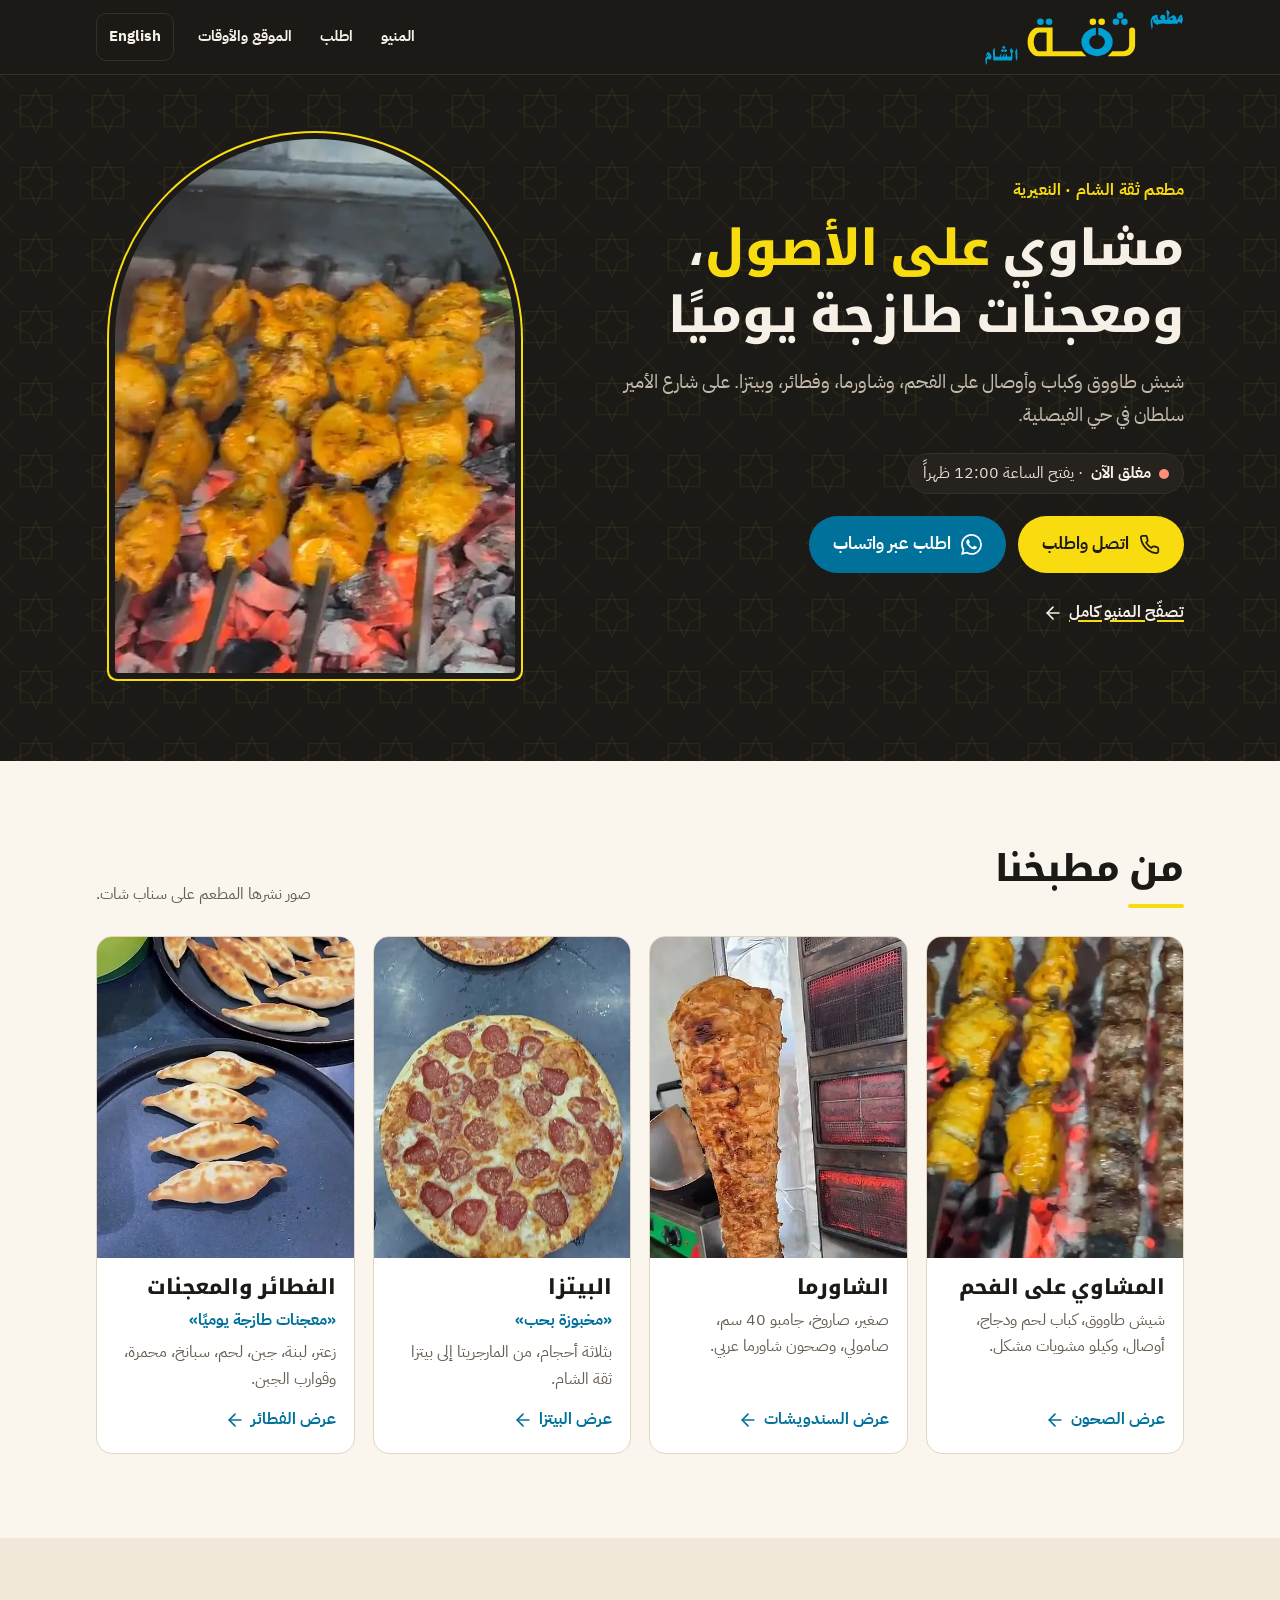
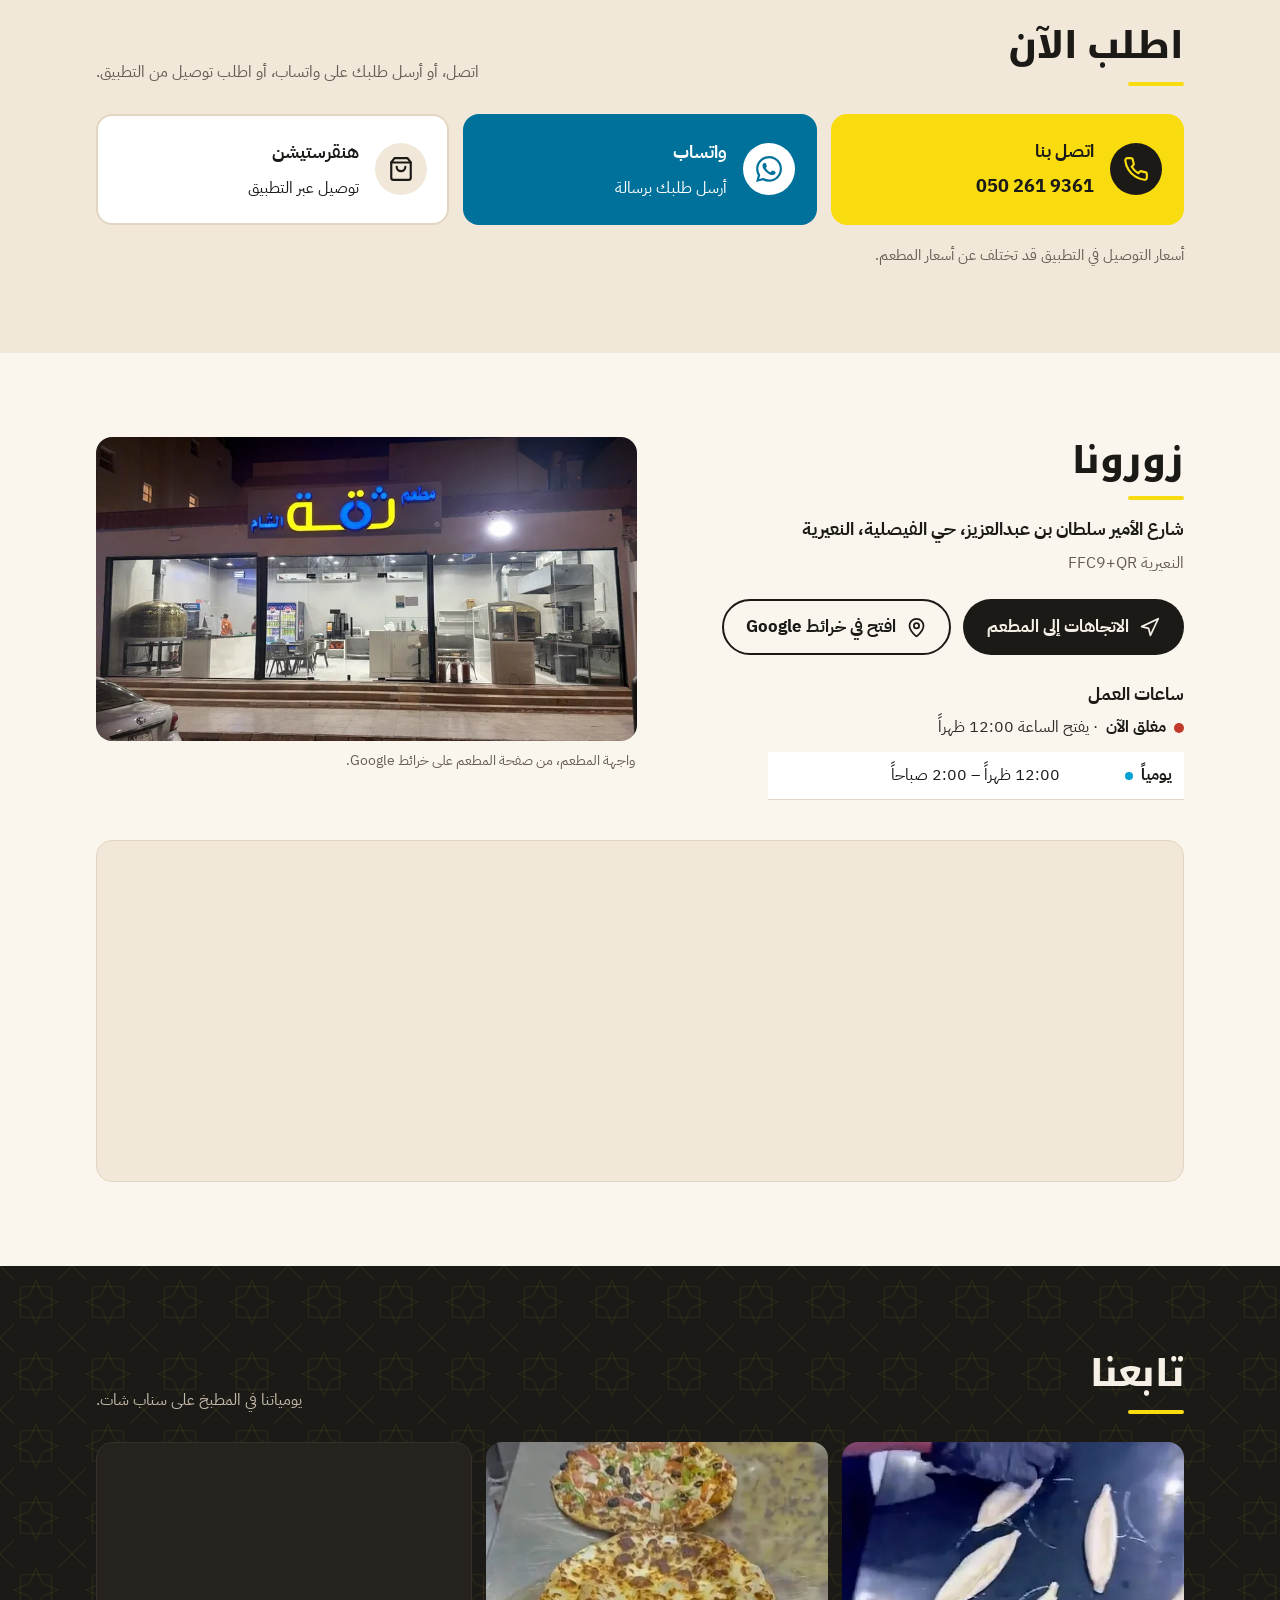
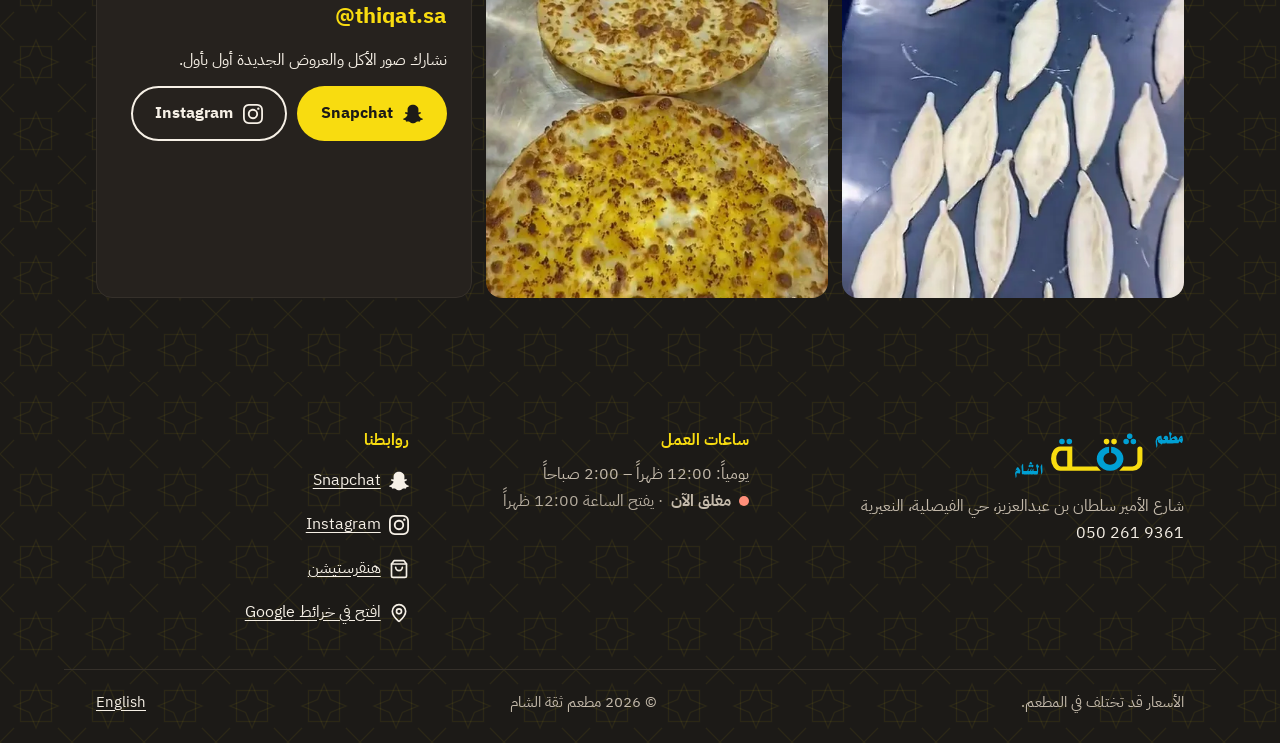
<file: index.html>
<!doctype html>
<html lang="ar" dir="rtl" data-root="">
<head>
<meta charset="utf-8">
<meta name="viewport" content="width=device-width, initial-scale=1">
<title>مطعم ثقة الشام | مشاوي وشاورما وفطائر وبيتزا في النعيرية</title>
<meta name="description" content="مطعم ثقة الشام في حي الفيصلية بالنعيرية: مشاوي على الفحم، شاورما، فطائر وبيتزا. تصفّح المنيو والأسعار، واتصل أو اطلب عبر واتساب أو هنقرستيشن.">
<link rel="canonical" href="https://bloxforlife.github.io/theqah-restraunt/">
<link rel="alternate" hreflang="ar" href="https://bloxforlife.github.io/theqah-restraunt/">
<link rel="alternate" hreflang="en" href="https://bloxforlife.github.io/theqah-restraunt/en/">
<link rel="alternate" hreflang="x-default" href="https://bloxforlife.github.io/theqah-restraunt/">
<meta name="theme-color" content="#1c1a17">
<meta property="og:type" content="website">
<meta property="og:site_name" content="مطعم ثقة الشام">
<meta property="og:title" content="مطعم ثقة الشام | مشاوي وشاورما وفطائر وبيتزا في النعيرية">
<meta property="og:description" content="مطعم ثقة الشام في حي الفيصلية بالنعيرية: مشاوي على الفحم، شاورما، فطائر وبيتزا. تصفّح المنيو والأسعار، واتصل أو اطلب عبر واتساب أو هنقرستيشن.">
<meta property="og:url" content="https://bloxforlife.github.io/theqah-restraunt/">
<meta property="og:image" content="https://bloxforlife.github.io/theqah-restraunt/assets/img/og-image.jpg">
<meta property="og:image:width" content="1200">
<meta property="og:image:height" content="630">
<meta property="og:image:alt" content="واجهة مطعم ثقة الشام ليلاً مع اللوحة المضيئة">
<meta property="og:locale" content="ar_SA">
<meta property="og:locale:alternate" content="en_US">
<meta name="twitter:card" content="summary_large_image">
<link rel="icon" href="favicon.ico" sizes="48x48">
<link rel="icon" href="favicon.svg" type="image/svg+xml">
<link rel="apple-touch-icon" href="apple-touch-icon.png">
<link rel="manifest" href="site.webmanifest">
<link rel="preload" href="assets/fonts/plex-arabic-400.woff2" as="font" type="font/woff2" crossorigin>
<link rel="preload" href="assets/fonts/kufi-800.woff2" as="font" type="font/woff2" crossorigin>
<link rel="preload" href="assets/img/hero-grill.webp" as="image" type="image/webp" fetchpriority="high">
<link rel="stylesheet" href="assets/css/site.css">
<script src="config.js" defer></script>
<script src="assets/js/site.js" defer></script>
</head>
<body class="has-action-bar">
<svg xmlns="http://www.w3.org/2000/svg" style="display:none"><symbol id="i-phone" viewBox="0 0 24 24" fill="none" stroke="currentColor" stroke-width="2" stroke-linecap="round" stroke-linejoin="round"><path d="M22 16.92v3a2 2 0 0 1-2.18 2 19.79 19.79 0 0 1-8.63-3.07 19.5 19.5 0 0 1-6-6 19.79 19.79 0 0 1-3.07-8.67A2 2 0 0 1 4.11 2h3a2 2 0 0 1 2 1.72 12.84 12.84 0 0 0 .7 2.81 2 2 0 0 1-.45 2.11L8.09 9.91a16 16 0 0 0 6 6l1.27-1.27a2 2 0 0 1 2.11-.45 12.84 12.84 0 0 0 2.81.7A2 2 0 0 1 22 16.92z"/></symbol><symbol id="i-whatsapp" viewBox="0 0 24 24" fill="currentColor"><path d="M17.472 14.382c-.297-.149-1.758-.867-2.03-.967-.273-.099-.471-.148-.67.15-.197.297-.767.966-.94 1.164-.173.199-.347.223-.644.075-.297-.15-1.255-.463-2.39-1.475-.883-.788-1.48-1.761-1.653-2.059-.173-.297-.018-.458.13-.606.134-.133.298-.347.446-.52.149-.174.198-.298.298-.497.099-.198.05-.371-.025-.52-.075-.149-.669-1.612-.916-2.207-.242-.579-.487-.5-.669-.51-.173-.008-.371-.01-.57-.01-.198 0-.52.074-.792.372-.272.297-1.04 1.016-1.04 2.479 0 1.462 1.065 2.875 1.213 3.074.149.198 2.096 3.2 5.077 4.487.709.306 1.262.489 1.694.625.712.227 1.36.195 1.871.118.571-.085 1.758-.719 2.006-1.413.248-.694.248-1.289.173-1.413-.074-.124-.272-.198-.57-.347m-5.421 7.403h-.004a9.87 9.87 0 01-5.031-1.378l-.361-.214-3.741.982.998-3.648-.235-.374a9.86 9.86 0 01-1.51-5.26c.001-5.45 4.436-9.884 9.888-9.884 2.64 0 5.122 1.03 6.988 2.898a9.825 9.825 0 012.893 6.994c-.003 5.45-4.437 9.884-9.885 9.884m8.413-18.297A11.815 11.815 0 0012.05 0C5.495 0 .16 5.335.157 11.892c0 2.096.547 4.142 1.588 5.945L.057 24l6.305-1.654a11.882 11.882 0 005.683 1.448h.005c6.554 0 11.89-5.335 11.893-11.893a11.821 11.821 0 00-3.48-8.413Z"/></symbol><symbol id="i-snapchat" viewBox="0 0 24 24" fill="currentColor"><path d="M12.206.793c.99 0 4.347.276 5.93 3.821.529 1.193.403 3.219.299 4.847l-.003.06c-.012.18-.022.345-.03.51.075.045.203.09.401.09.3-.016.659-.12 1.033-.301.165-.088.344-.104.464-.104.182 0 .359.029.509.09.45.149.734.479.734.838.015.449-.39.839-1.213 1.168-.089.029-.209.075-.344.119-.45.135-1.139.36-1.333.81-.09.224-.061.524.12.868l.015.015c.06.136 1.526 3.475 4.791 4.014.255.044.435.27.42.509 0 .075-.015.149-.045.225-.24.569-1.273.988-3.146 1.271-.059.091-.12.375-.164.57-.029.179-.074.36-.134.553-.076.271-.27.405-.555.405h-.03c-.135 0-.313-.031-.538-.074-.36-.075-.765-.135-1.273-.135-.3 0-.599.015-.913.074-.6.104-1.123.464-1.723.884-.853.599-1.826 1.288-3.294 1.288-.06 0-.119-.015-.18-.015h-.149c-1.468 0-2.427-.675-3.279-1.288-.599-.42-1.107-.779-1.707-.884-.314-.045-.629-.074-.928-.074-.54 0-.958.089-1.272.149-.211.043-.391.074-.54.074-.374 0-.523-.224-.583-.42-.061-.192-.09-.389-.135-.567-.046-.181-.105-.494-.166-.57-1.918-.222-2.95-.642-3.189-1.226-.031-.063-.052-.15-.055-.225-.015-.243.165-.465.42-.509 3.264-.54 4.73-3.879 4.791-4.02l.016-.029c.18-.345.224-.645.119-.869-.195-.434-.884-.658-1.332-.809-.121-.029-.24-.074-.346-.119-1.107-.435-1.257-.93-1.197-1.273.09-.479.674-.793 1.168-.793.146 0 .27.029.383.074.42.194.789.3 1.104.3.234 0 .384-.06.465-.105l-.046-.569c-.098-1.626-.225-3.651.307-4.837C7.392 1.077 10.739.807 11.727.807l.419-.015h.06z"/></symbol><symbol id="i-instagram" viewBox="0 0 24 24" fill="currentColor"><path d="M7.0301.084c-1.2768.0602-2.1487.264-2.911.5634-.7888.3075-1.4575.72-2.1228 1.3877-.6652.6677-1.075 1.3368-1.3802 2.127-.2954.7638-.4956 1.6365-.552 2.914-.0564 1.2775-.0689 1.6882-.0626 4.947.0062 3.2586.0206 3.6671.0825 4.9473.061 1.2765.264 2.1482.5635 2.9107.308.7889.72 1.4573 1.388 2.1228.6679.6655 1.3365 1.0743 2.1285 1.38.7632.295 1.6361.4961 2.9134.552 1.2773.056 1.6884.069 4.9462.0627 3.2578-.0062 3.668-.0207 4.9478-.0814 1.28-.0607 2.147-.2652 2.9098-.5633.7889-.3086 1.4578-.72 2.1228-1.3881.665-.6682 1.0745-1.3378 1.3795-2.1284.2957-.7632.4966-1.636.552-2.9124.056-1.2809.0692-1.6898.063-4.948-.0063-3.2583-.021-3.6668-.0817-4.9465-.0607-1.2797-.264-2.1487-.5633-2.9117-.3084-.7889-.72-1.4568-1.3876-2.1228C21.2982 1.33 20.628.9208 19.8378.6165 19.074.321 18.2017.1197 16.9244.0645 15.6471.0093 15.236-.005 11.977.0014 8.718.0076 8.31.0215 7.0301.0839m.1402 21.6932c-1.17-.0509-1.8053-.2453-2.2287-.408-.5606-.216-.96-.4771-1.3819-.895-.422-.4178-.6811-.8186-.9-1.378-.1644-.4234-.3624-1.058-.4171-2.228-.0595-1.2645-.072-1.6442-.079-4.848-.007-3.2037.0053-3.583.0607-4.848.05-1.169.2456-1.805.408-2.2282.216-.5613.4762-.96.895-1.3816.4188-.4217.8184-.6814 1.3783-.9003.423-.1651 1.0575-.3614 2.227-.4171 1.2655-.06 1.6447-.072 4.848-.079 3.2033-.007 3.5835.005 4.8495.0608 1.169.0508 1.8053.2445 2.228.408.5608.216.96.4754 1.3816.895.4217.4194.6816.8176.9005 1.3787.1653.4217.3617 1.056.4169 2.2263.0602 1.2655.0739 1.645.0796 4.848.0058 3.203-.0055 3.5834-.061 4.848-.051 1.17-.245 1.8055-.408 2.2294-.216.5604-.4763.96-.8954 1.3814-.419.4215-.8181.6811-1.3783.9-.4224.1649-1.0577.3617-2.2262.4174-1.2656.0595-1.6448.072-4.8493.079-3.2045.007-3.5825-.006-4.848-.0608M16.953 5.5864A1.44 1.44 0 1 0 18.39 4.144a1.44 1.44 0 0 0-1.437 1.4424M5.8385 12.012c.0067 3.4032 2.7706 6.1557 6.173 6.1493 3.4026-.0065 6.157-2.7701 6.1506-6.1733-.0065-3.4032-2.771-6.1565-6.174-6.1498-3.403.0067-6.156 2.771-6.1496 6.1738M8 12.0077a4 4 0 1 1 4.008 3.9921A3.9996 3.9996 0 0 1 8 12.0077"/></symbol><symbol id="i-map-pin" viewBox="0 0 24 24" fill="none" stroke="currentColor" stroke-width="2" stroke-linecap="round" stroke-linejoin="round"><path d="M20 10c0 4.993-5.539 10.193-7.399 11.799a1 1 0 0 1-1.202 0C9.539 20.193 4 14.993 4 10a8 8 0 0 1 16 0"/><circle cx="12" cy="10" r="3"/></symbol><symbol id="i-clock" viewBox="0 0 24 24" fill="none" stroke="currentColor" stroke-width="2" stroke-linecap="round" stroke-linejoin="round"><circle cx="12" cy="12" r="10"/><polyline points="12 6 12 12 16 14"/></symbol><symbol id="i-search" viewBox="0 0 24 24" fill="none" stroke="currentColor" stroke-width="2" stroke-linecap="round" stroke-linejoin="round"><circle cx="11" cy="11" r="8"/><path d="m21 21-4.3-4.3"/></symbol><symbol id="i-navigation" viewBox="0 0 24 24" fill="none" stroke="currentColor" stroke-width="2" stroke-linecap="round" stroke-linejoin="round"><polygon points="3 11 22 2 13 21 11 13 3 11"/></symbol><symbol id="i-shopping-bag" viewBox="0 0 24 24" fill="none" stroke="currentColor" stroke-width="2" stroke-linecap="round" stroke-linejoin="round"><path d="M6 2 3 6v14a2 2 0 0 0 2 2h14a2 2 0 0 0 2-2V6l-3-4Z"/><path d="M3 6h18"/><path d="M16 10a4 4 0 0 1-8 0"/></symbol><symbol id="i-arrow-right" viewBox="0 0 24 24" fill="none" stroke="currentColor" stroke-width="2" stroke-linecap="round" stroke-linejoin="round"><path d="M5 12h14"/><path d="m12 5 7 7-7 7"/></symbol><symbol id="i-utensils-crossed" viewBox="0 0 24 24" fill="none" stroke="currentColor" stroke-width="2" stroke-linecap="round" stroke-linejoin="round"><path d="m16 2-2.3 2.3a3 3 0 0 0 0 4.2l1.8 1.8a3 3 0 0 0 4.2 0L22 8"/><path d="M15 15 3.3 3.3a4.2 4.2 0 0 0 0 6l7.3 7.3c.7.7 2 .7 2.8 0L15 15Zm0 0 7 7"/><path d="m2.1 21.8 6.4-6.3"/><path d="m19 5-7 7"/></symbol></svg>
<a class="skip" href="#main">تخطَّ إلى المحتوى</a>
<header class="site-header">
  <div class="wrap header-inner">
    <a class="brand" href="./"><img src="assets/img/logo.svg" width="200" height="58" alt="مطعم ثقة الشام: الصفحة الرئيسية"></a>
    <nav class="main-nav" aria-label="القائمة الرئيسية">
      <a href="menu.html">المنيو</a>
      <a class="nav-extra" href="#order">اطلب</a>
      <a class="nav-extra" href="#visit">الموقع والأوقات</a>
    </nav>
    <a class="lang-link" href="en/" hreflang="en" lang="en">English</a>
  </div>
</header>
<main id="main">
  <section class="hero on-night" aria-labelledby="hero-title">
    <div class="wrap hero-grid">
      <div class="hero-copy">
        <p class="eyebrow">مطعم ثقة الشام · النعيرية</p>
        <h1 id="hero-title">مشاوي <span class="accent">على الأصول</span>،<br>ومعجنات طازجة يوميًا</h1>
        <p class="lead">شيش طاووق وكباب وأوصال على الفحم، وشاورما، وفطائر، وبيتزا. على شارع الأمير سلطان في حي الفيصلية.</p>
        <p class="status status-pill" data-open-status aria-live="polite"></p>
        <div class="cta-row">
          <a class="btn btn-call" data-link="call" href="#order"><svg class="icon icon-line" aria-hidden="true" focusable="false"><use href="#i-phone"/></svg><span>اتصل واطلب</span></a>
          <a class="btn btn-wa" data-link="whatsapp" data-link-box href="#order"><svg class="icon " aria-hidden="true" focusable="false"><use href="#i-whatsapp"/></svg><span>اطلب عبر واتساب</span></a>
        </div>
        <a class="text-link" href="menu.html">تصفّح المنيو كامل <svg class="icon icon-line flip" aria-hidden="true" focusable="false"><use href="#i-arrow-right"/></svg></a>
      </div>
      <figure class="hero-photo arch">
        <img src="assets/img/hero-grill.webp" width="480" height="640" alt="أسياخ شيش طاووق على الفحم في مطبخ مطعم ثقة الشام" fetchpriority="high" decoding="async">
      </figure>
    </div>
  </section>

  <section class="section kitchen" aria-labelledby="kitchen-title">
    <div class="wrap">
      <div class="section-head">
        <div><h2 id="kitchen-title">من مطبخنا</h2><div class="rule"></div></div>
        <p class="section-sub">صور نشرها المطعم على سناب شات.</p>
      </div>
      <ul class="tiles">
        <li class="tile"><a href="menu.html#cat-plates">
          <img src="assets/img/grill-skewers.webp" width="480" height="600" alt="أسياخ دجاج وكباب لحم على الفحم" loading="lazy" decoding="async">
          <div class="tile-text"><h3>المشاوي على الفحم</h3><p>شيش طاووق، كباب لحم ودجاج، أوصال، وكيلو مشويات مشكل.</p><span class="tile-more">عرض الصحون <svg class="icon icon-line flip" aria-hidden="true" focusable="false"><use href="#i-arrow-right"/></svg></span></div>
        </a></li>
        <li class="tile"><a href="menu.html#cat-sandwiches">
          <img src="assets/img/shawarma.webp" width="480" height="600" alt="سيخ شاورما الدجاج في المطعم" loading="lazy" decoding="async">
          <div class="tile-text"><h3>الشاورما</h3><p>صغير، صاروخ، جامبو 40 سم، صامولي، وصحون شاورما عربي.</p><span class="tile-more">عرض السندويشات <svg class="icon icon-line flip" aria-hidden="true" focusable="false"><use href="#i-arrow-right"/></svg></span></div>
        </a></li>
        <li class="tile"><a href="menu.html#cat-pizza">
          <img src="assets/img/pizza.webp" width="480" height="600" alt="بيتزا ببروني خارجة من الفرن" loading="lazy" decoding="async">
          <div class="tile-text"><h3>البيتزا</h3><p class="quote">«مخبوزة بحب»</p><p>بثلاثة أحجام، من المارجريتا إلى بيتزا ثقة الشام.</p><span class="tile-more">عرض البيتزا <svg class="icon icon-line flip" aria-hidden="true" focusable="false"><use href="#i-arrow-right"/></svg></span></div>
        </a></li>
        <li class="tile"><a href="menu.html#cat-fatayer">
          <img src="assets/img/fatayer.webp" width="480" height="600" alt="فطائر مخبوزة على صواني المطعم" loading="lazy" decoding="async">
          <div class="tile-text"><h3>الفطائر والمعجنات</h3><p class="quote">«معجنات طازجة يوميًا»</p><p>زعتر، لبنة، جبن، لحم، سبانخ، محمرة، وقوارب الجبن.</p><span class="tile-more">عرض الفطائر <svg class="icon icon-line flip" aria-hidden="true" focusable="false"><use href="#i-arrow-right"/></svg></span></div>
        </a></li>
      </ul>
    </div>
  </section>

  <section class="section order" id="order" aria-labelledby="order-title">
    <div class="wrap">
      <div class="section-head">
        <div><h2 id="order-title">اطلب الآن</h2><div class="rule"></div></div>
        <p class="section-sub">اتصل، أو أرسل طلبك على واتساب، أو اطلب توصيل من التطبيق.</p>
      </div>
      <div class="order-grid">
        <a class="order-card oc-call" data-link="call" href="#">
          <span class="oc-icon"><svg class="icon icon-line" aria-hidden="true" focusable="false"><use href="#i-phone"/></svg></span>
          <span class="oc-title">اتصل بنا</span>
          <span class="oc-detail"><span class="ltr" data-text="phone"></span></span>
        </a>
        <a class="order-card oc-wa" data-link="whatsapp" data-link-box href="#">
          <span class="oc-icon"><svg class="icon " aria-hidden="true" focusable="false"><use href="#i-whatsapp"/></svg></span>
          <span class="oc-title">واتساب</span>
          <span class="oc-detail">أرسل طلبك برسالة</span>
        </a>
        <a class="order-card oc-app" data-link="hungerstation" data-link-box href="#">
          <span class="oc-icon"><svg class="icon icon-line" aria-hidden="true" focusable="false"><use href="#i-shopping-bag"/></svg></span>
          <span class="oc-title">هنقرستيشن</span>
          <span class="oc-detail">توصيل عبر التطبيق</span>
        </a>
      </div>
      <p class="note">أسعار التوصيل في التطبيق قد تختلف عن أسعار المطعم.</p>
    </div>
  </section>

  <section class="section visit" id="visit" aria-labelledby="visit-title">
    <div class="wrap visit-grid">
      <div class="visit-info">
        <h2 id="visit-title">زورونا</h2><div class="rule"></div>
        <p class="address" data-text="address"></p>
        <p class="plus-code"><span class="ltr" data-text="plusCode"></span></p>
        <div class="cta-row">
          <a class="btn btn-dark" data-link="directions" href="#"><svg class="icon icon-line" aria-hidden="true" focusable="false"><use href="#i-navigation"/></svg><span>الاتجاهات إلى المطعم</span></a>
          <a class="btn btn-line" data-link="maps" href="#"><svg class="icon icon-line" aria-hidden="true" focusable="false"><use href="#i-map-pin"/></svg><span>افتح في خرائط Google</span></a>
        </div>
        <h3>ساعات العمل</h3>
        <p class="status status-light" data-open-status aria-live="polite"></p>
        <table class="hours" data-hours><caption class="sr-only">ساعات العمل</caption></table>
      </div>
      <figure class="visit-photo">
        <img src="assets/img/storefront-800.webp" srcset="assets/img/storefront-800.webp 800w, assets/img/storefront-1600.webp 1600w"
             sizes="(min-width: 900px) 600px, 100vw" width="1600" height="900" alt="واجهة مطعم ثقة الشام ليلاً: اللوحة المضيئة، الواجهة الزجاجية، وفرن القبة" loading="lazy" decoding="async">
        <figcaption>واجهة المطعم، من صفحة المطعم على خرائط Google.</figcaption>
      </figure>
      <div class="visit-map">
        <iframe data-map title="خريطة موقع مطعم ثقة الشام" loading="lazy" referrerpolicy="no-referrer-when-downgrade"></iframe>
      </div>
    </div>
  </section>

  <section class="section snap on-night" aria-labelledby="snap-title">
    <div class="wrap">
      <div class="section-head">
        <div><h2 id="snap-title">تابعنا</h2><div class="rule"></div></div>
        <p class="section-sub">يومياتنا في المطبخ على سناب شات.</p>
      </div>
      <div class="snap-grid">
        <figure><img src="assets/img/fatayer-dough.webp" width="480" height="640" alt="تشكيل عجينة الفطائر يدوياً" loading="lazy" decoding="async"></figure>
        <figure><img src="assets/img/pizzas-row.webp" width="480" height="640" alt="بيتزا جاهزة على طاولة المطبخ" loading="lazy" decoding="async"></figure>
        <div class="snap-card">
          <p class="handle">@thiqat.sa</p>
          <p>نشارك صور الأكل والعروض الجديدة أول بأول.</p>
          <div class="social-buttons">
            <a class="btn btn-call" data-link="snapchat" data-link-box href="#"><svg class="icon " aria-hidden="true" focusable="false"><use href="#i-snapchat"/></svg><span>Snapchat</span></a>
            <a class="btn btn-ghost" data-link="instagram" data-link-box href="#"><svg class="icon " aria-hidden="true" focusable="false"><use href="#i-instagram"/></svg><span>Instagram</span></a>
          </div>
        </div>
      </div>
    </div>
  </section>
</main>
<footer class="site-footer on-night">
  <div class="wrap footer-grid">
    <div>
      <img class="footer-logo" src="assets/img/logo.svg" width="170" height="50" alt="مطعم ثقة الشام" loading="lazy">
      <p data-text="address"></p>
      <p><a data-link="call" href="#"><span class="ltr" data-text="phone"></span></a></p>
    </div>
    <div>
      <h2>ساعات العمل</h2>
      <p data-hours-summary></p>
      <p class="status" data-open-status aria-live="polite"></p>
    </div>
    <div>
      <h2>روابطنا</h2>
      <ul class="footer-links">
        <li data-link-box><a data-link="snapchat" href="#"><svg class="icon " aria-hidden="true" focusable="false"><use href="#i-snapchat"/></svg>Snapchat</a></li>
        <li data-link-box><a data-link="instagram" href="#"><svg class="icon " aria-hidden="true" focusable="false"><use href="#i-instagram"/></svg>Instagram</a></li>
        <li data-link-box><a data-link="hungerstation" href="#"><svg class="icon icon-line" aria-hidden="true" focusable="false"><use href="#i-shopping-bag"/></svg>هنقرستيشن</a></li>
        <li data-link-box><a data-link="maps" href="#"><svg class="icon icon-line" aria-hidden="true" focusable="false"><use href="#i-map-pin"/></svg>افتح في خرائط Google</a></li>
      </ul>
    </div>
  </div>
  <div class="wrap footer-bottom">
    <p>الأسعار قد تختلف في المطعم.</p>
    <p>© <span data-year>2026</span> مطعم ثقة الشام</p>
    <a href="en/" hreflang="en" lang="en">English</a>
  </div>
</footer>
<nav class="action-bar" aria-label="اتصال سريع">
  <a class="ab-call" data-link="call" href="#"><svg class="icon icon-line" aria-hidden="true" focusable="false"><use href="#i-phone"/></svg><span>اتصل</span></a>
  <a class="ab-wa" data-link="whatsapp" data-link-box href="#"><svg class="icon " aria-hidden="true" focusable="false"><use href="#i-whatsapp"/></svg><span>واتساب</span></a>
  <a href="menu.html"><svg class="icon icon-line" aria-hidden="true" focusable="false"><use href="#i-utensils-crossed"/></svg><span>المنيو</span></a>
</nav>
</body>
</html>
</file>
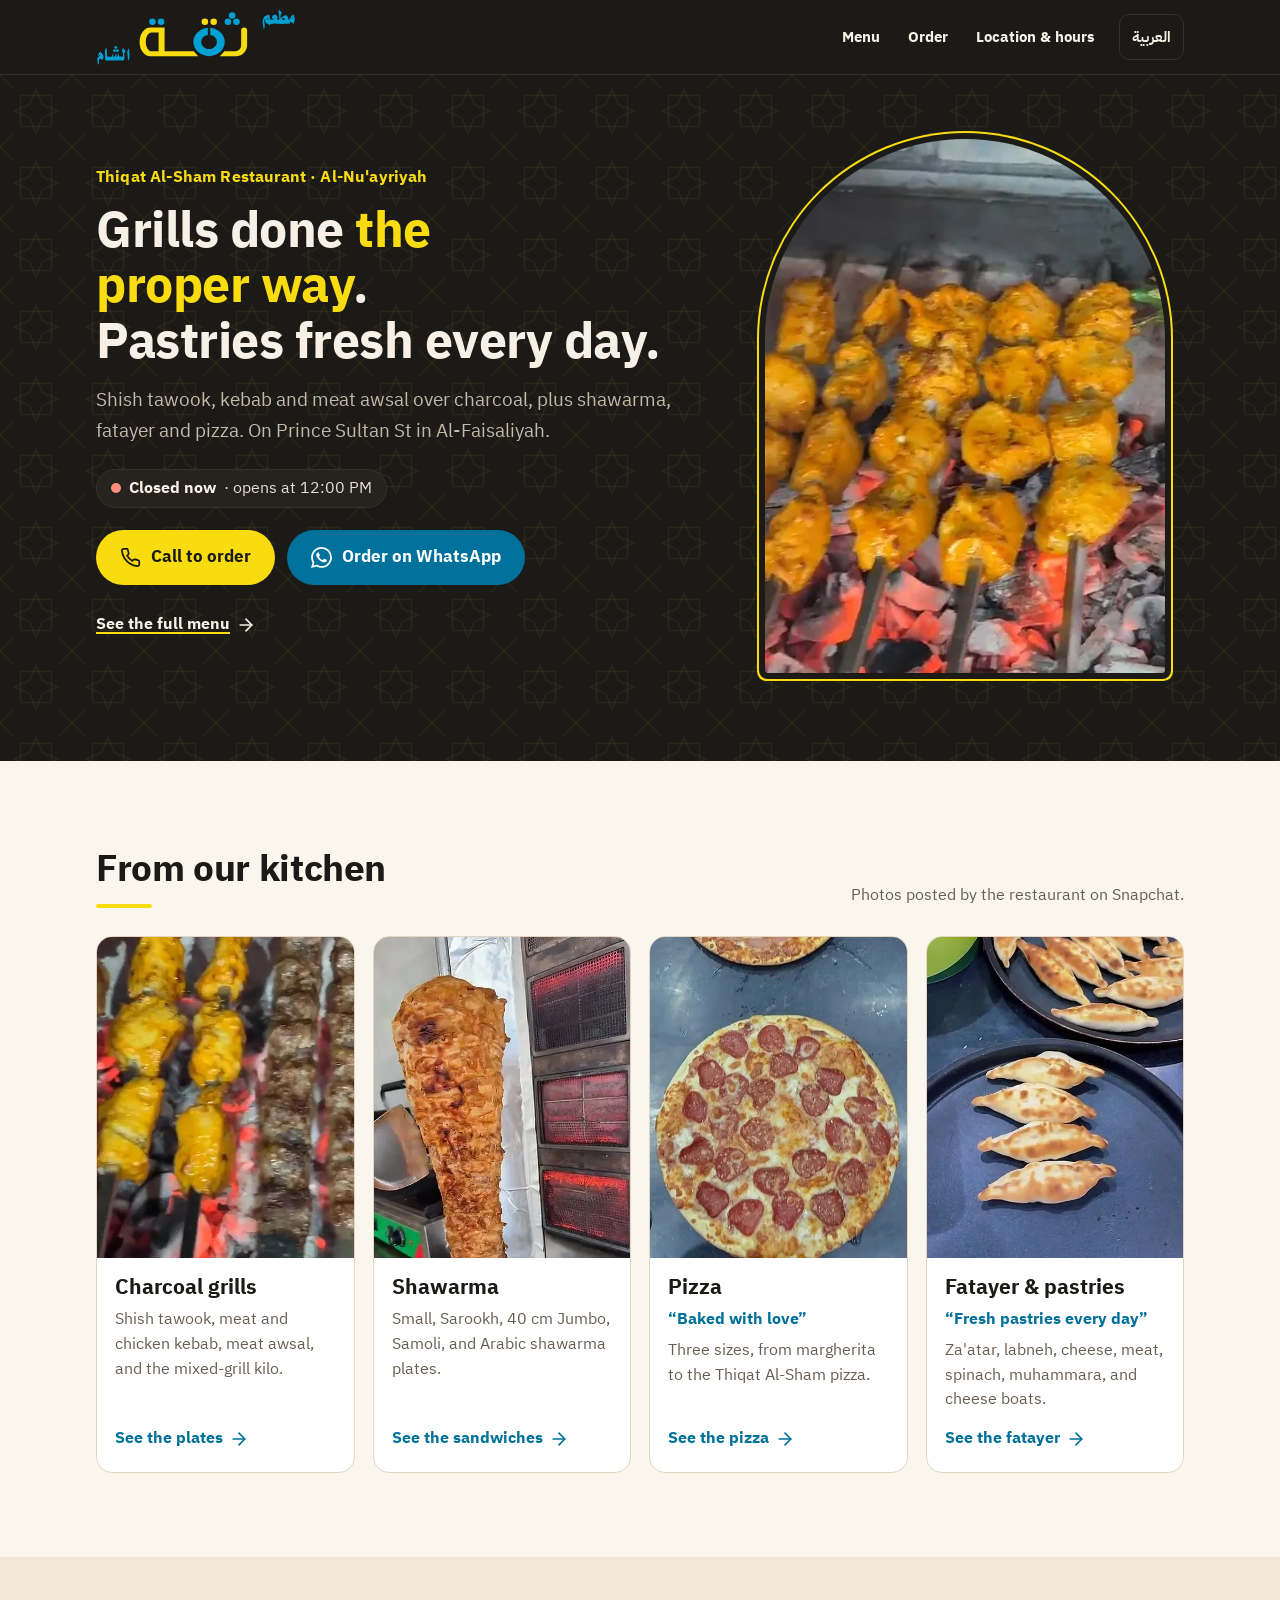
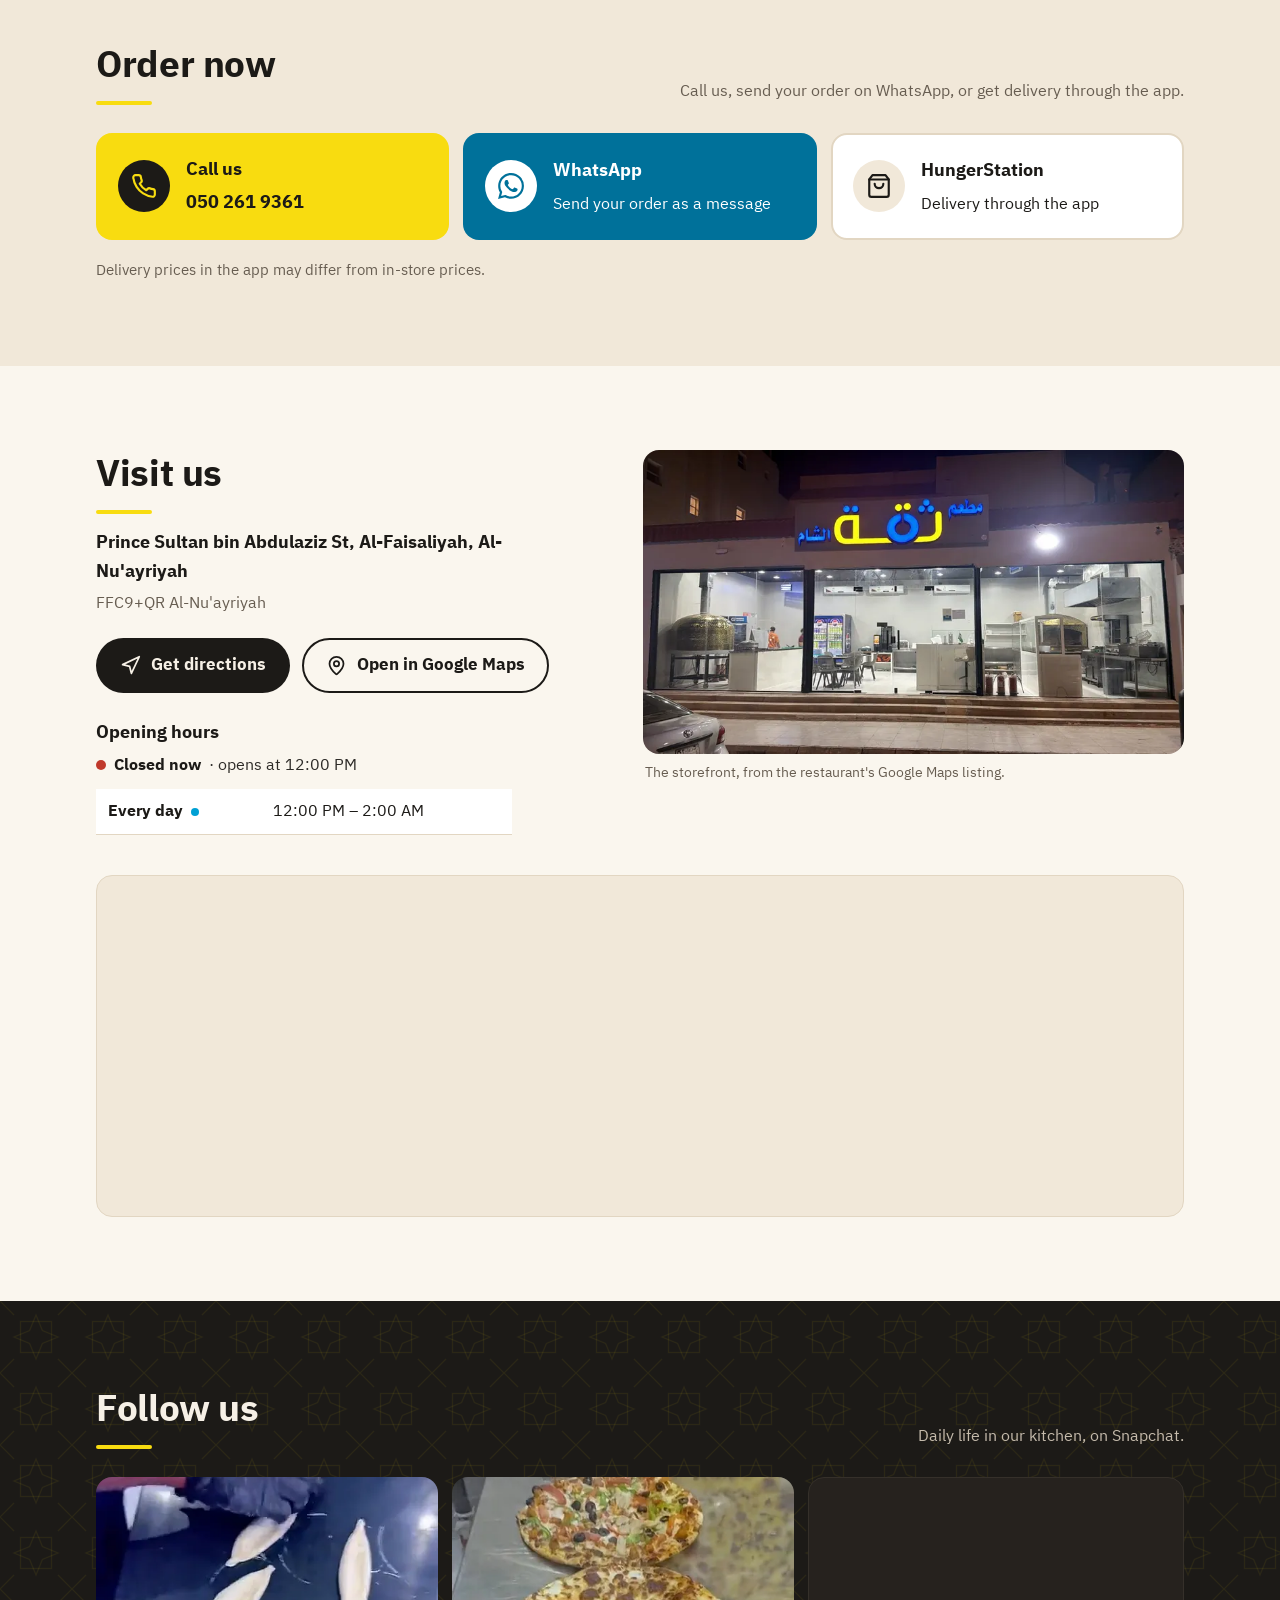
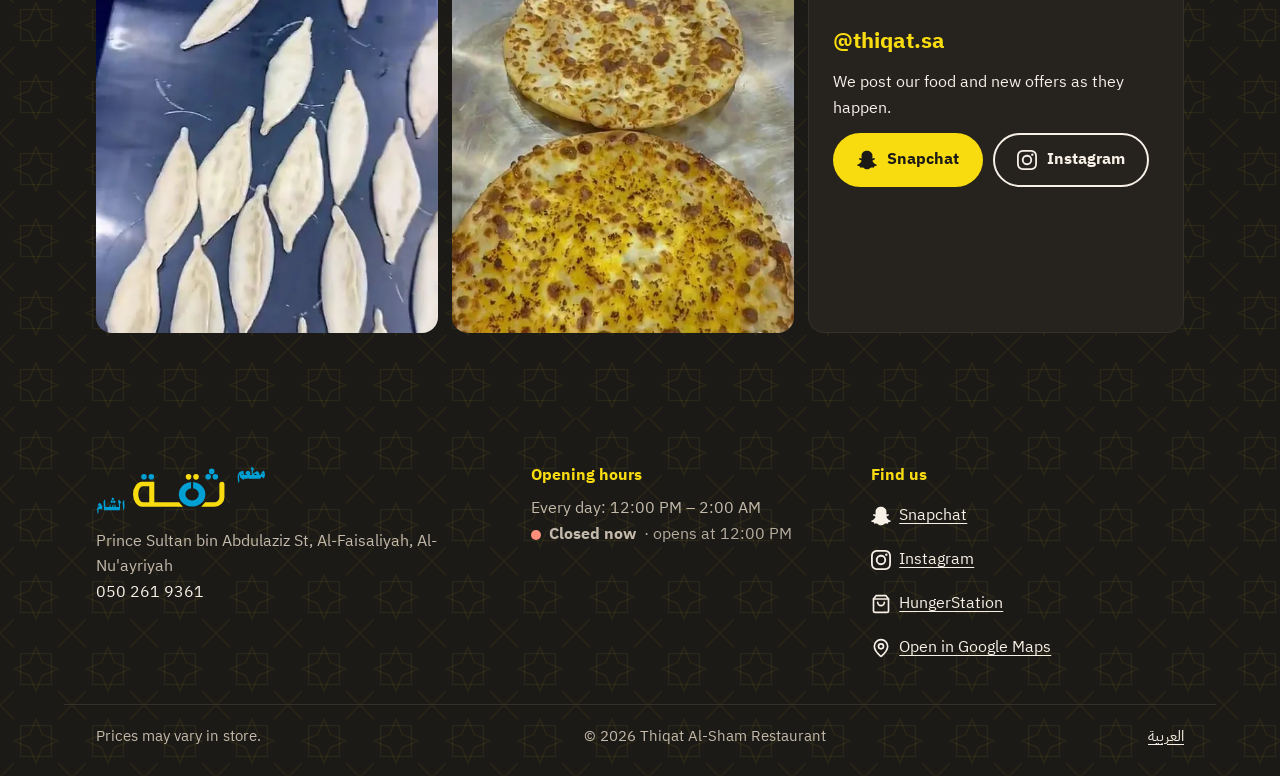
<file: en/index.html>
<!doctype html>
<html lang="en" dir="ltr" data-root="../">
<head>
<meta charset="utf-8">
<meta name="viewport" content="width=device-width, initial-scale=1">
<title>Thiqat Al-Sham Restaurant | Grills, Shawarma, Fatayer &amp; Pizza in Al-Nu&#x27;ayriyah</title>
<meta name="description" content="Thiqat Al-Sham Restaurant in Al-Faisaliyah, Al-Nu&#x27;ayriyah: charcoal grills, shawarma, fatayer and pizza. See the menu and prices, then call, order on WhatsApp or through HungerStation.">
<link rel="canonical" href="https://bloxforlife.github.io/theqah-restraunt/en/">
<link rel="alternate" hreflang="ar" href="https://bloxforlife.github.io/theqah-restraunt/">
<link rel="alternate" hreflang="en" href="https://bloxforlife.github.io/theqah-restraunt/en/">
<link rel="alternate" hreflang="x-default" href="https://bloxforlife.github.io/theqah-restraunt/">
<meta name="theme-color" content="#1c1a17">
<meta property="og:type" content="website">
<meta property="og:site_name" content="Thiqat Al-Sham Restaurant">
<meta property="og:title" content="Thiqat Al-Sham Restaurant | Grills, Shawarma, Fatayer &amp; Pizza in Al-Nu&#x27;ayriyah">
<meta property="og:description" content="Thiqat Al-Sham Restaurant in Al-Faisaliyah, Al-Nu&#x27;ayriyah: charcoal grills, shawarma, fatayer and pizza. See the menu and prices, then call, order on WhatsApp or through HungerStation.">
<meta property="og:url" content="https://bloxforlife.github.io/theqah-restraunt/en/">
<meta property="og:image" content="https://bloxforlife.github.io/theqah-restraunt/assets/img/og-image.jpg">
<meta property="og:image:width" content="1200">
<meta property="og:image:height" content="630">
<meta property="og:image:alt" content="Thiqat Al-Sham Restaurant storefront at night with its lit sign">
<meta property="og:locale" content="en_US">
<meta property="og:locale:alternate" content="ar_SA">
<meta name="twitter:card" content="summary_large_image">
<link rel="icon" href="../favicon.ico" sizes="48x48">
<link rel="icon" href="../favicon.svg" type="image/svg+xml">
<link rel="apple-touch-icon" href="../apple-touch-icon.png">
<link rel="manifest" href="../site.webmanifest">
<link rel="preload" href="../assets/fonts/plex-latin-400.woff2" as="font" type="font/woff2" crossorigin>
<link rel="preload" href="../assets/fonts/plex-latin-700.woff2" as="font" type="font/woff2" crossorigin>
<link rel="preload" href="../assets/img/hero-grill.webp" as="image" type="image/webp" fetchpriority="high">
<link rel="stylesheet" href="../assets/css/site.css">
<script src="../config.js" defer></script>
<script src="../assets/js/site.js" defer></script>
</head>
<body class="has-action-bar">
<svg xmlns="http://www.w3.org/2000/svg" style="display:none"><symbol id="i-phone" viewBox="0 0 24 24" fill="none" stroke="currentColor" stroke-width="2" stroke-linecap="round" stroke-linejoin="round"><path d="M22 16.92v3a2 2 0 0 1-2.18 2 19.79 19.79 0 0 1-8.63-3.07 19.5 19.5 0 0 1-6-6 19.79 19.79 0 0 1-3.07-8.67A2 2 0 0 1 4.11 2h3a2 2 0 0 1 2 1.72 12.84 12.84 0 0 0 .7 2.81 2 2 0 0 1-.45 2.11L8.09 9.91a16 16 0 0 0 6 6l1.27-1.27a2 2 0 0 1 2.11-.45 12.84 12.84 0 0 0 2.81.7A2 2 0 0 1 22 16.92z"/></symbol><symbol id="i-whatsapp" viewBox="0 0 24 24" fill="currentColor"><path d="M17.472 14.382c-.297-.149-1.758-.867-2.03-.967-.273-.099-.471-.148-.67.15-.197.297-.767.966-.94 1.164-.173.199-.347.223-.644.075-.297-.15-1.255-.463-2.39-1.475-.883-.788-1.48-1.761-1.653-2.059-.173-.297-.018-.458.13-.606.134-.133.298-.347.446-.52.149-.174.198-.298.298-.497.099-.198.05-.371-.025-.52-.075-.149-.669-1.612-.916-2.207-.242-.579-.487-.5-.669-.51-.173-.008-.371-.01-.57-.01-.198 0-.52.074-.792.372-.272.297-1.04 1.016-1.04 2.479 0 1.462 1.065 2.875 1.213 3.074.149.198 2.096 3.2 5.077 4.487.709.306 1.262.489 1.694.625.712.227 1.36.195 1.871.118.571-.085 1.758-.719 2.006-1.413.248-.694.248-1.289.173-1.413-.074-.124-.272-.198-.57-.347m-5.421 7.403h-.004a9.87 9.87 0 01-5.031-1.378l-.361-.214-3.741.982.998-3.648-.235-.374a9.86 9.86 0 01-1.51-5.26c.001-5.45 4.436-9.884 9.888-9.884 2.64 0 5.122 1.03 6.988 2.898a9.825 9.825 0 012.893 6.994c-.003 5.45-4.437 9.884-9.885 9.884m8.413-18.297A11.815 11.815 0 0012.05 0C5.495 0 .16 5.335.157 11.892c0 2.096.547 4.142 1.588 5.945L.057 24l6.305-1.654a11.882 11.882 0 005.683 1.448h.005c6.554 0 11.89-5.335 11.893-11.893a11.821 11.821 0 00-3.48-8.413Z"/></symbol><symbol id="i-snapchat" viewBox="0 0 24 24" fill="currentColor"><path d="M12.206.793c.99 0 4.347.276 5.93 3.821.529 1.193.403 3.219.299 4.847l-.003.06c-.012.18-.022.345-.03.51.075.045.203.09.401.09.3-.016.659-.12 1.033-.301.165-.088.344-.104.464-.104.182 0 .359.029.509.09.45.149.734.479.734.838.015.449-.39.839-1.213 1.168-.089.029-.209.075-.344.119-.45.135-1.139.36-1.333.81-.09.224-.061.524.12.868l.015.015c.06.136 1.526 3.475 4.791 4.014.255.044.435.27.42.509 0 .075-.015.149-.045.225-.24.569-1.273.988-3.146 1.271-.059.091-.12.375-.164.57-.029.179-.074.36-.134.553-.076.271-.27.405-.555.405h-.03c-.135 0-.313-.031-.538-.074-.36-.075-.765-.135-1.273-.135-.3 0-.599.015-.913.074-.6.104-1.123.464-1.723.884-.853.599-1.826 1.288-3.294 1.288-.06 0-.119-.015-.18-.015h-.149c-1.468 0-2.427-.675-3.279-1.288-.599-.42-1.107-.779-1.707-.884-.314-.045-.629-.074-.928-.074-.54 0-.958.089-1.272.149-.211.043-.391.074-.54.074-.374 0-.523-.224-.583-.42-.061-.192-.09-.389-.135-.567-.046-.181-.105-.494-.166-.57-1.918-.222-2.95-.642-3.189-1.226-.031-.063-.052-.15-.055-.225-.015-.243.165-.465.42-.509 3.264-.54 4.73-3.879 4.791-4.02l.016-.029c.18-.345.224-.645.119-.869-.195-.434-.884-.658-1.332-.809-.121-.029-.24-.074-.346-.119-1.107-.435-1.257-.93-1.197-1.273.09-.479.674-.793 1.168-.793.146 0 .27.029.383.074.42.194.789.3 1.104.3.234 0 .384-.06.465-.105l-.046-.569c-.098-1.626-.225-3.651.307-4.837C7.392 1.077 10.739.807 11.727.807l.419-.015h.06z"/></symbol><symbol id="i-instagram" viewBox="0 0 24 24" fill="currentColor"><path d="M7.0301.084c-1.2768.0602-2.1487.264-2.911.5634-.7888.3075-1.4575.72-2.1228 1.3877-.6652.6677-1.075 1.3368-1.3802 2.127-.2954.7638-.4956 1.6365-.552 2.914-.0564 1.2775-.0689 1.6882-.0626 4.947.0062 3.2586.0206 3.6671.0825 4.9473.061 1.2765.264 2.1482.5635 2.9107.308.7889.72 1.4573 1.388 2.1228.6679.6655 1.3365 1.0743 2.1285 1.38.7632.295 1.6361.4961 2.9134.552 1.2773.056 1.6884.069 4.9462.0627 3.2578-.0062 3.668-.0207 4.9478-.0814 1.28-.0607 2.147-.2652 2.9098-.5633.7889-.3086 1.4578-.72 2.1228-1.3881.665-.6682 1.0745-1.3378 1.3795-2.1284.2957-.7632.4966-1.636.552-2.9124.056-1.2809.0692-1.6898.063-4.948-.0063-3.2583-.021-3.6668-.0817-4.9465-.0607-1.2797-.264-2.1487-.5633-2.9117-.3084-.7889-.72-1.4568-1.3876-2.1228C21.2982 1.33 20.628.9208 19.8378.6165 19.074.321 18.2017.1197 16.9244.0645 15.6471.0093 15.236-.005 11.977.0014 8.718.0076 8.31.0215 7.0301.0839m.1402 21.6932c-1.17-.0509-1.8053-.2453-2.2287-.408-.5606-.216-.96-.4771-1.3819-.895-.422-.4178-.6811-.8186-.9-1.378-.1644-.4234-.3624-1.058-.4171-2.228-.0595-1.2645-.072-1.6442-.079-4.848-.007-3.2037.0053-3.583.0607-4.848.05-1.169.2456-1.805.408-2.2282.216-.5613.4762-.96.895-1.3816.4188-.4217.8184-.6814 1.3783-.9003.423-.1651 1.0575-.3614 2.227-.4171 1.2655-.06 1.6447-.072 4.848-.079 3.2033-.007 3.5835.005 4.8495.0608 1.169.0508 1.8053.2445 2.228.408.5608.216.96.4754 1.3816.895.4217.4194.6816.8176.9005 1.3787.1653.4217.3617 1.056.4169 2.2263.0602 1.2655.0739 1.645.0796 4.848.0058 3.203-.0055 3.5834-.061 4.848-.051 1.17-.245 1.8055-.408 2.2294-.216.5604-.4763.96-.8954 1.3814-.419.4215-.8181.6811-1.3783.9-.4224.1649-1.0577.3617-2.2262.4174-1.2656.0595-1.6448.072-4.8493.079-3.2045.007-3.5825-.006-4.848-.0608M16.953 5.5864A1.44 1.44 0 1 0 18.39 4.144a1.44 1.44 0 0 0-1.437 1.4424M5.8385 12.012c.0067 3.4032 2.7706 6.1557 6.173 6.1493 3.4026-.0065 6.157-2.7701 6.1506-6.1733-.0065-3.4032-2.771-6.1565-6.174-6.1498-3.403.0067-6.156 2.771-6.1496 6.1738M8 12.0077a4 4 0 1 1 4.008 3.9921A3.9996 3.9996 0 0 1 8 12.0077"/></symbol><symbol id="i-map-pin" viewBox="0 0 24 24" fill="none" stroke="currentColor" stroke-width="2" stroke-linecap="round" stroke-linejoin="round"><path d="M20 10c0 4.993-5.539 10.193-7.399 11.799a1 1 0 0 1-1.202 0C9.539 20.193 4 14.993 4 10a8 8 0 0 1 16 0"/><circle cx="12" cy="10" r="3"/></symbol><symbol id="i-clock" viewBox="0 0 24 24" fill="none" stroke="currentColor" stroke-width="2" stroke-linecap="round" stroke-linejoin="round"><circle cx="12" cy="12" r="10"/><polyline points="12 6 12 12 16 14"/></symbol><symbol id="i-search" viewBox="0 0 24 24" fill="none" stroke="currentColor" stroke-width="2" stroke-linecap="round" stroke-linejoin="round"><circle cx="11" cy="11" r="8"/><path d="m21 21-4.3-4.3"/></symbol><symbol id="i-navigation" viewBox="0 0 24 24" fill="none" stroke="currentColor" stroke-width="2" stroke-linecap="round" stroke-linejoin="round"><polygon points="3 11 22 2 13 21 11 13 3 11"/></symbol><symbol id="i-shopping-bag" viewBox="0 0 24 24" fill="none" stroke="currentColor" stroke-width="2" stroke-linecap="round" stroke-linejoin="round"><path d="M6 2 3 6v14a2 2 0 0 0 2 2h14a2 2 0 0 0 2-2V6l-3-4Z"/><path d="M3 6h18"/><path d="M16 10a4 4 0 0 1-8 0"/></symbol><symbol id="i-arrow-right" viewBox="0 0 24 24" fill="none" stroke="currentColor" stroke-width="2" stroke-linecap="round" stroke-linejoin="round"><path d="M5 12h14"/><path d="m12 5 7 7-7 7"/></symbol><symbol id="i-utensils-crossed" viewBox="0 0 24 24" fill="none" stroke="currentColor" stroke-width="2" stroke-linecap="round" stroke-linejoin="round"><path d="m16 2-2.3 2.3a3 3 0 0 0 0 4.2l1.8 1.8a3 3 0 0 0 4.2 0L22 8"/><path d="M15 15 3.3 3.3a4.2 4.2 0 0 0 0 6l7.3 7.3c.7.7 2 .7 2.8 0L15 15Zm0 0 7 7"/><path d="m2.1 21.8 6.4-6.3"/><path d="m19 5-7 7"/></symbol></svg>
<a class="skip" href="#main">Skip to content</a>
<header class="site-header">
  <div class="wrap header-inner">
    <a class="brand" href="./"><img src="../assets/img/logo.svg" width="200" height="58" alt="Thiqat Al-Sham Restaurant: home"></a>
    <nav class="main-nav" aria-label="Main">
      <a href="menu.html">Menu</a>
      <a class="nav-extra" href="#order">Order</a>
      <a class="nav-extra" href="#visit">Location & hours</a>
    </nav>
    <a class="lang-link" href="../" hreflang="ar" lang="ar">العربية</a>
  </div>
</header>
<main id="main">
  <section class="hero on-night" aria-labelledby="hero-title">
    <div class="wrap hero-grid">
      <div class="hero-copy">
        <p class="eyebrow">Thiqat Al-Sham Restaurant · Al-Nu'ayriyah</p>
        <h1 id="hero-title">Grills done <span class="accent">the proper way</span>.<br>Pastries fresh every day.</h1>
        <p class="lead">Shish tawook, kebab and meat awsal over charcoal, plus shawarma, fatayer and pizza. On Prince Sultan St in Al-Faisaliyah.</p>
        <p class="status status-pill" data-open-status aria-live="polite"></p>
        <div class="cta-row">
          <a class="btn btn-call" data-link="call" href="#order"><svg class="icon icon-line" aria-hidden="true" focusable="false"><use href="#i-phone"/></svg><span>Call to order</span></a>
          <a class="btn btn-wa" data-link="whatsapp" data-link-box href="#order"><svg class="icon " aria-hidden="true" focusable="false"><use href="#i-whatsapp"/></svg><span>Order on WhatsApp</span></a>
        </div>
        <a class="text-link" href="menu.html">See the full menu <svg class="icon icon-line flip" aria-hidden="true" focusable="false"><use href="#i-arrow-right"/></svg></a>
      </div>
      <figure class="hero-photo arch">
        <img src="../assets/img/hero-grill.webp" width="480" height="640" alt="Shish tawook skewers over charcoal in the Thiqat Al-Sham kitchen" fetchpriority="high" decoding="async">
      </figure>
    </div>
  </section>

  <section class="section kitchen" aria-labelledby="kitchen-title">
    <div class="wrap">
      <div class="section-head">
        <div><h2 id="kitchen-title">From our kitchen</h2><div class="rule"></div></div>
        <p class="section-sub">Photos posted by the restaurant on Snapchat.</p>
      </div>
      <ul class="tiles">
        <li class="tile"><a href="menu.html#cat-plates">
          <img src="../assets/img/grill-skewers.webp" width="480" height="600" alt="Chicken and meat kebab skewers over charcoal" loading="lazy" decoding="async">
          <div class="tile-text"><h3>Charcoal grills</h3><p>Shish tawook, meat and chicken kebab, meat awsal, and the mixed-grill kilo.</p><span class="tile-more">See the plates <svg class="icon icon-line flip" aria-hidden="true" focusable="false"><use href="#i-arrow-right"/></svg></span></div>
        </a></li>
        <li class="tile"><a href="menu.html#cat-sandwiches">
          <img src="../assets/img/shawarma.webp" width="480" height="600" alt="The chicken shawarma spit at the restaurant" loading="lazy" decoding="async">
          <div class="tile-text"><h3>Shawarma</h3><p>Small, Sarookh, 40 cm Jumbo, Samoli, and Arabic shawarma plates.</p><span class="tile-more">See the sandwiches <svg class="icon icon-line flip" aria-hidden="true" focusable="false"><use href="#i-arrow-right"/></svg></span></div>
        </a></li>
        <li class="tile"><a href="menu.html#cat-pizza">
          <img src="../assets/img/pizza.webp" width="480" height="600" alt="Pepperoni pizza fresh from the oven" loading="lazy" decoding="async">
          <div class="tile-text"><h3>Pizza</h3><p class="quote">“Baked with love”</p><p>Three sizes, from margherita to the Thiqat Al-Sham pizza.</p><span class="tile-more">See the pizza <svg class="icon icon-line flip" aria-hidden="true" focusable="false"><use href="#i-arrow-right"/></svg></span></div>
        </a></li>
        <li class="tile"><a href="menu.html#cat-fatayer">
          <img src="../assets/img/fatayer.webp" width="480" height="600" alt="Baked fatayer on the restaurant&#x27;s trays" loading="lazy" decoding="async">
          <div class="tile-text"><h3>Fatayer &amp; pastries</h3><p class="quote">“Fresh pastries every day”</p><p>Za&#x27;atar, labneh, cheese, meat, spinach, muhammara, and cheese boats.</p><span class="tile-more">See the fatayer <svg class="icon icon-line flip" aria-hidden="true" focusable="false"><use href="#i-arrow-right"/></svg></span></div>
        </a></li>
      </ul>
    </div>
  </section>

  <section class="section order" id="order" aria-labelledby="order-title">
    <div class="wrap">
      <div class="section-head">
        <div><h2 id="order-title">Order now</h2><div class="rule"></div></div>
        <p class="section-sub">Call us, send your order on WhatsApp, or get delivery through the app.</p>
      </div>
      <div class="order-grid">
        <a class="order-card oc-call" data-link="call" href="#">
          <span class="oc-icon"><svg class="icon icon-line" aria-hidden="true" focusable="false"><use href="#i-phone"/></svg></span>
          <span class="oc-title">Call us</span>
          <span class="oc-detail"><span class="ltr" data-text="phone"></span></span>
        </a>
        <a class="order-card oc-wa" data-link="whatsapp" data-link-box href="#">
          <span class="oc-icon"><svg class="icon " aria-hidden="true" focusable="false"><use href="#i-whatsapp"/></svg></span>
          <span class="oc-title">WhatsApp</span>
          <span class="oc-detail">Send your order as a message</span>
        </a>
        <a class="order-card oc-app" data-link="hungerstation" data-link-box href="#">
          <span class="oc-icon"><svg class="icon icon-line" aria-hidden="true" focusable="false"><use href="#i-shopping-bag"/></svg></span>
          <span class="oc-title">HungerStation</span>
          <span class="oc-detail">Delivery through the app</span>
        </a>
      </div>
      <p class="note">Delivery prices in the app may differ from in-store prices.</p>
    </div>
  </section>

  <section class="section visit" id="visit" aria-labelledby="visit-title">
    <div class="wrap visit-grid">
      <div class="visit-info">
        <h2 id="visit-title">Visit us</h2><div class="rule"></div>
        <p class="address" data-text="address"></p>
        <p class="plus-code"><span class="ltr" data-text="plusCode"></span></p>
        <div class="cta-row">
          <a class="btn btn-dark" data-link="directions" href="#"><svg class="icon icon-line" aria-hidden="true" focusable="false"><use href="#i-navigation"/></svg><span>Get directions</span></a>
          <a class="btn btn-line" data-link="maps" href="#"><svg class="icon icon-line" aria-hidden="true" focusable="false"><use href="#i-map-pin"/></svg><span>Open in Google Maps</span></a>
        </div>
        <h3>Opening hours</h3>
        <p class="status status-light" data-open-status aria-live="polite"></p>
        <table class="hours" data-hours><caption class="sr-only">Opening hours</caption></table>
      </div>
      <figure class="visit-photo">
        <img src="../assets/img/storefront-800.webp" srcset="../assets/img/storefront-800.webp 800w, ../assets/img/storefront-1600.webp 1600w"
             sizes="(min-width: 900px) 600px, 100vw" width="1600" height="900" alt="Thiqat Al-Sham storefront at night: lit sign, glass front and dome oven" loading="lazy" decoding="async">
        <figcaption>The storefront, from the restaurant's Google Maps listing.</figcaption>
      </figure>
      <div class="visit-map">
        <iframe data-map title="Map showing Thiqat Al-Sham Restaurant" loading="lazy" referrerpolicy="no-referrer-when-downgrade"></iframe>
      </div>
    </div>
  </section>

  <section class="section snap on-night" aria-labelledby="snap-title">
    <div class="wrap">
      <div class="section-head">
        <div><h2 id="snap-title">Follow us</h2><div class="rule"></div></div>
        <p class="section-sub">Daily life in our kitchen, on Snapchat.</p>
      </div>
      <div class="snap-grid">
        <figure><img src="../assets/img/fatayer-dough.webp" width="480" height="640" alt="Shaping fatayer dough by hand" loading="lazy" decoding="async"></figure>
        <figure><img src="../assets/img/pizzas-row.webp" width="480" height="640" alt="Pizzas ready on the kitchen counter" loading="lazy" decoding="async"></figure>
        <div class="snap-card">
          <p class="handle">@thiqat.sa</p>
          <p>We post our food and new offers as they happen.</p>
          <div class="social-buttons">
            <a class="btn btn-call" data-link="snapchat" data-link-box href="#"><svg class="icon " aria-hidden="true" focusable="false"><use href="#i-snapchat"/></svg><span>Snapchat</span></a>
            <a class="btn btn-ghost" data-link="instagram" data-link-box href="#"><svg class="icon " aria-hidden="true" focusable="false"><use href="#i-instagram"/></svg><span>Instagram</span></a>
          </div>
        </div>
      </div>
    </div>
  </section>
</main>
<footer class="site-footer on-night">
  <div class="wrap footer-grid">
    <div>
      <img class="footer-logo" src="../assets/img/logo.svg" width="170" height="50" alt="Thiqat Al-Sham Restaurant" loading="lazy">
      <p data-text="address"></p>
      <p><a data-link="call" href="#"><span class="ltr" data-text="phone"></span></a></p>
    </div>
    <div>
      <h2>Opening hours</h2>
      <p data-hours-summary></p>
      <p class="status" data-open-status aria-live="polite"></p>
    </div>
    <div>
      <h2>Find us</h2>
      <ul class="footer-links">
        <li data-link-box><a data-link="snapchat" href="#"><svg class="icon " aria-hidden="true" focusable="false"><use href="#i-snapchat"/></svg>Snapchat</a></li>
        <li data-link-box><a data-link="instagram" href="#"><svg class="icon " aria-hidden="true" focusable="false"><use href="#i-instagram"/></svg>Instagram</a></li>
        <li data-link-box><a data-link="hungerstation" href="#"><svg class="icon icon-line" aria-hidden="true" focusable="false"><use href="#i-shopping-bag"/></svg>HungerStation</a></li>
        <li data-link-box><a data-link="maps" href="#"><svg class="icon icon-line" aria-hidden="true" focusable="false"><use href="#i-map-pin"/></svg>Open in Google Maps</a></li>
      </ul>
    </div>
  </div>
  <div class="wrap footer-bottom">
    <p>Prices may vary in store.</p>
    <p>© <span data-year>2026</span> Thiqat Al-Sham Restaurant</p>
    <a href="../" hreflang="ar" lang="ar">العربية</a>
  </div>
</footer>
<nav class="action-bar" aria-label="Quick contact">
  <a class="ab-call" data-link="call" href="#"><svg class="icon icon-line" aria-hidden="true" focusable="false"><use href="#i-phone"/></svg><span>Call</span></a>
  <a class="ab-wa" data-link="whatsapp" data-link-box href="#"><svg class="icon " aria-hidden="true" focusable="false"><use href="#i-whatsapp"/></svg><span>WhatsApp</span></a>
  <a href="menu.html"><svg class="icon icon-line" aria-hidden="true" focusable="false"><use href="#i-utensils-crossed"/></svg><span>Menu</span></a>
</nav>
</body>
</html>
</file>
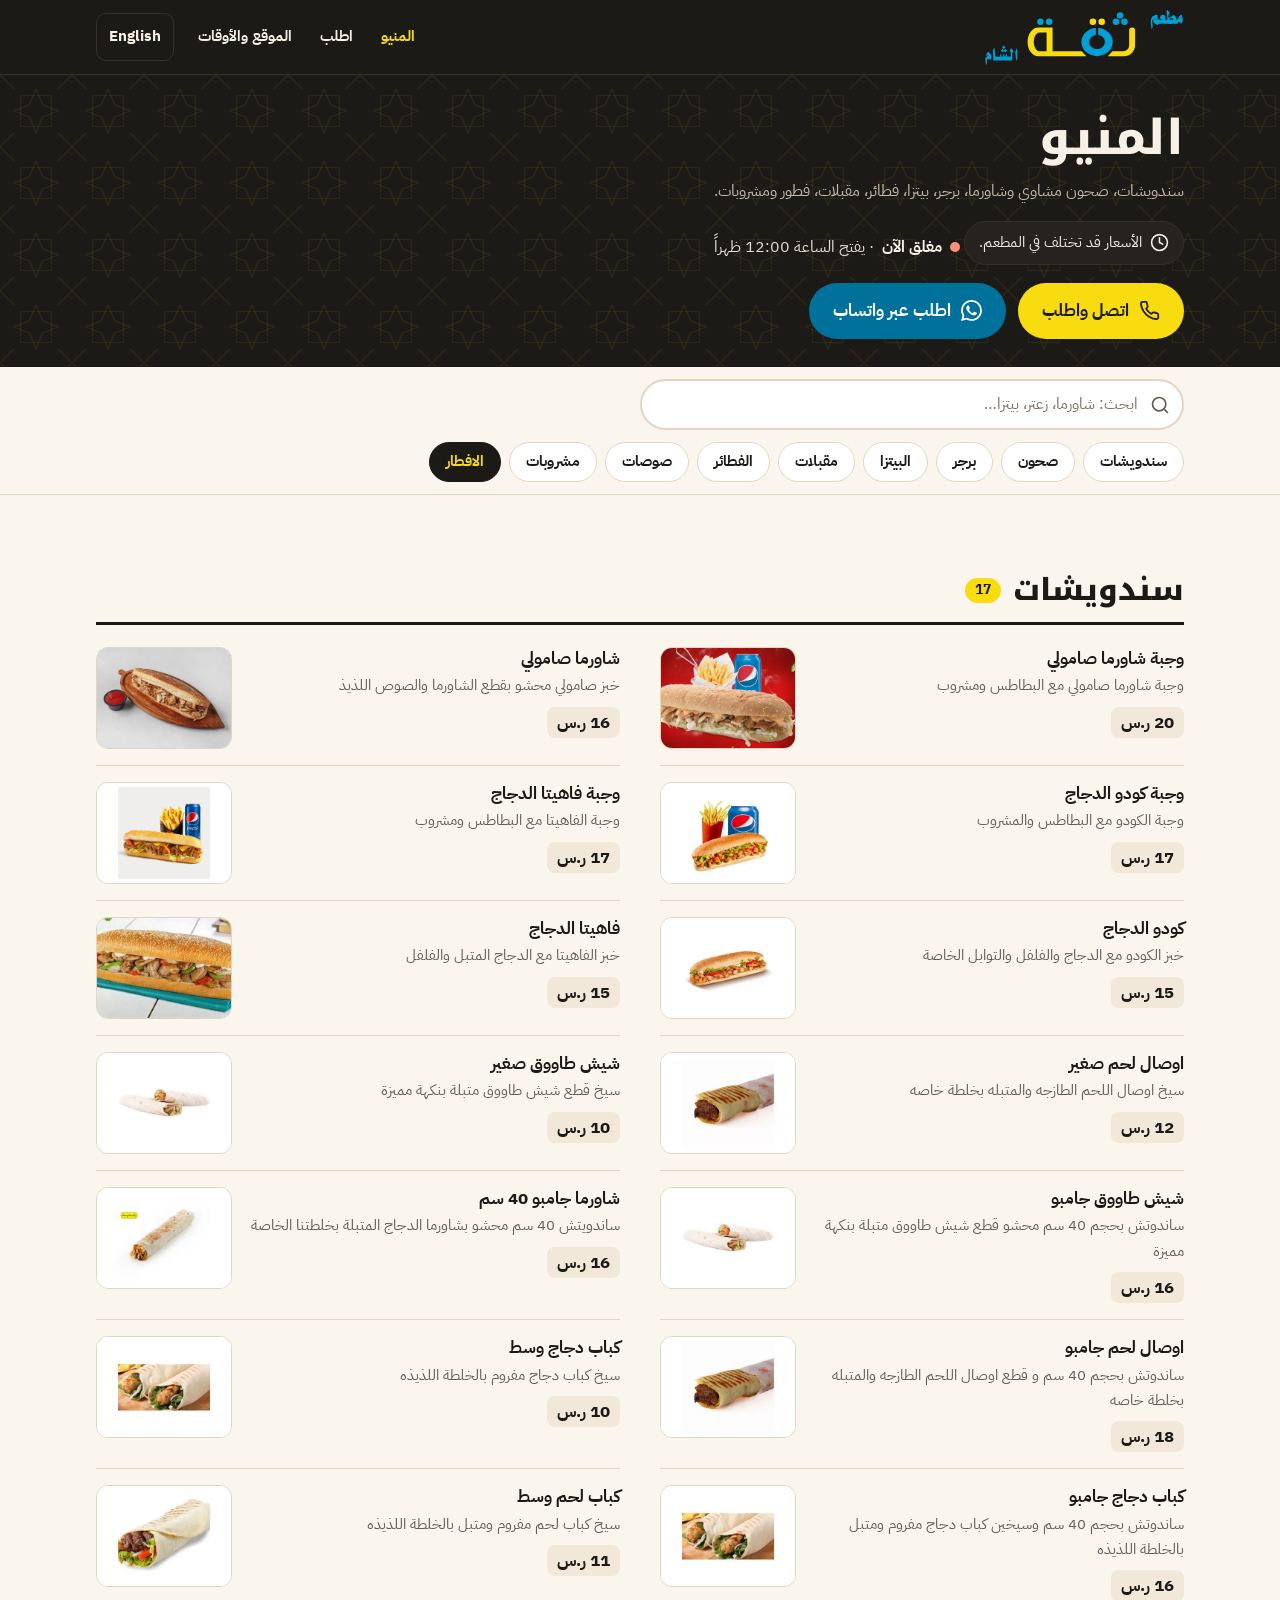
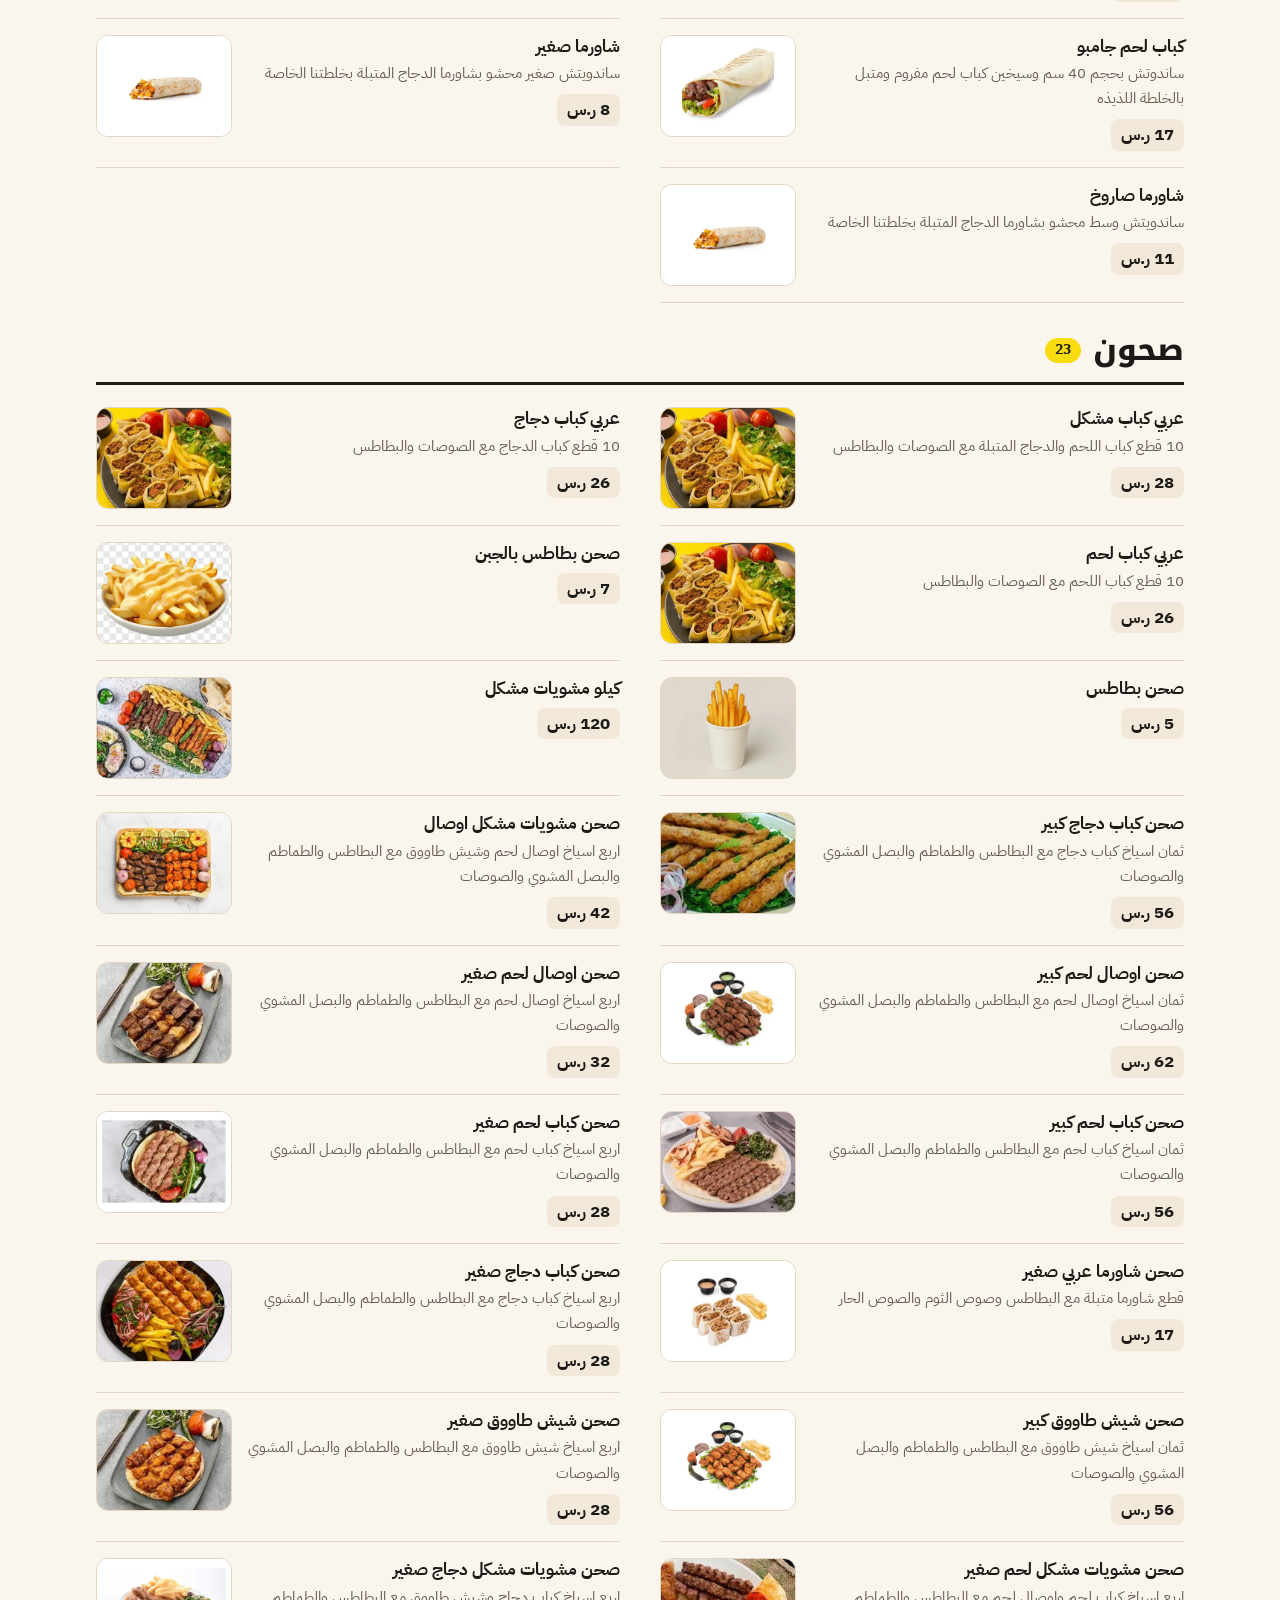
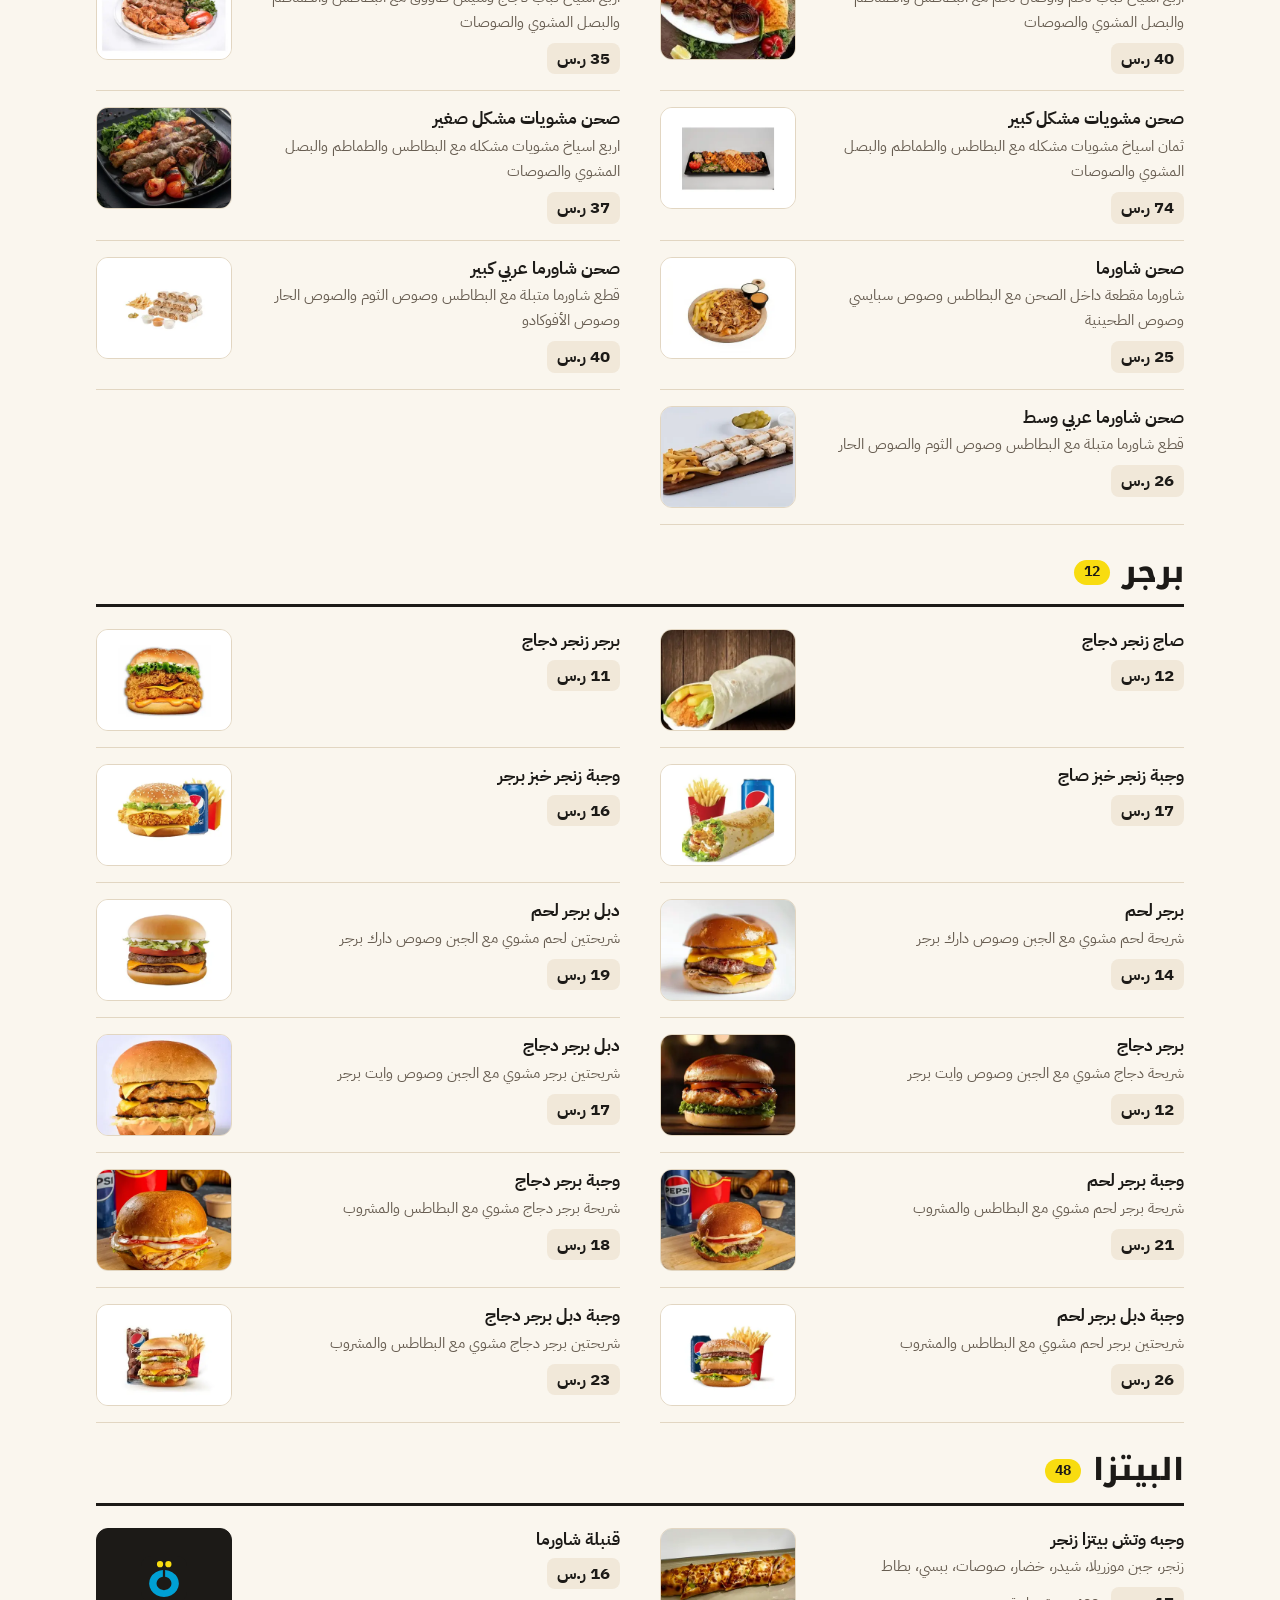
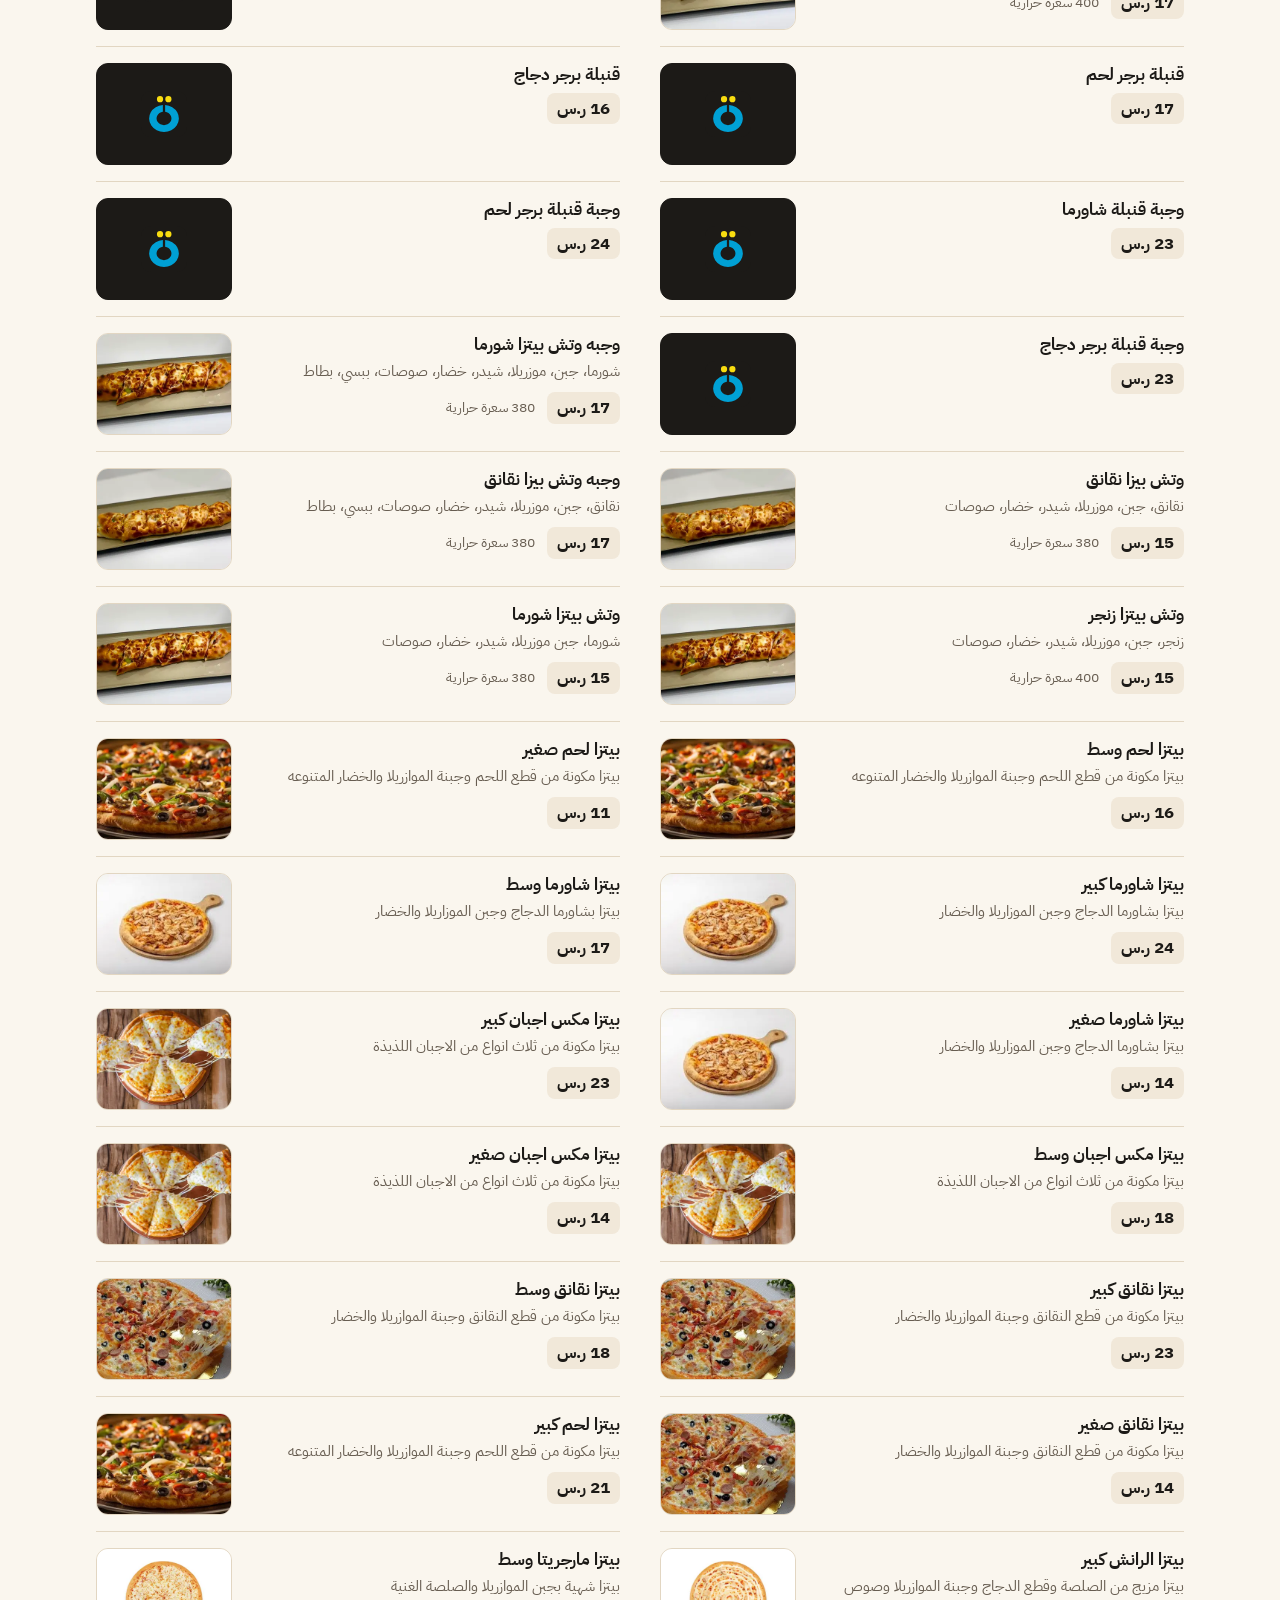
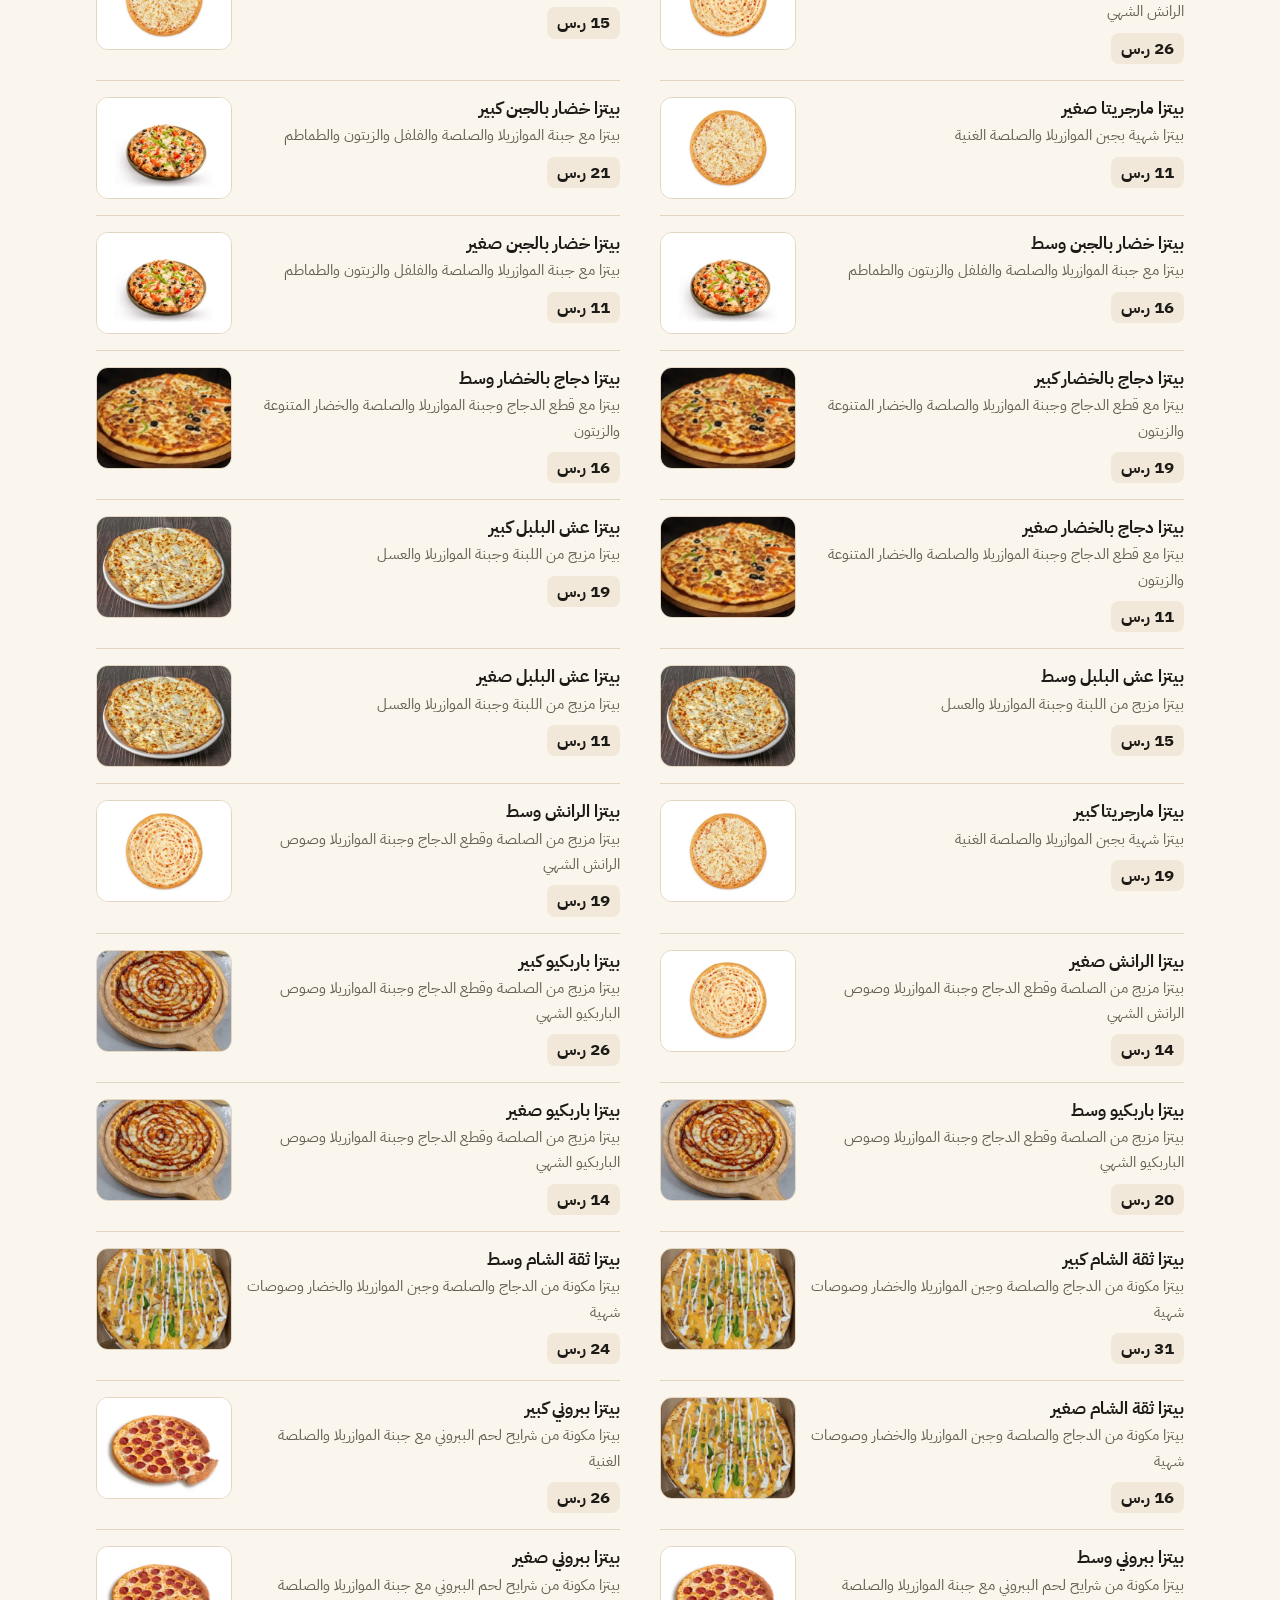
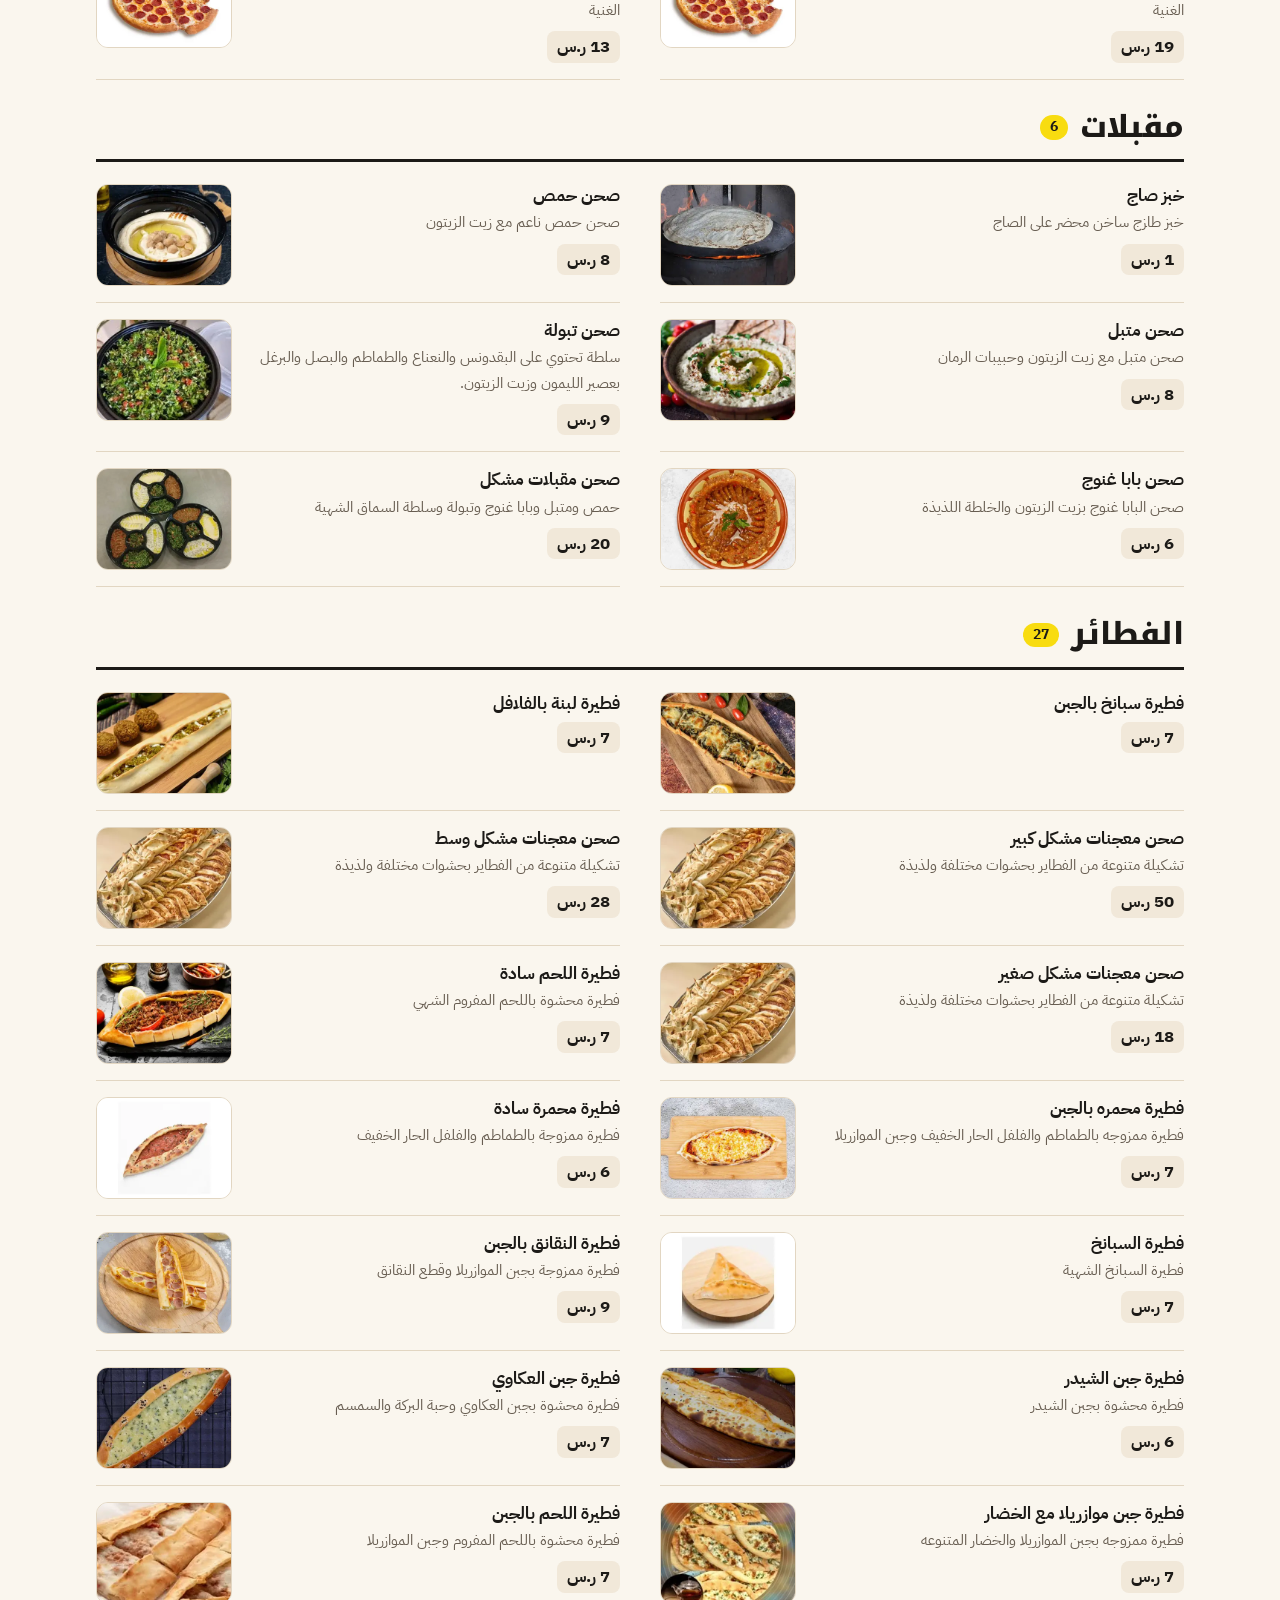
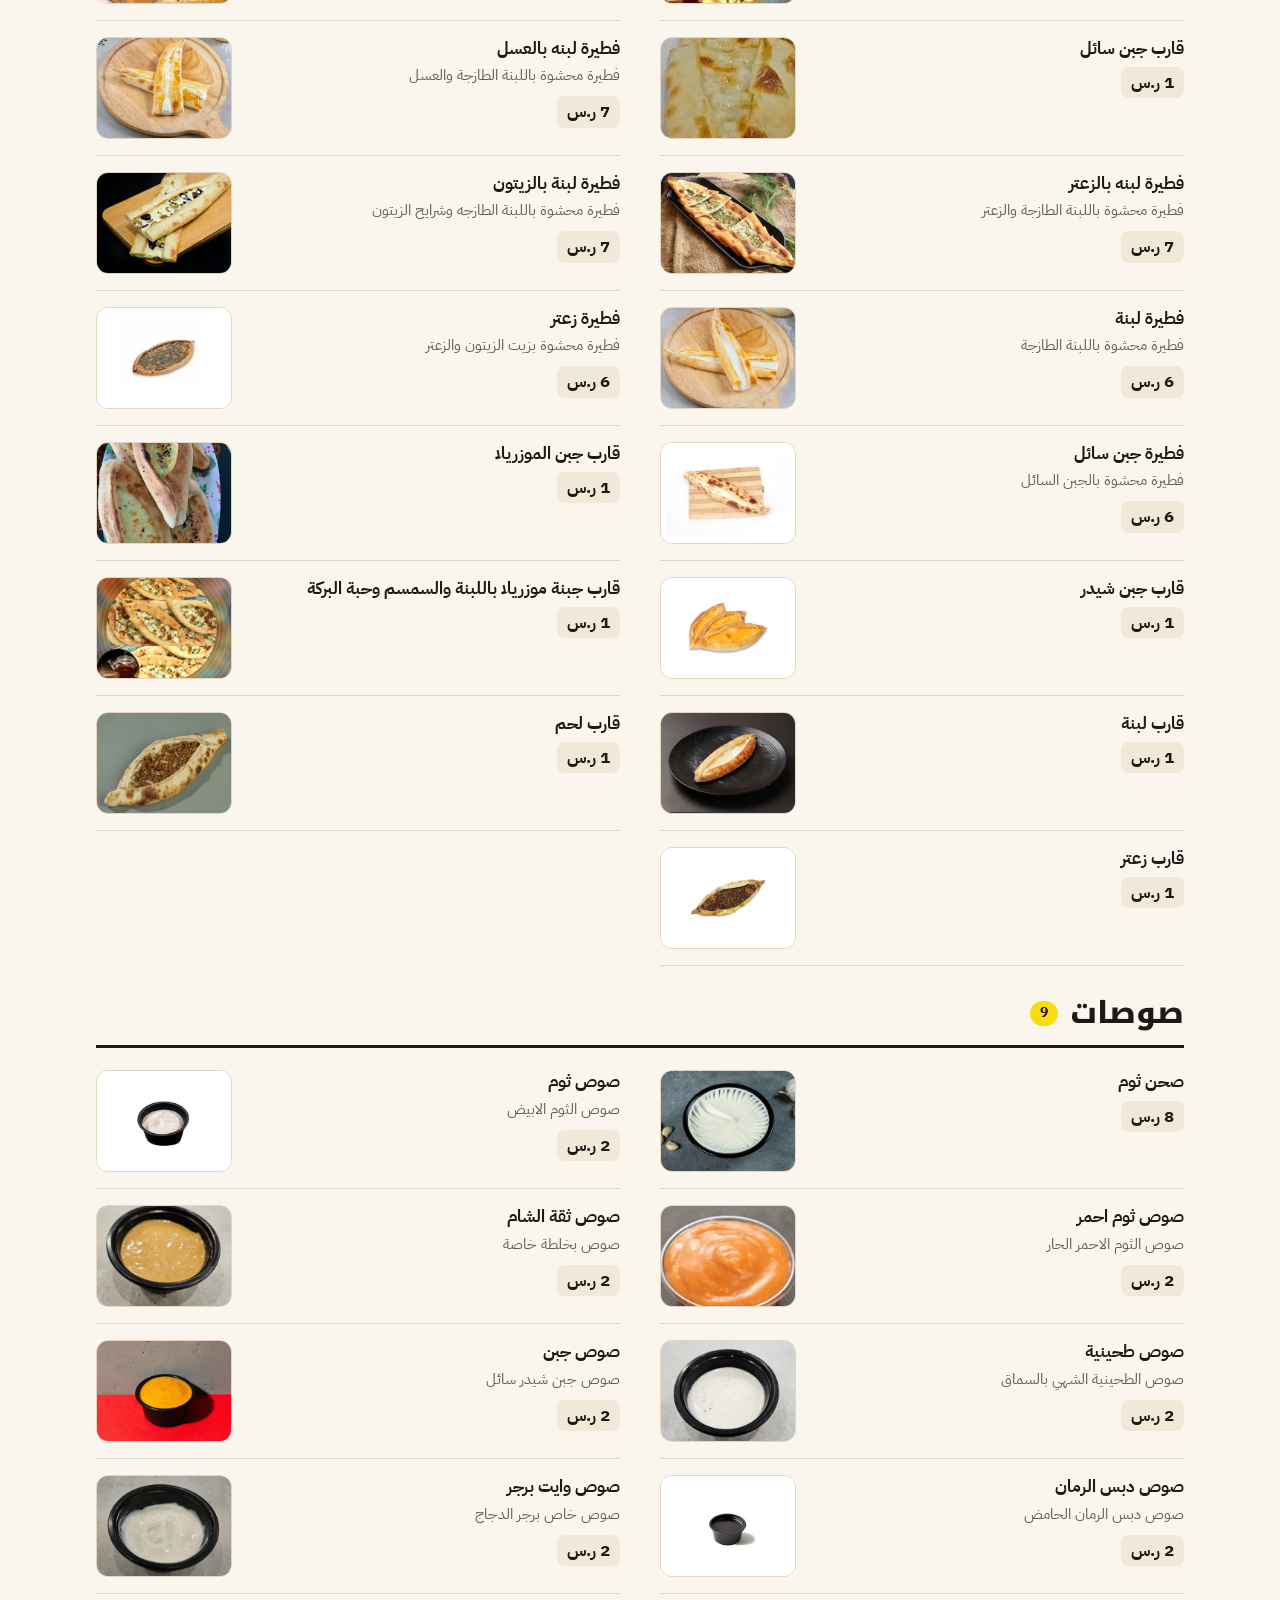
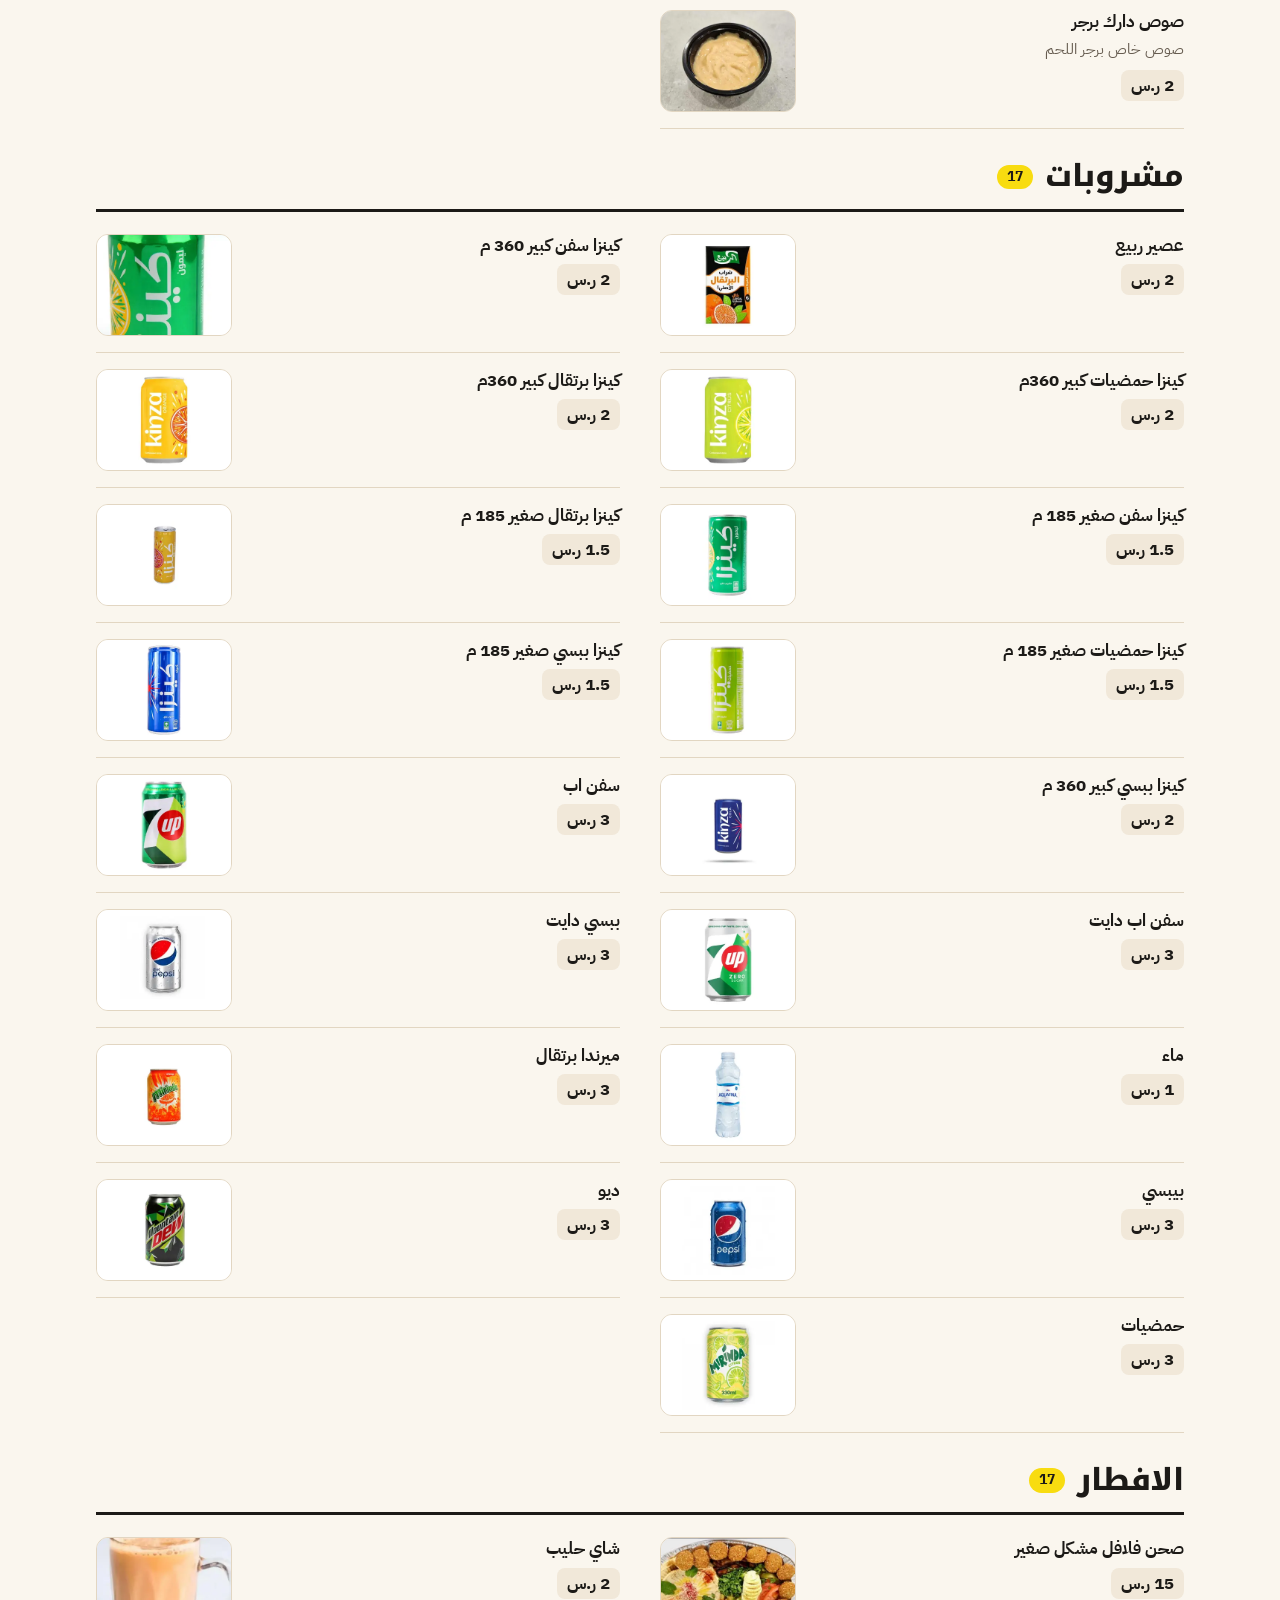
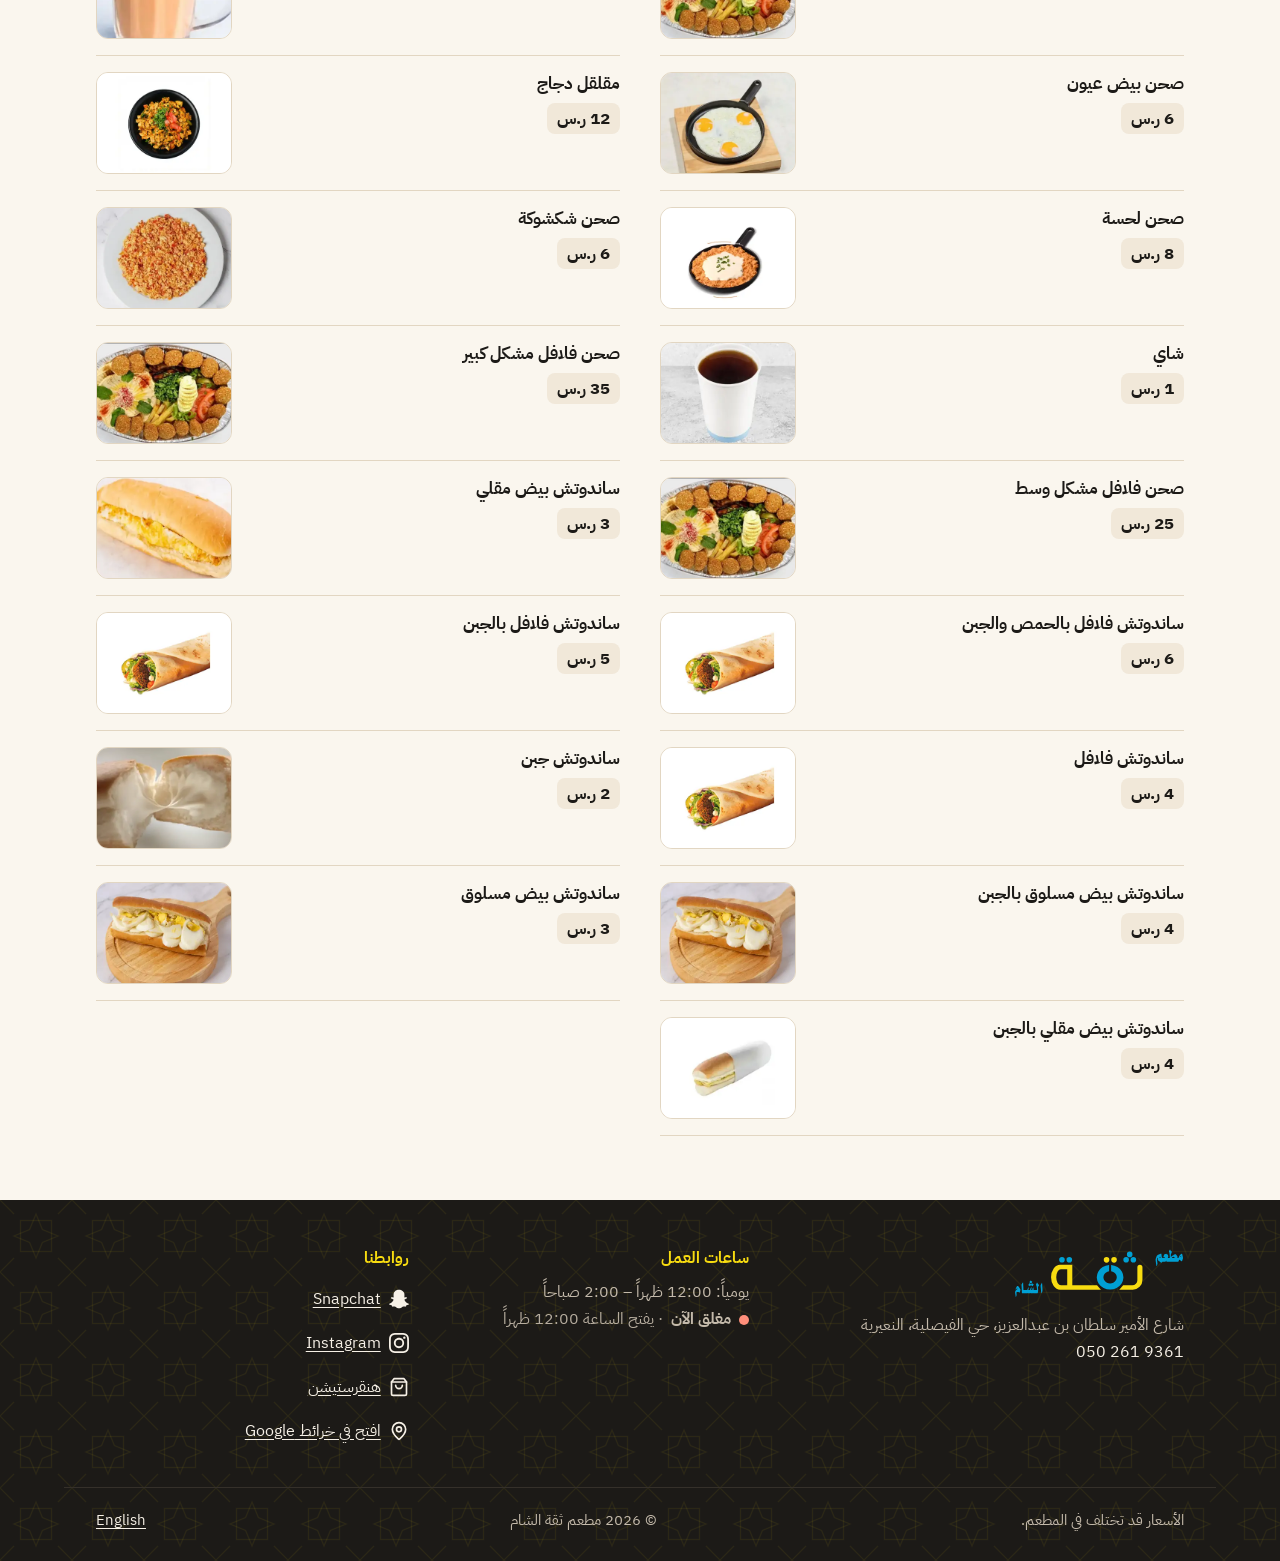
<file: menu.html>
<!doctype html>
<html lang="ar" dir="rtl" data-root="">
<head>
<meta charset="utf-8">
<meta name="viewport" content="width=device-width, initial-scale=1">
<title>المنيو والأسعار | مطعم ثقة الشام - النعيرية</title>
<meta name="description" content="منيو مطعم ثقة الشام كامل بالأسعار: سندويشات، صحون مشاوي، شاورما، برجر، بيتزا، فطائر، مقبلات، فطور ومشروبات.">
<link rel="canonical" href="https://bloxforlife.github.io/theqah-restraunt/menu.html">
<link rel="alternate" hreflang="ar" href="https://bloxforlife.github.io/theqah-restraunt/menu.html">
<link rel="alternate" hreflang="en" href="https://bloxforlife.github.io/theqah-restraunt/en/menu.html">
<link rel="alternate" hreflang="x-default" href="https://bloxforlife.github.io/theqah-restraunt/menu.html">
<meta name="theme-color" content="#1c1a17">
<meta property="og:type" content="website">
<meta property="og:site_name" content="مطعم ثقة الشام">
<meta property="og:title" content="المنيو والأسعار | مطعم ثقة الشام - النعيرية">
<meta property="og:description" content="منيو مطعم ثقة الشام كامل بالأسعار: سندويشات، صحون مشاوي، شاورما، برجر، بيتزا، فطائر، مقبلات، فطور ومشروبات.">
<meta property="og:url" content="https://bloxforlife.github.io/theqah-restraunt/menu.html">
<meta property="og:image" content="https://bloxforlife.github.io/theqah-restraunt/assets/img/og-image.jpg">
<meta property="og:image:width" content="1200">
<meta property="og:image:height" content="630">
<meta property="og:image:alt" content="واجهة مطعم ثقة الشام ليلاً مع اللوحة المضيئة">
<meta property="og:locale" content="ar_SA">
<meta property="og:locale:alternate" content="en_US">
<meta name="twitter:card" content="summary_large_image">
<link rel="icon" href="favicon.ico" sizes="48x48">
<link rel="icon" href="favicon.svg" type="image/svg+xml">
<link rel="apple-touch-icon" href="apple-touch-icon.png">
<link rel="manifest" href="site.webmanifest">
<link rel="preload" href="assets/fonts/plex-arabic-400.woff2" as="font" type="font/woff2" crossorigin>
<link rel="preload" href="assets/fonts/kufi-800.woff2" as="font" type="font/woff2" crossorigin>
<link rel="stylesheet" href="assets/css/site.css">
<script src="config.js" defer></script>
<script src="assets/js/site.js" defer></script>
<script src="assets/js/menu.js" defer></script>
</head>
<body class="has-action-bar">
<svg xmlns="http://www.w3.org/2000/svg" style="display:none"><symbol id="i-phone" viewBox="0 0 24 24" fill="none" stroke="currentColor" stroke-width="2" stroke-linecap="round" stroke-linejoin="round"><path d="M22 16.92v3a2 2 0 0 1-2.18 2 19.79 19.79 0 0 1-8.63-3.07 19.5 19.5 0 0 1-6-6 19.79 19.79 0 0 1-3.07-8.67A2 2 0 0 1 4.11 2h3a2 2 0 0 1 2 1.72 12.84 12.84 0 0 0 .7 2.81 2 2 0 0 1-.45 2.11L8.09 9.91a16 16 0 0 0 6 6l1.27-1.27a2 2 0 0 1 2.11-.45 12.84 12.84 0 0 0 2.81.7A2 2 0 0 1 22 16.92z"/></symbol><symbol id="i-whatsapp" viewBox="0 0 24 24" fill="currentColor"><path d="M17.472 14.382c-.297-.149-1.758-.867-2.03-.967-.273-.099-.471-.148-.67.15-.197.297-.767.966-.94 1.164-.173.199-.347.223-.644.075-.297-.15-1.255-.463-2.39-1.475-.883-.788-1.48-1.761-1.653-2.059-.173-.297-.018-.458.13-.606.134-.133.298-.347.446-.52.149-.174.198-.298.298-.497.099-.198.05-.371-.025-.52-.075-.149-.669-1.612-.916-2.207-.242-.579-.487-.5-.669-.51-.173-.008-.371-.01-.57-.01-.198 0-.52.074-.792.372-.272.297-1.04 1.016-1.04 2.479 0 1.462 1.065 2.875 1.213 3.074.149.198 2.096 3.2 5.077 4.487.709.306 1.262.489 1.694.625.712.227 1.36.195 1.871.118.571-.085 1.758-.719 2.006-1.413.248-.694.248-1.289.173-1.413-.074-.124-.272-.198-.57-.347m-5.421 7.403h-.004a9.87 9.87 0 01-5.031-1.378l-.361-.214-3.741.982.998-3.648-.235-.374a9.86 9.86 0 01-1.51-5.26c.001-5.45 4.436-9.884 9.888-9.884 2.64 0 5.122 1.03 6.988 2.898a9.825 9.825 0 012.893 6.994c-.003 5.45-4.437 9.884-9.885 9.884m8.413-18.297A11.815 11.815 0 0012.05 0C5.495 0 .16 5.335.157 11.892c0 2.096.547 4.142 1.588 5.945L.057 24l6.305-1.654a11.882 11.882 0 005.683 1.448h.005c6.554 0 11.89-5.335 11.893-11.893a11.821 11.821 0 00-3.48-8.413Z"/></symbol><symbol id="i-snapchat" viewBox="0 0 24 24" fill="currentColor"><path d="M12.206.793c.99 0 4.347.276 5.93 3.821.529 1.193.403 3.219.299 4.847l-.003.06c-.012.18-.022.345-.03.51.075.045.203.09.401.09.3-.016.659-.12 1.033-.301.165-.088.344-.104.464-.104.182 0 .359.029.509.09.45.149.734.479.734.838.015.449-.39.839-1.213 1.168-.089.029-.209.075-.344.119-.45.135-1.139.36-1.333.81-.09.224-.061.524.12.868l.015.015c.06.136 1.526 3.475 4.791 4.014.255.044.435.27.42.509 0 .075-.015.149-.045.225-.24.569-1.273.988-3.146 1.271-.059.091-.12.375-.164.57-.029.179-.074.36-.134.553-.076.271-.27.405-.555.405h-.03c-.135 0-.313-.031-.538-.074-.36-.075-.765-.135-1.273-.135-.3 0-.599.015-.913.074-.6.104-1.123.464-1.723.884-.853.599-1.826 1.288-3.294 1.288-.06 0-.119-.015-.18-.015h-.149c-1.468 0-2.427-.675-3.279-1.288-.599-.42-1.107-.779-1.707-.884-.314-.045-.629-.074-.928-.074-.54 0-.958.089-1.272.149-.211.043-.391.074-.54.074-.374 0-.523-.224-.583-.42-.061-.192-.09-.389-.135-.567-.046-.181-.105-.494-.166-.57-1.918-.222-2.95-.642-3.189-1.226-.031-.063-.052-.15-.055-.225-.015-.243.165-.465.42-.509 3.264-.54 4.73-3.879 4.791-4.02l.016-.029c.18-.345.224-.645.119-.869-.195-.434-.884-.658-1.332-.809-.121-.029-.24-.074-.346-.119-1.107-.435-1.257-.93-1.197-1.273.09-.479.674-.793 1.168-.793.146 0 .27.029.383.074.42.194.789.3 1.104.3.234 0 .384-.06.465-.105l-.046-.569c-.098-1.626-.225-3.651.307-4.837C7.392 1.077 10.739.807 11.727.807l.419-.015h.06z"/></symbol><symbol id="i-instagram" viewBox="0 0 24 24" fill="currentColor"><path d="M7.0301.084c-1.2768.0602-2.1487.264-2.911.5634-.7888.3075-1.4575.72-2.1228 1.3877-.6652.6677-1.075 1.3368-1.3802 2.127-.2954.7638-.4956 1.6365-.552 2.914-.0564 1.2775-.0689 1.6882-.0626 4.947.0062 3.2586.0206 3.6671.0825 4.9473.061 1.2765.264 2.1482.5635 2.9107.308.7889.72 1.4573 1.388 2.1228.6679.6655 1.3365 1.0743 2.1285 1.38.7632.295 1.6361.4961 2.9134.552 1.2773.056 1.6884.069 4.9462.0627 3.2578-.0062 3.668-.0207 4.9478-.0814 1.28-.0607 2.147-.2652 2.9098-.5633.7889-.3086 1.4578-.72 2.1228-1.3881.665-.6682 1.0745-1.3378 1.3795-2.1284.2957-.7632.4966-1.636.552-2.9124.056-1.2809.0692-1.6898.063-4.948-.0063-3.2583-.021-3.6668-.0817-4.9465-.0607-1.2797-.264-2.1487-.5633-2.9117-.3084-.7889-.72-1.4568-1.3876-2.1228C21.2982 1.33 20.628.9208 19.8378.6165 19.074.321 18.2017.1197 16.9244.0645 15.6471.0093 15.236-.005 11.977.0014 8.718.0076 8.31.0215 7.0301.0839m.1402 21.6932c-1.17-.0509-1.8053-.2453-2.2287-.408-.5606-.216-.96-.4771-1.3819-.895-.422-.4178-.6811-.8186-.9-1.378-.1644-.4234-.3624-1.058-.4171-2.228-.0595-1.2645-.072-1.6442-.079-4.848-.007-3.2037.0053-3.583.0607-4.848.05-1.169.2456-1.805.408-2.2282.216-.5613.4762-.96.895-1.3816.4188-.4217.8184-.6814 1.3783-.9003.423-.1651 1.0575-.3614 2.227-.4171 1.2655-.06 1.6447-.072 4.848-.079 3.2033-.007 3.5835.005 4.8495.0608 1.169.0508 1.8053.2445 2.228.408.5608.216.96.4754 1.3816.895.4217.4194.6816.8176.9005 1.3787.1653.4217.3617 1.056.4169 2.2263.0602 1.2655.0739 1.645.0796 4.848.0058 3.203-.0055 3.5834-.061 4.848-.051 1.17-.245 1.8055-.408 2.2294-.216.5604-.4763.96-.8954 1.3814-.419.4215-.8181.6811-1.3783.9-.4224.1649-1.0577.3617-2.2262.4174-1.2656.0595-1.6448.072-4.8493.079-3.2045.007-3.5825-.006-4.848-.0608M16.953 5.5864A1.44 1.44 0 1 0 18.39 4.144a1.44 1.44 0 0 0-1.437 1.4424M5.8385 12.012c.0067 3.4032 2.7706 6.1557 6.173 6.1493 3.4026-.0065 6.157-2.7701 6.1506-6.1733-.0065-3.4032-2.771-6.1565-6.174-6.1498-3.403.0067-6.156 2.771-6.1496 6.1738M8 12.0077a4 4 0 1 1 4.008 3.9921A3.9996 3.9996 0 0 1 8 12.0077"/></symbol><symbol id="i-map-pin" viewBox="0 0 24 24" fill="none" stroke="currentColor" stroke-width="2" stroke-linecap="round" stroke-linejoin="round"><path d="M20 10c0 4.993-5.539 10.193-7.399 11.799a1 1 0 0 1-1.202 0C9.539 20.193 4 14.993 4 10a8 8 0 0 1 16 0"/><circle cx="12" cy="10" r="3"/></symbol><symbol id="i-clock" viewBox="0 0 24 24" fill="none" stroke="currentColor" stroke-width="2" stroke-linecap="round" stroke-linejoin="round"><circle cx="12" cy="12" r="10"/><polyline points="12 6 12 12 16 14"/></symbol><symbol id="i-search" viewBox="0 0 24 24" fill="none" stroke="currentColor" stroke-width="2" stroke-linecap="round" stroke-linejoin="round"><circle cx="11" cy="11" r="8"/><path d="m21 21-4.3-4.3"/></symbol><symbol id="i-navigation" viewBox="0 0 24 24" fill="none" stroke="currentColor" stroke-width="2" stroke-linecap="round" stroke-linejoin="round"><polygon points="3 11 22 2 13 21 11 13 3 11"/></symbol><symbol id="i-shopping-bag" viewBox="0 0 24 24" fill="none" stroke="currentColor" stroke-width="2" stroke-linecap="round" stroke-linejoin="round"><path d="M6 2 3 6v14a2 2 0 0 0 2 2h14a2 2 0 0 0 2-2V6l-3-4Z"/><path d="M3 6h18"/><path d="M16 10a4 4 0 0 1-8 0"/></symbol><symbol id="i-arrow-right" viewBox="0 0 24 24" fill="none" stroke="currentColor" stroke-width="2" stroke-linecap="round" stroke-linejoin="round"><path d="M5 12h14"/><path d="m12 5 7 7-7 7"/></symbol><symbol id="i-utensils-crossed" viewBox="0 0 24 24" fill="none" stroke="currentColor" stroke-width="2" stroke-linecap="round" stroke-linejoin="round"><path d="m16 2-2.3 2.3a3 3 0 0 0 0 4.2l1.8 1.8a3 3 0 0 0 4.2 0L22 8"/><path d="M15 15 3.3 3.3a4.2 4.2 0 0 0 0 6l7.3 7.3c.7.7 2 .7 2.8 0L15 15Zm0 0 7 7"/><path d="m2.1 21.8 6.4-6.3"/><path d="m19 5-7 7"/></symbol></svg>
<a class="skip" href="#main">تخطَّ إلى المحتوى</a>
<header class="site-header">
  <div class="wrap header-inner">
    <a class="brand" href="./"><img src="assets/img/logo.svg" width="200" height="58" alt="مطعم ثقة الشام: الصفحة الرئيسية"></a>
    <nav class="main-nav" aria-label="القائمة الرئيسية">
      <a href="menu.html" aria-current="page">المنيو</a>
      <a class="nav-extra" href="./#order">اطلب</a>
      <a class="nav-extra" href="./#visit">الموقع والأوقات</a>
    </nav>
    <a class="lang-link" href="en/menu.html" hreflang="en" lang="en">English</a>
  </div>
</header>
<main id="main">
  <section class="menu-hero on-night" aria-labelledby="menu-title">
    <div class="wrap">
      <h1 id="menu-title">المنيو</h1>
      <p class="lead">سندويشات، صحون مشاوي وشاورما، برجر، بيتزا، فطائر، مقبلات، فطور ومشروبات.</p>
      <p class="price-note"><svg class="icon icon-line" aria-hidden="true" focusable="false"><use href="#i-clock"/></svg><span data-price-note>الأسعار قد تختلف في المطعم.</span></p>
      <p class="status" data-open-status aria-live="polite"></p>
      <div class="cta-row">
        <a class="btn btn-call" data-link="call" href="#"><svg class="icon icon-line" aria-hidden="true" focusable="false"><use href="#i-phone"/></svg><span>اتصل واطلب</span></a>
        <a class="btn btn-wa" data-link="whatsapp" data-link-box href="#"><svg class="icon " aria-hidden="true" focusable="false"><use href="#i-whatsapp"/></svg><span>اطلب عبر واتساب</span></a>
      </div>
    </div>
  </section>
  <div class="menu-tools">
    <div class="wrap">
      <form class="search" role="search" action="#">
        <label class="sr-only" for="menu-search">ابحث في المنيو</label>
        <svg class="icon icon-line" aria-hidden="true" focusable="false"><use href="#i-search"/></svg>
        <input id="menu-search" type="search" placeholder="ابحث: شاورما، زعتر، بيتزا…" autocomplete="off" enterkeyhint="search">
      </form>
      <nav class="cat-nav" aria-label="أقسام المنيو"><ul data-cat-nav></ul></nav>
    </div>
  </div>
  <div class="wrap menu-body">
    <p class="result-count" data-result-count aria-live="polite"></p>
    <div data-menu><p class="loading">جاري تحميل المنيو…</p></div>
    <noscript><p class="menu-error">لعرض المنيو، فعّل JavaScript في المتصفح، أو اتصل بنا للطلب.</p></noscript>
  </div>
</main>
<footer class="site-footer on-night">
  <div class="wrap footer-grid">
    <div>
      <img class="footer-logo" src="assets/img/logo.svg" width="170" height="50" alt="مطعم ثقة الشام" loading="lazy">
      <p data-text="address"></p>
      <p><a data-link="call" href="#"><span class="ltr" data-text="phone"></span></a></p>
    </div>
    <div>
      <h2>ساعات العمل</h2>
      <p data-hours-summary></p>
      <p class="status" data-open-status aria-live="polite"></p>
    </div>
    <div>
      <h2>روابطنا</h2>
      <ul class="footer-links">
        <li data-link-box><a data-link="snapchat" href="#"><svg class="icon " aria-hidden="true" focusable="false"><use href="#i-snapchat"/></svg>Snapchat</a></li>
        <li data-link-box><a data-link="instagram" href="#"><svg class="icon " aria-hidden="true" focusable="false"><use href="#i-instagram"/></svg>Instagram</a></li>
        <li data-link-box><a data-link="hungerstation" href="#"><svg class="icon icon-line" aria-hidden="true" focusable="false"><use href="#i-shopping-bag"/></svg>هنقرستيشن</a></li>
        <li data-link-box><a data-link="maps" href="#"><svg class="icon icon-line" aria-hidden="true" focusable="false"><use href="#i-map-pin"/></svg>افتح في خرائط Google</a></li>
      </ul>
    </div>
  </div>
  <div class="wrap footer-bottom">
    <p>الأسعار قد تختلف في المطعم.</p>
    <p>© <span data-year>2026</span> مطعم ثقة الشام</p>
    <a href="en/menu.html" hreflang="en" lang="en">English</a>
  </div>
</footer>
<nav class="action-bar" aria-label="اتصال سريع">
  <a class="ab-call" data-link="call" href="#"><svg class="icon icon-line" aria-hidden="true" focusable="false"><use href="#i-phone"/></svg><span>اتصل</span></a>
  <a class="ab-wa" data-link="whatsapp" data-link-box href="#"><svg class="icon " aria-hidden="true" focusable="false"><use href="#i-whatsapp"/></svg><span>واتساب</span></a>
  <a data-link="directions" href="#"><svg class="icon icon-line" aria-hidden="true" focusable="false"><use href="#i-navigation"/></svg><span>الموقع</span></a>
</nav>
</body>
</html>
</file>
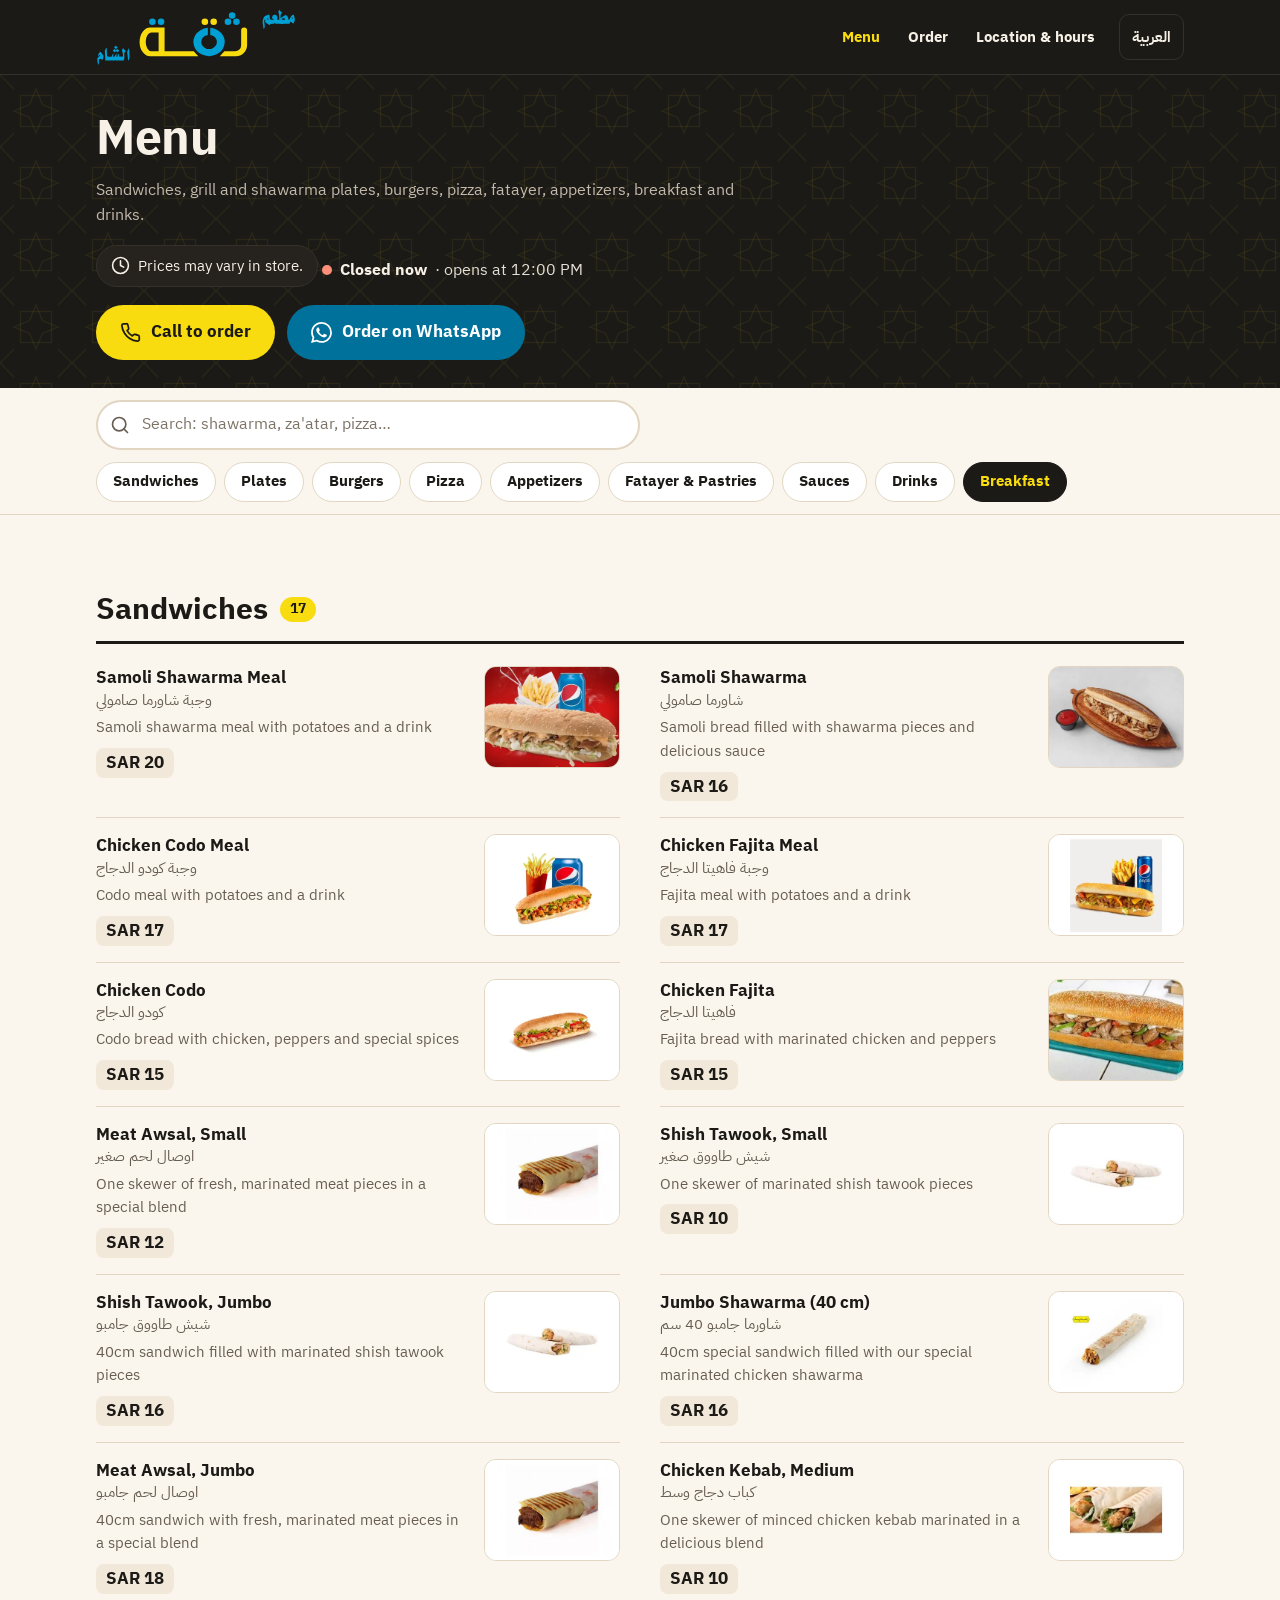
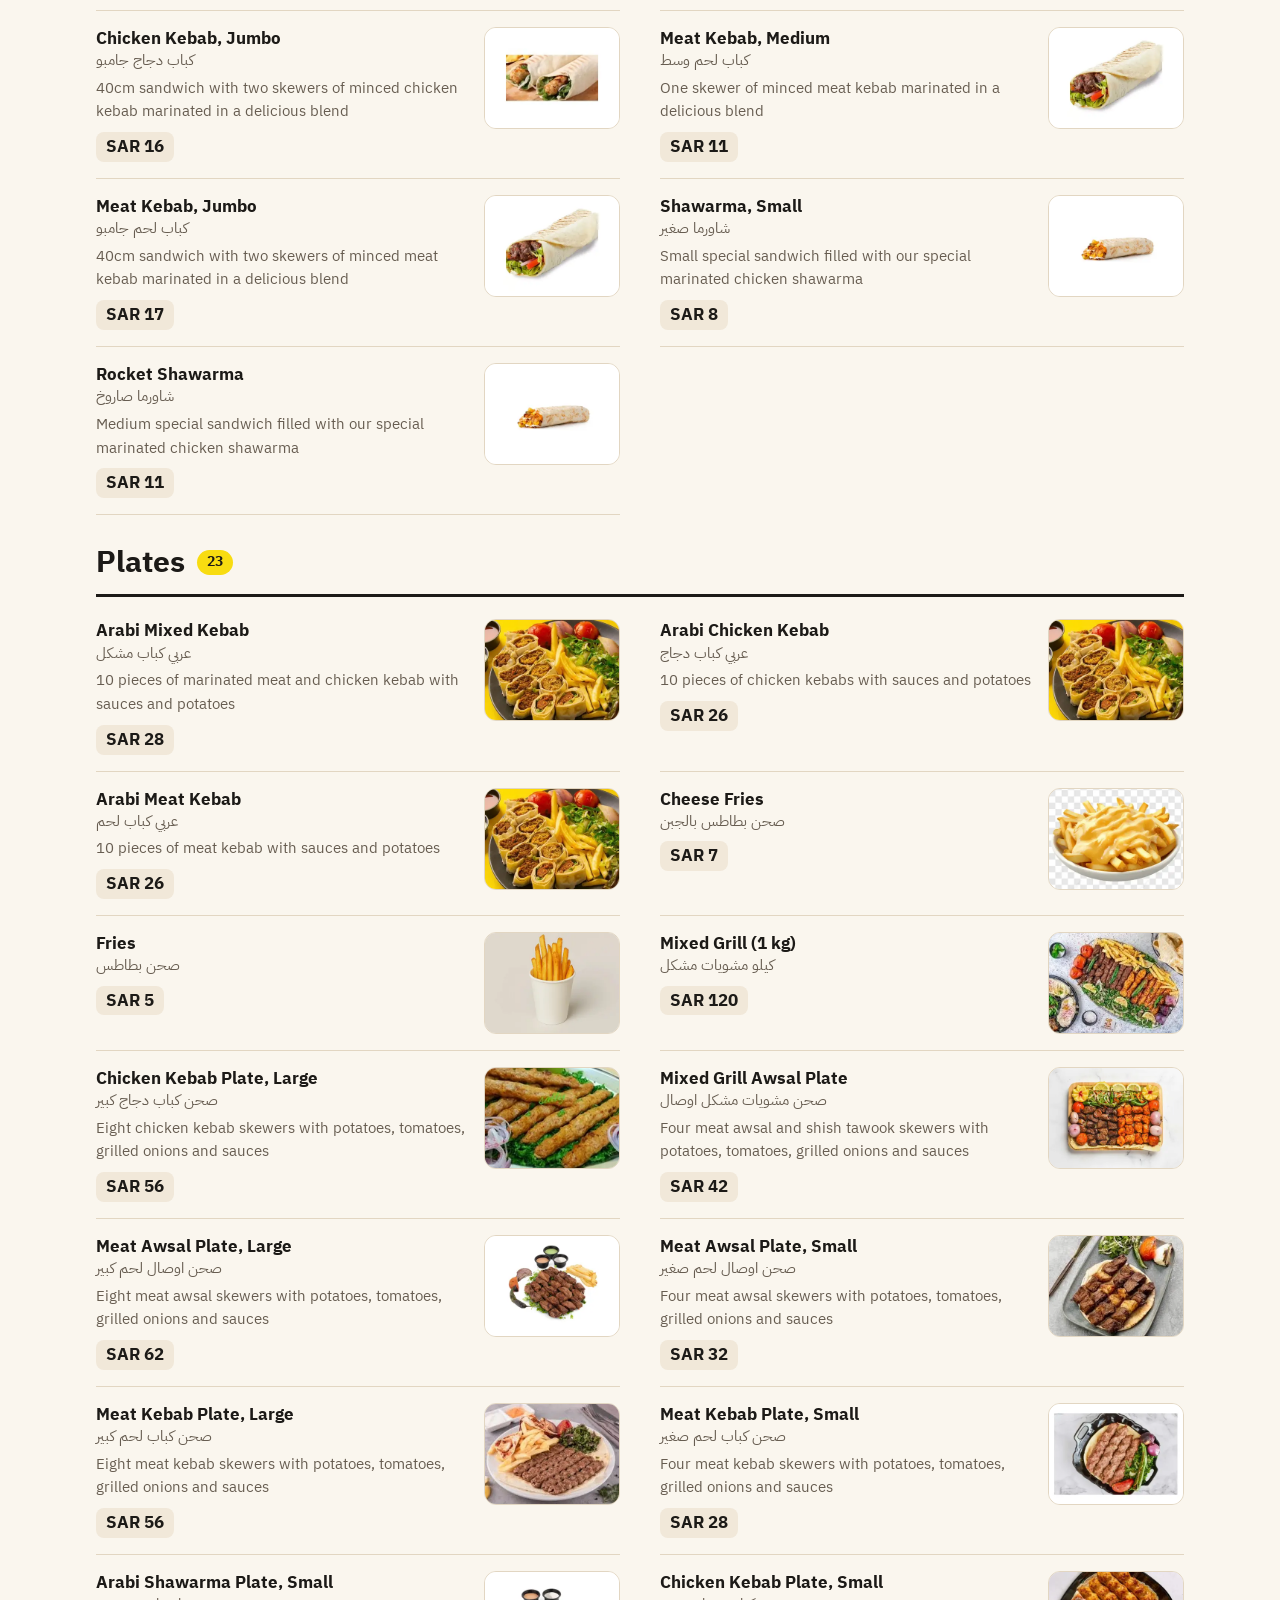
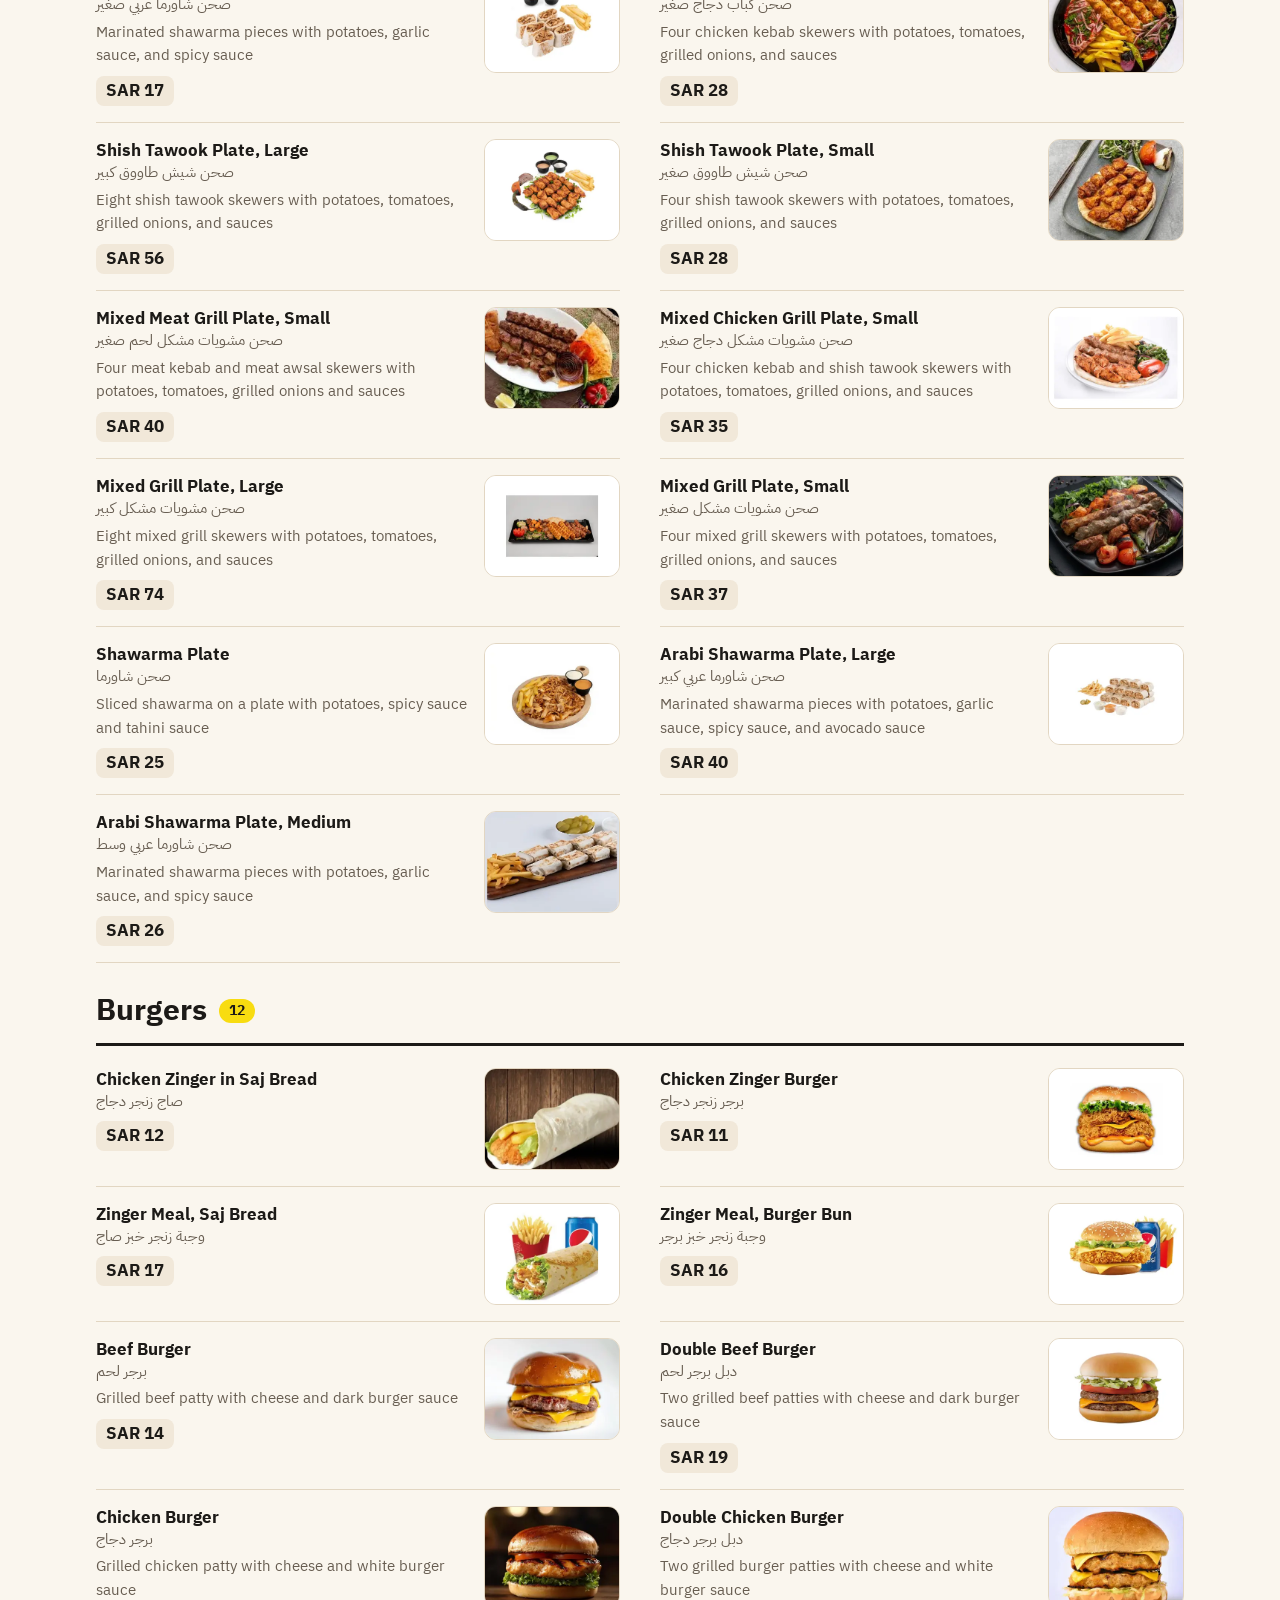
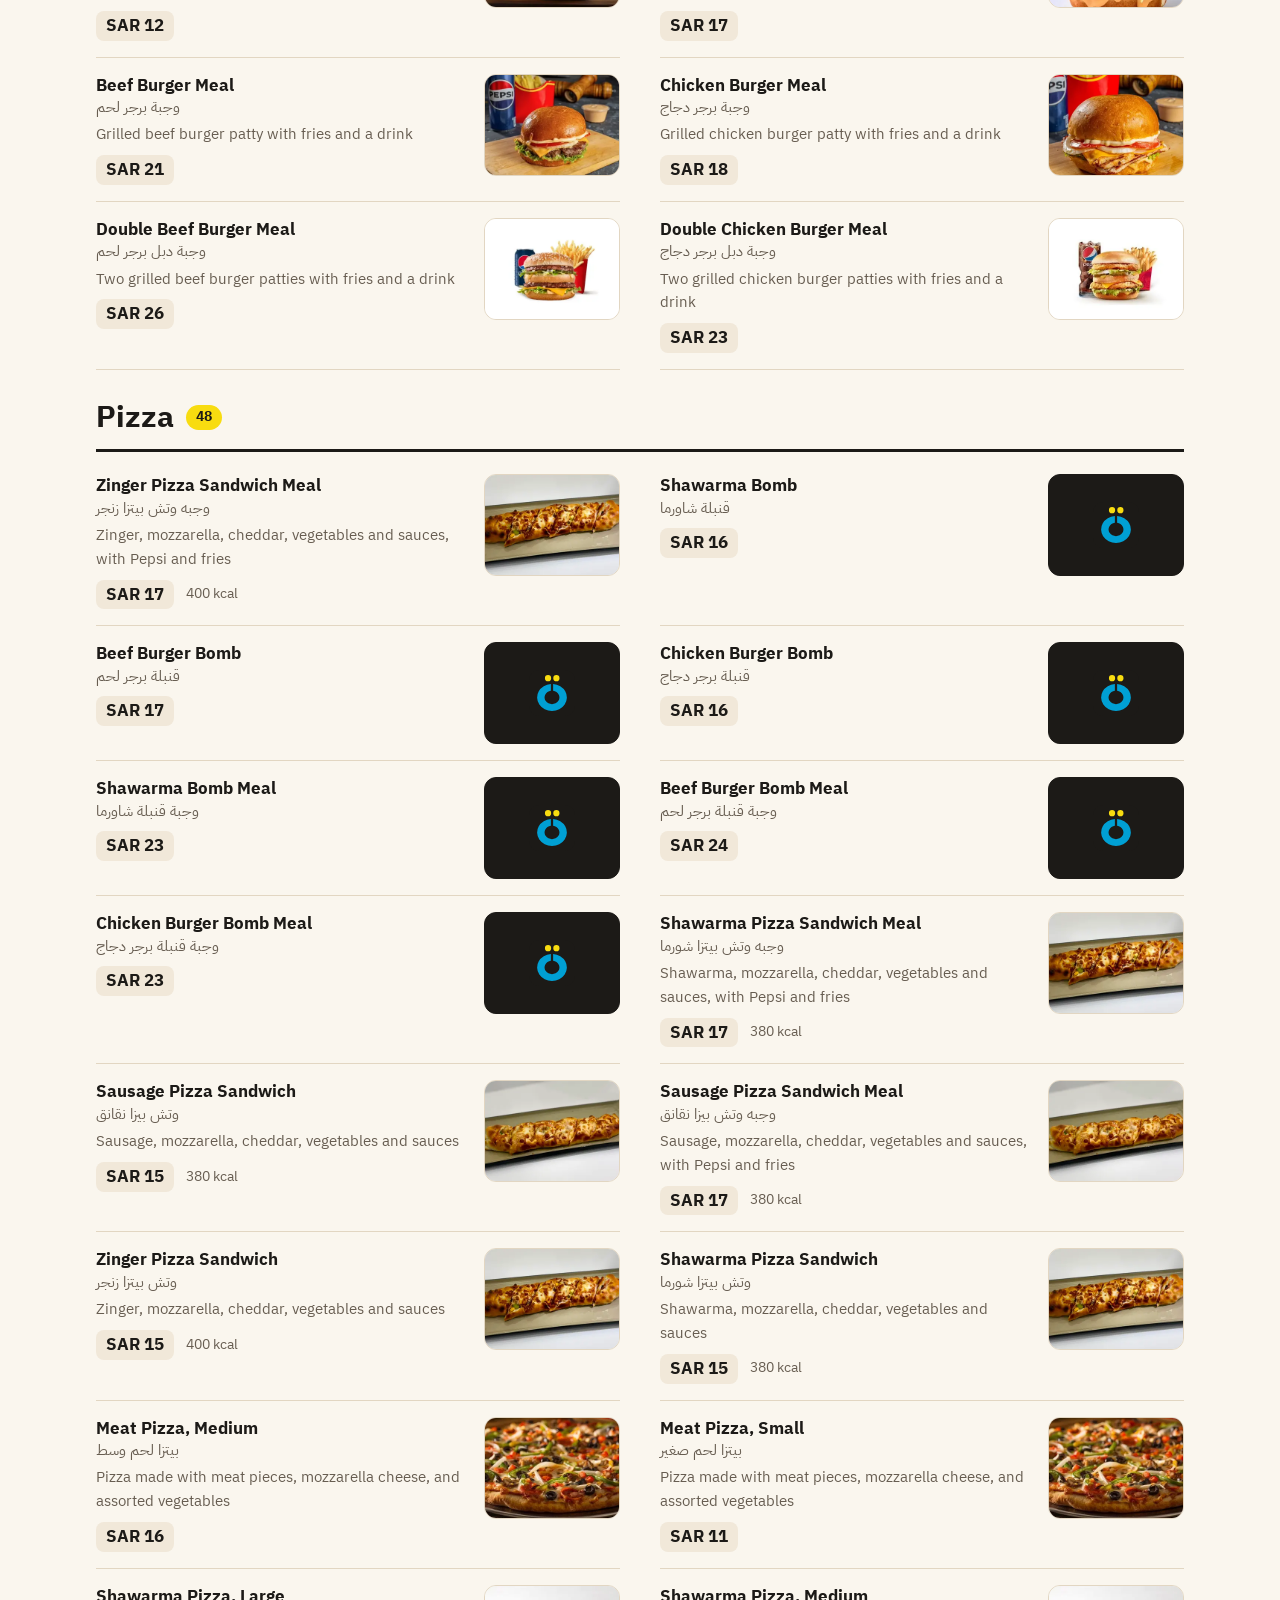
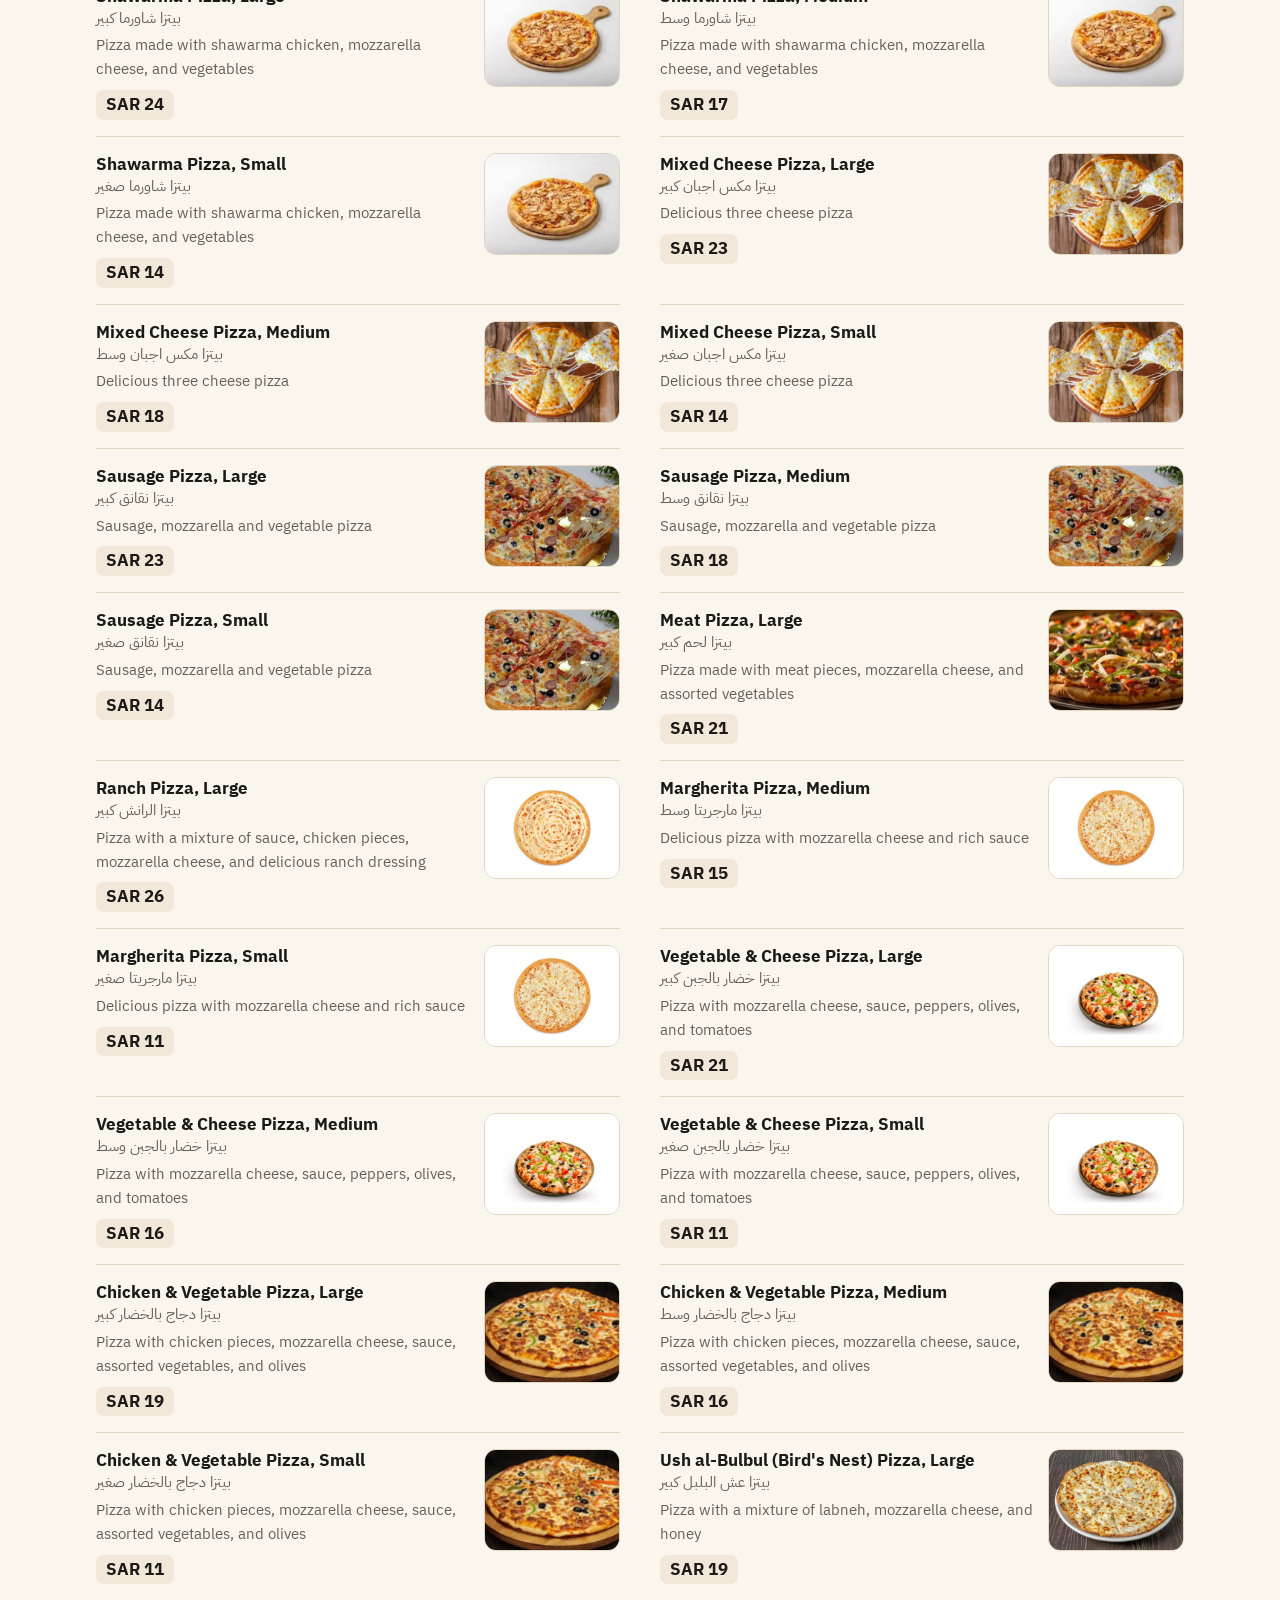
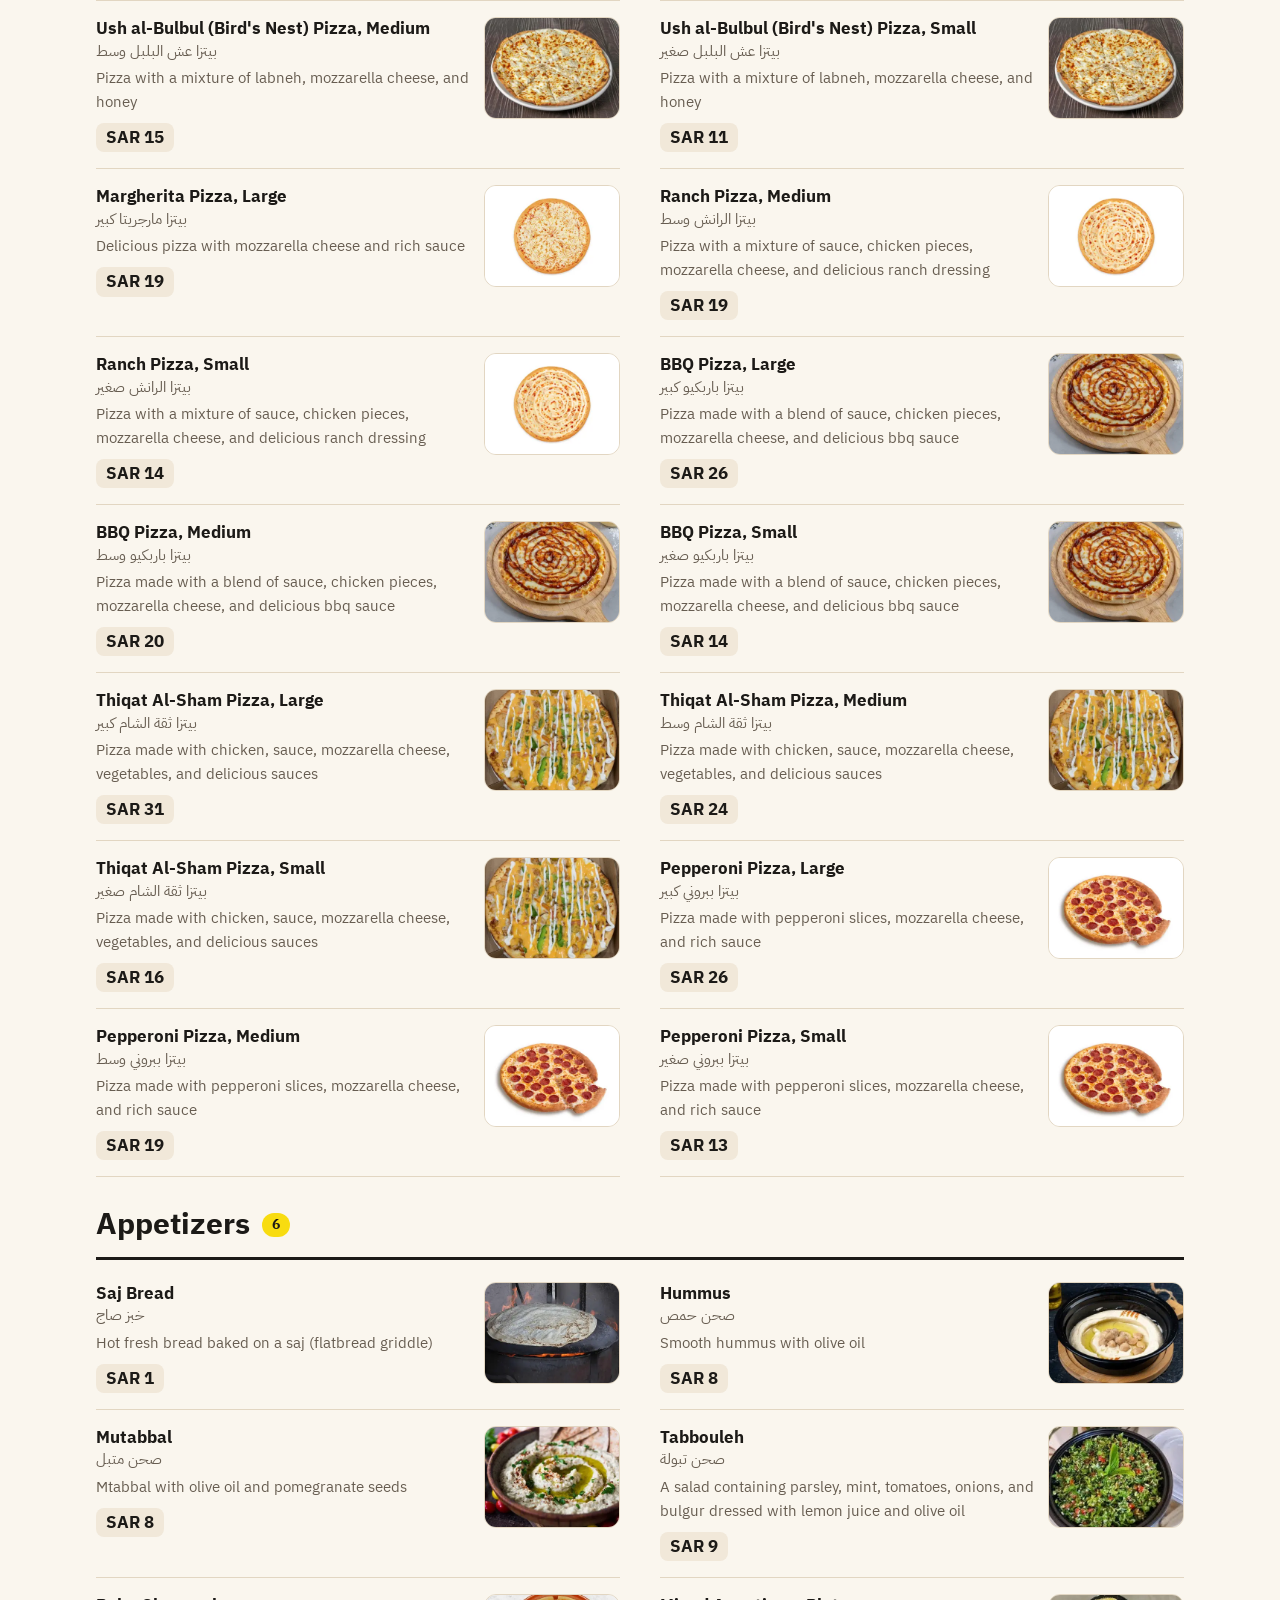
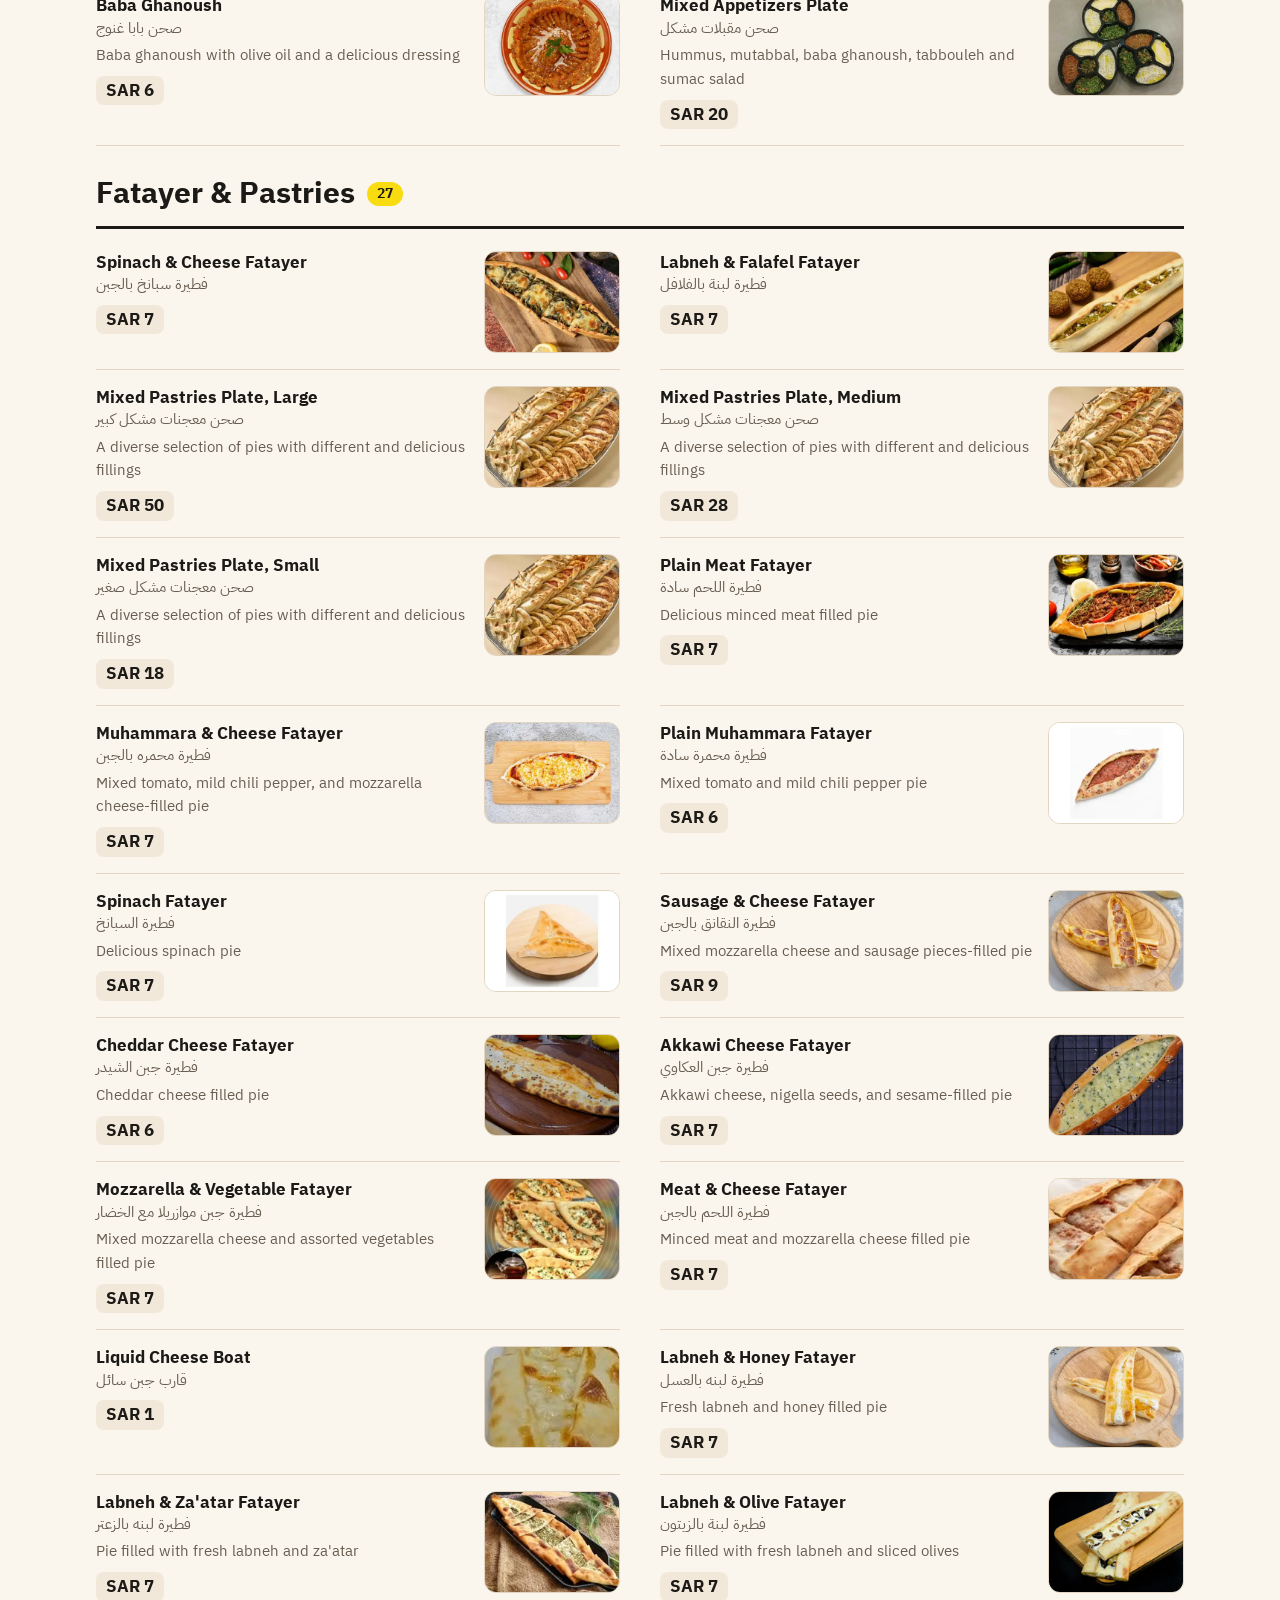
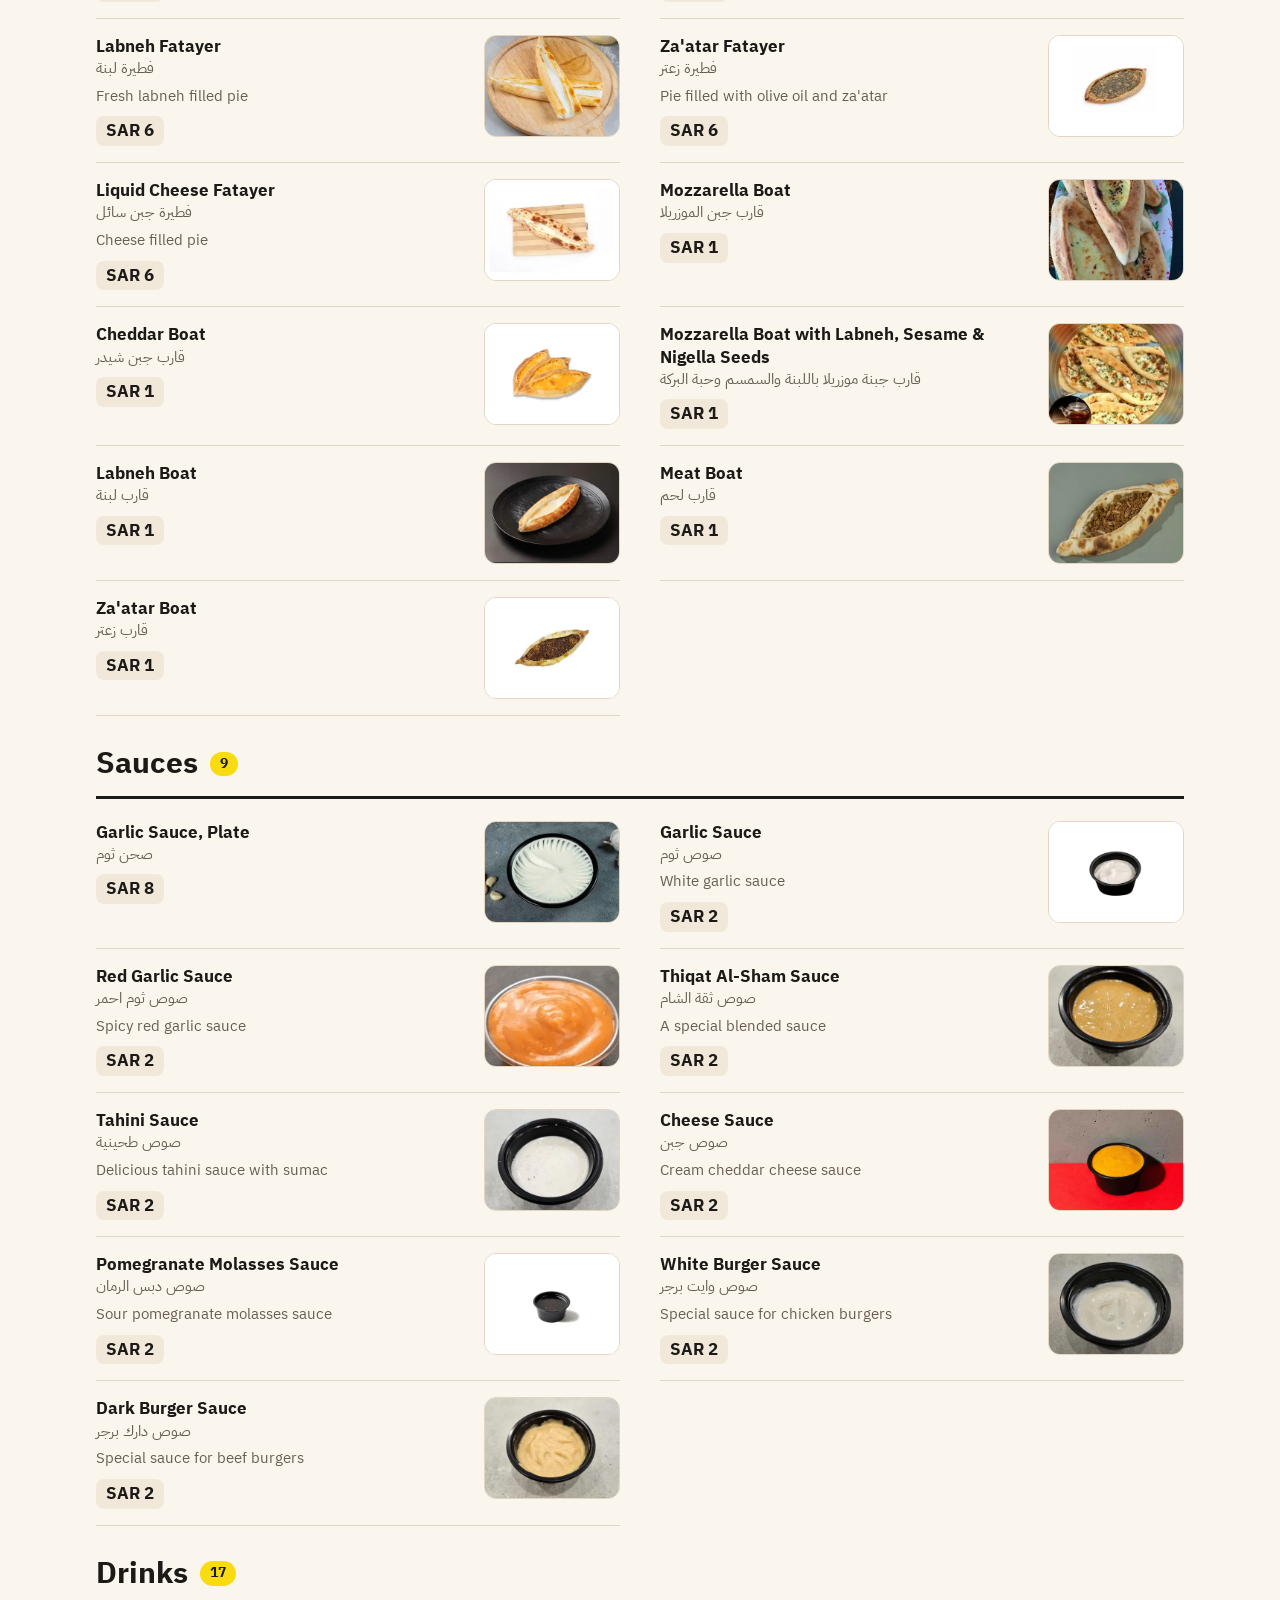
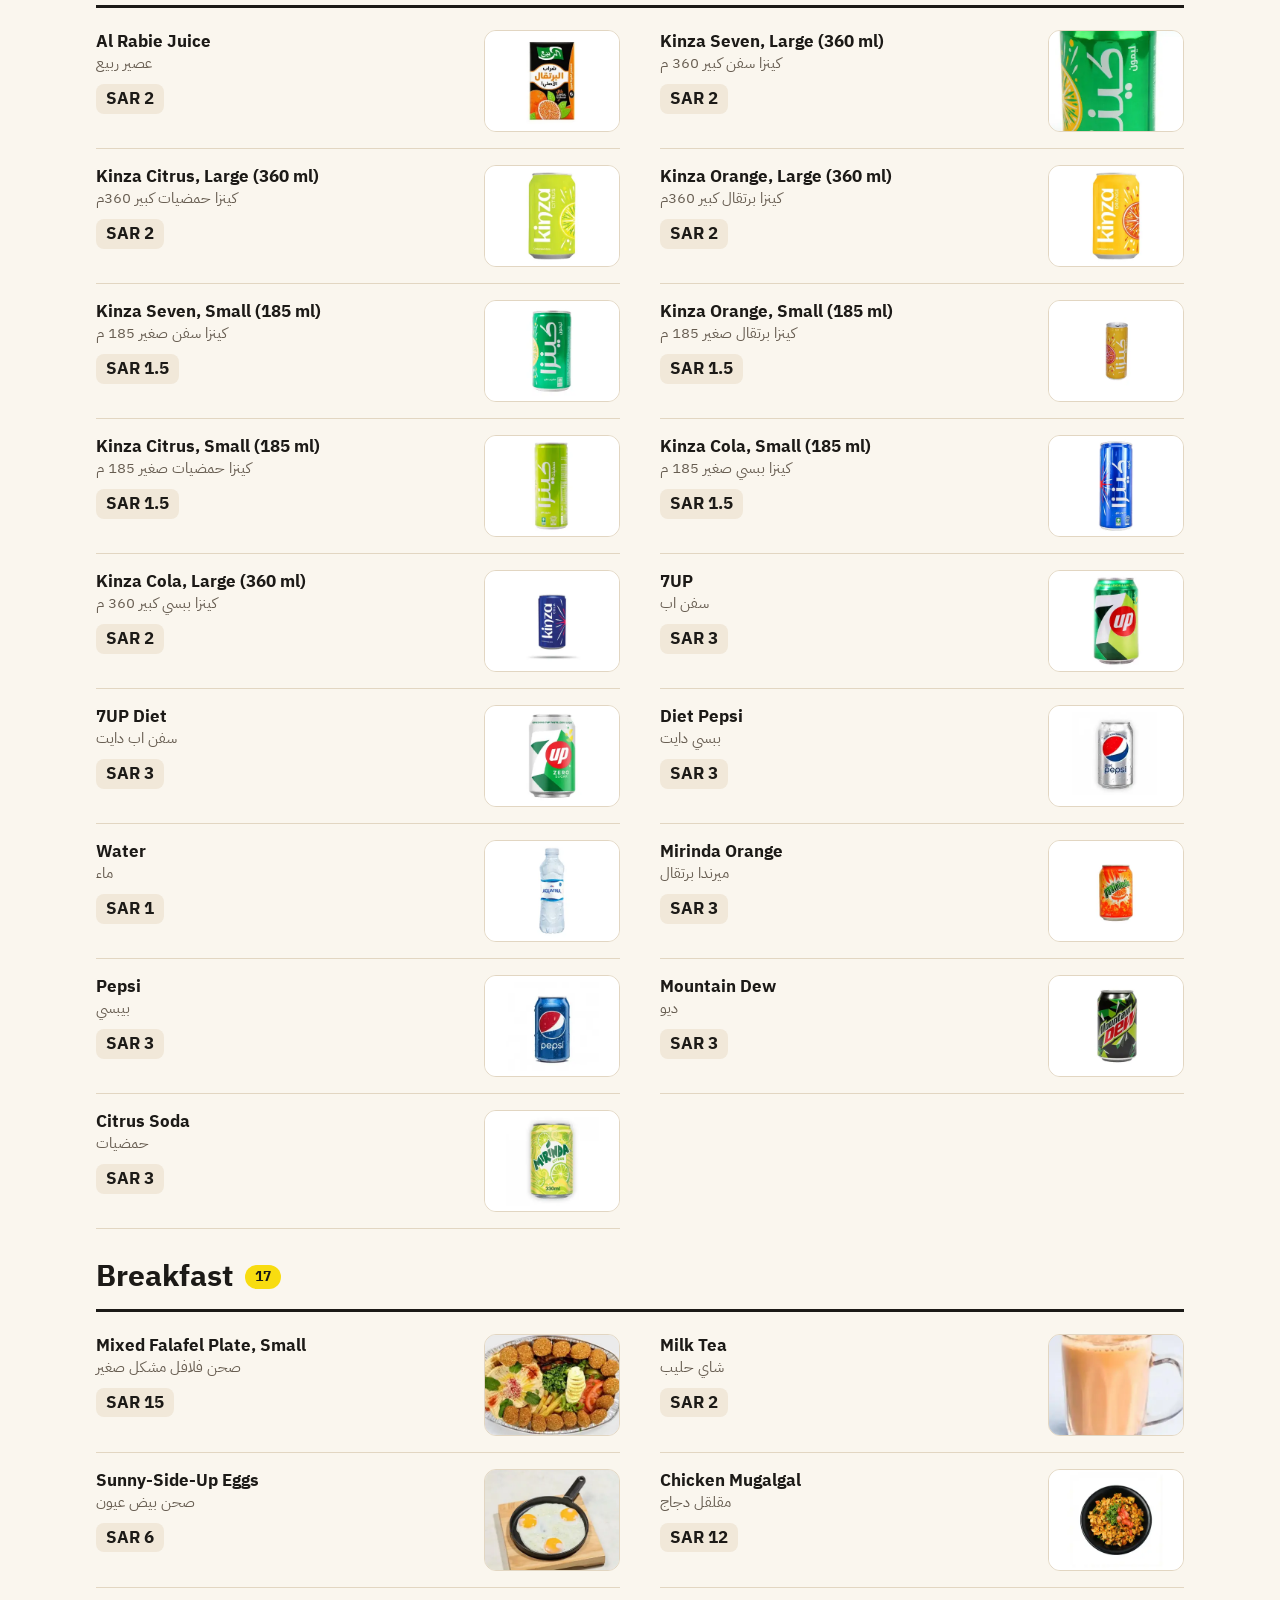
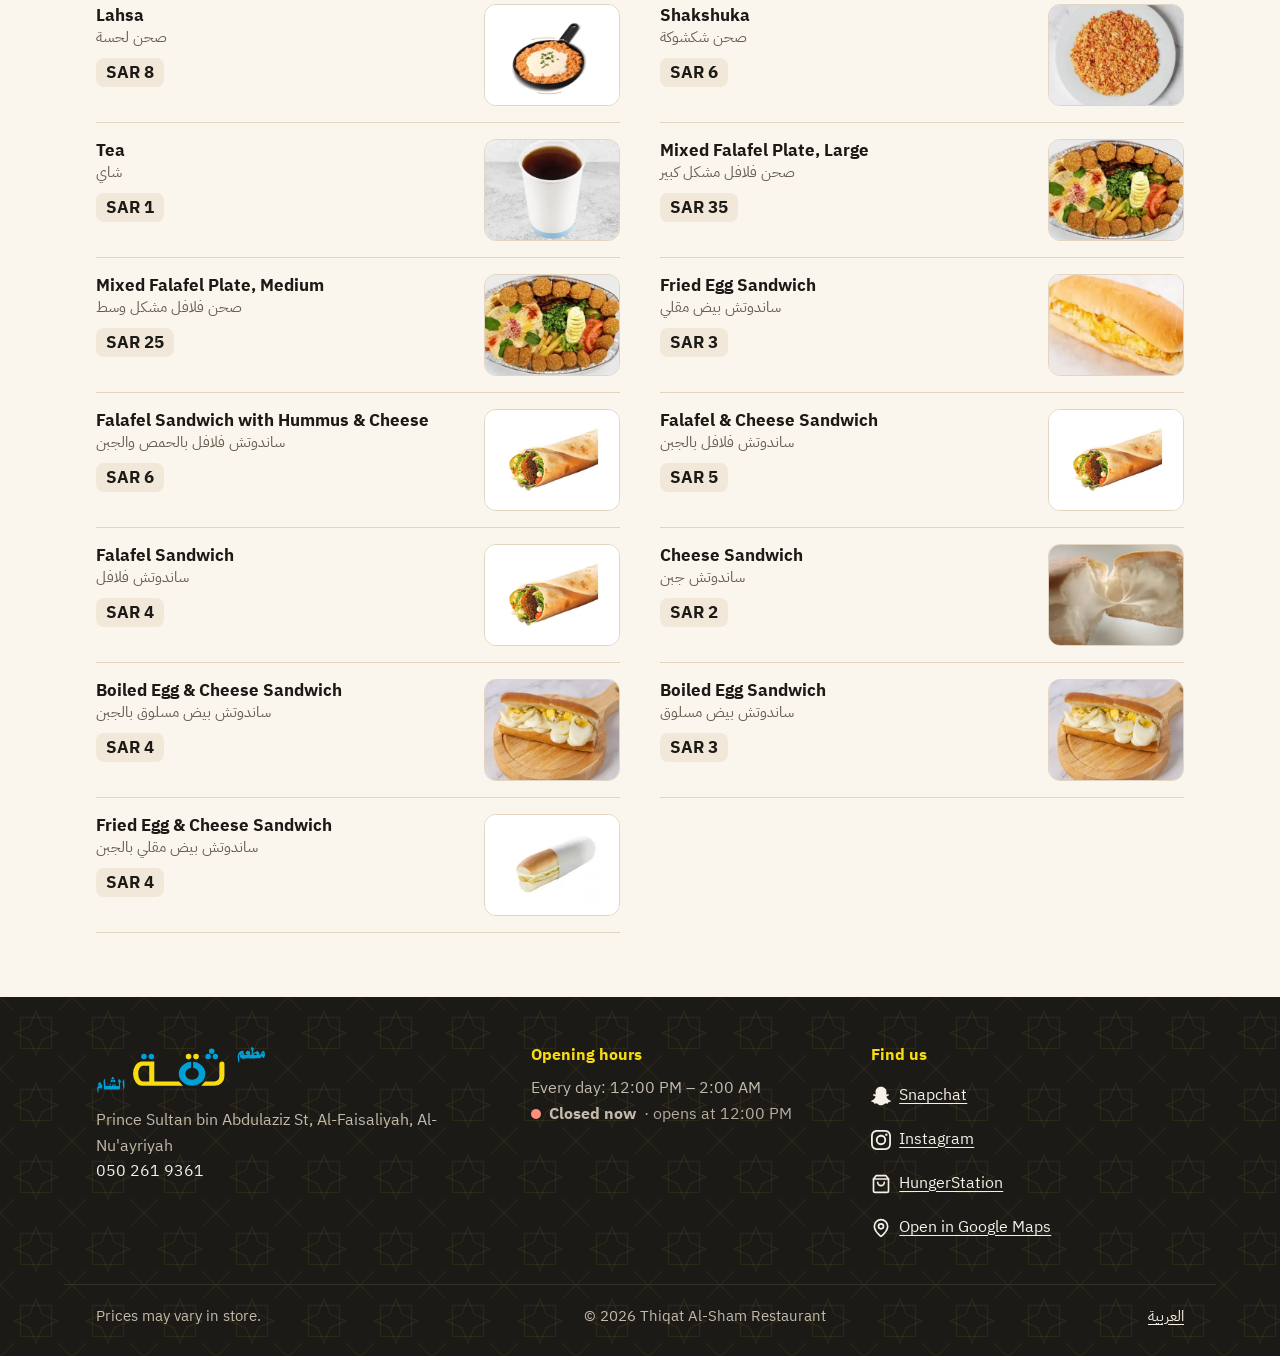
<file: en/menu.html>
<!doctype html>
<html lang="en" dir="ltr" data-root="../">
<head>
<meta charset="utf-8">
<meta name="viewport" content="width=device-width, initial-scale=1">
<title>Menu &amp; Prices | Thiqat Al-Sham Restaurant, Al-Nu&#x27;ayriyah</title>
<meta name="description" content="The full Thiqat Al-Sham menu with prices: sandwiches, grill plates, shawarma, burgers, pizza, fatayer, appetizers, breakfast and drinks.">
<link rel="canonical" href="https://bloxforlife.github.io/theqah-restraunt/en/menu.html">
<link rel="alternate" hreflang="ar" href="https://bloxforlife.github.io/theqah-restraunt/menu.html">
<link rel="alternate" hreflang="en" href="https://bloxforlife.github.io/theqah-restraunt/en/menu.html">
<link rel="alternate" hreflang="x-default" href="https://bloxforlife.github.io/theqah-restraunt/menu.html">
<meta name="theme-color" content="#1c1a17">
<meta property="og:type" content="website">
<meta property="og:site_name" content="Thiqat Al-Sham Restaurant">
<meta property="og:title" content="Menu &amp; Prices | Thiqat Al-Sham Restaurant, Al-Nu&#x27;ayriyah">
<meta property="og:description" content="The full Thiqat Al-Sham menu with prices: sandwiches, grill plates, shawarma, burgers, pizza, fatayer, appetizers, breakfast and drinks.">
<meta property="og:url" content="https://bloxforlife.github.io/theqah-restraunt/en/menu.html">
<meta property="og:image" content="https://bloxforlife.github.io/theqah-restraunt/assets/img/og-image.jpg">
<meta property="og:image:width" content="1200">
<meta property="og:image:height" content="630">
<meta property="og:image:alt" content="Thiqat Al-Sham Restaurant storefront at night with its lit sign">
<meta property="og:locale" content="en_US">
<meta property="og:locale:alternate" content="ar_SA">
<meta name="twitter:card" content="summary_large_image">
<link rel="icon" href="../favicon.ico" sizes="48x48">
<link rel="icon" href="../favicon.svg" type="image/svg+xml">
<link rel="apple-touch-icon" href="../apple-touch-icon.png">
<link rel="manifest" href="../site.webmanifest">
<link rel="preload" href="../assets/fonts/plex-latin-400.woff2" as="font" type="font/woff2" crossorigin>
<link rel="preload" href="../assets/fonts/plex-latin-700.woff2" as="font" type="font/woff2" crossorigin>
<link rel="stylesheet" href="../assets/css/site.css">
<script src="../config.js" defer></script>
<script src="../assets/js/site.js" defer></script>
<script src="../assets/js/menu.js" defer></script>
</head>
<body class="has-action-bar">
<svg xmlns="http://www.w3.org/2000/svg" style="display:none"><symbol id="i-phone" viewBox="0 0 24 24" fill="none" stroke="currentColor" stroke-width="2" stroke-linecap="round" stroke-linejoin="round"><path d="M22 16.92v3a2 2 0 0 1-2.18 2 19.79 19.79 0 0 1-8.63-3.07 19.5 19.5 0 0 1-6-6 19.79 19.79 0 0 1-3.07-8.67A2 2 0 0 1 4.11 2h3a2 2 0 0 1 2 1.72 12.84 12.84 0 0 0 .7 2.81 2 2 0 0 1-.45 2.11L8.09 9.91a16 16 0 0 0 6 6l1.27-1.27a2 2 0 0 1 2.11-.45 12.84 12.84 0 0 0 2.81.7A2 2 0 0 1 22 16.92z"/></symbol><symbol id="i-whatsapp" viewBox="0 0 24 24" fill="currentColor"><path d="M17.472 14.382c-.297-.149-1.758-.867-2.03-.967-.273-.099-.471-.148-.67.15-.197.297-.767.966-.94 1.164-.173.199-.347.223-.644.075-.297-.15-1.255-.463-2.39-1.475-.883-.788-1.48-1.761-1.653-2.059-.173-.297-.018-.458.13-.606.134-.133.298-.347.446-.52.149-.174.198-.298.298-.497.099-.198.05-.371-.025-.52-.075-.149-.669-1.612-.916-2.207-.242-.579-.487-.5-.669-.51-.173-.008-.371-.01-.57-.01-.198 0-.52.074-.792.372-.272.297-1.04 1.016-1.04 2.479 0 1.462 1.065 2.875 1.213 3.074.149.198 2.096 3.2 5.077 4.487.709.306 1.262.489 1.694.625.712.227 1.36.195 1.871.118.571-.085 1.758-.719 2.006-1.413.248-.694.248-1.289.173-1.413-.074-.124-.272-.198-.57-.347m-5.421 7.403h-.004a9.87 9.87 0 01-5.031-1.378l-.361-.214-3.741.982.998-3.648-.235-.374a9.86 9.86 0 01-1.51-5.26c.001-5.45 4.436-9.884 9.888-9.884 2.64 0 5.122 1.03 6.988 2.898a9.825 9.825 0 012.893 6.994c-.003 5.45-4.437 9.884-9.885 9.884m8.413-18.297A11.815 11.815 0 0012.05 0C5.495 0 .16 5.335.157 11.892c0 2.096.547 4.142 1.588 5.945L.057 24l6.305-1.654a11.882 11.882 0 005.683 1.448h.005c6.554 0 11.89-5.335 11.893-11.893a11.821 11.821 0 00-3.48-8.413Z"/></symbol><symbol id="i-snapchat" viewBox="0 0 24 24" fill="currentColor"><path d="M12.206.793c.99 0 4.347.276 5.93 3.821.529 1.193.403 3.219.299 4.847l-.003.06c-.012.18-.022.345-.03.51.075.045.203.09.401.09.3-.016.659-.12 1.033-.301.165-.088.344-.104.464-.104.182 0 .359.029.509.09.45.149.734.479.734.838.015.449-.39.839-1.213 1.168-.089.029-.209.075-.344.119-.45.135-1.139.36-1.333.81-.09.224-.061.524.12.868l.015.015c.06.136 1.526 3.475 4.791 4.014.255.044.435.27.42.509 0 .075-.015.149-.045.225-.24.569-1.273.988-3.146 1.271-.059.091-.12.375-.164.57-.029.179-.074.36-.134.553-.076.271-.27.405-.555.405h-.03c-.135 0-.313-.031-.538-.074-.36-.075-.765-.135-1.273-.135-.3 0-.599.015-.913.074-.6.104-1.123.464-1.723.884-.853.599-1.826 1.288-3.294 1.288-.06 0-.119-.015-.18-.015h-.149c-1.468 0-2.427-.675-3.279-1.288-.599-.42-1.107-.779-1.707-.884-.314-.045-.629-.074-.928-.074-.54 0-.958.089-1.272.149-.211.043-.391.074-.54.074-.374 0-.523-.224-.583-.42-.061-.192-.09-.389-.135-.567-.046-.181-.105-.494-.166-.57-1.918-.222-2.95-.642-3.189-1.226-.031-.063-.052-.15-.055-.225-.015-.243.165-.465.42-.509 3.264-.54 4.73-3.879 4.791-4.02l.016-.029c.18-.345.224-.645.119-.869-.195-.434-.884-.658-1.332-.809-.121-.029-.24-.074-.346-.119-1.107-.435-1.257-.93-1.197-1.273.09-.479.674-.793 1.168-.793.146 0 .27.029.383.074.42.194.789.3 1.104.3.234 0 .384-.06.465-.105l-.046-.569c-.098-1.626-.225-3.651.307-4.837C7.392 1.077 10.739.807 11.727.807l.419-.015h.06z"/></symbol><symbol id="i-instagram" viewBox="0 0 24 24" fill="currentColor"><path d="M7.0301.084c-1.2768.0602-2.1487.264-2.911.5634-.7888.3075-1.4575.72-2.1228 1.3877-.6652.6677-1.075 1.3368-1.3802 2.127-.2954.7638-.4956 1.6365-.552 2.914-.0564 1.2775-.0689 1.6882-.0626 4.947.0062 3.2586.0206 3.6671.0825 4.9473.061 1.2765.264 2.1482.5635 2.9107.308.7889.72 1.4573 1.388 2.1228.6679.6655 1.3365 1.0743 2.1285 1.38.7632.295 1.6361.4961 2.9134.552 1.2773.056 1.6884.069 4.9462.0627 3.2578-.0062 3.668-.0207 4.9478-.0814 1.28-.0607 2.147-.2652 2.9098-.5633.7889-.3086 1.4578-.72 2.1228-1.3881.665-.6682 1.0745-1.3378 1.3795-2.1284.2957-.7632.4966-1.636.552-2.9124.056-1.2809.0692-1.6898.063-4.948-.0063-3.2583-.021-3.6668-.0817-4.9465-.0607-1.2797-.264-2.1487-.5633-2.9117-.3084-.7889-.72-1.4568-1.3876-2.1228C21.2982 1.33 20.628.9208 19.8378.6165 19.074.321 18.2017.1197 16.9244.0645 15.6471.0093 15.236-.005 11.977.0014 8.718.0076 8.31.0215 7.0301.0839m.1402 21.6932c-1.17-.0509-1.8053-.2453-2.2287-.408-.5606-.216-.96-.4771-1.3819-.895-.422-.4178-.6811-.8186-.9-1.378-.1644-.4234-.3624-1.058-.4171-2.228-.0595-1.2645-.072-1.6442-.079-4.848-.007-3.2037.0053-3.583.0607-4.848.05-1.169.2456-1.805.408-2.2282.216-.5613.4762-.96.895-1.3816.4188-.4217.8184-.6814 1.3783-.9003.423-.1651 1.0575-.3614 2.227-.4171 1.2655-.06 1.6447-.072 4.848-.079 3.2033-.007 3.5835.005 4.8495.0608 1.169.0508 1.8053.2445 2.228.408.5608.216.96.4754 1.3816.895.4217.4194.6816.8176.9005 1.3787.1653.4217.3617 1.056.4169 2.2263.0602 1.2655.0739 1.645.0796 4.848.0058 3.203-.0055 3.5834-.061 4.848-.051 1.17-.245 1.8055-.408 2.2294-.216.5604-.4763.96-.8954 1.3814-.419.4215-.8181.6811-1.3783.9-.4224.1649-1.0577.3617-2.2262.4174-1.2656.0595-1.6448.072-4.8493.079-3.2045.007-3.5825-.006-4.848-.0608M16.953 5.5864A1.44 1.44 0 1 0 18.39 4.144a1.44 1.44 0 0 0-1.437 1.4424M5.8385 12.012c.0067 3.4032 2.7706 6.1557 6.173 6.1493 3.4026-.0065 6.157-2.7701 6.1506-6.1733-.0065-3.4032-2.771-6.1565-6.174-6.1498-3.403.0067-6.156 2.771-6.1496 6.1738M8 12.0077a4 4 0 1 1 4.008 3.9921A3.9996 3.9996 0 0 1 8 12.0077"/></symbol><symbol id="i-map-pin" viewBox="0 0 24 24" fill="none" stroke="currentColor" stroke-width="2" stroke-linecap="round" stroke-linejoin="round"><path d="M20 10c0 4.993-5.539 10.193-7.399 11.799a1 1 0 0 1-1.202 0C9.539 20.193 4 14.993 4 10a8 8 0 0 1 16 0"/><circle cx="12" cy="10" r="3"/></symbol><symbol id="i-clock" viewBox="0 0 24 24" fill="none" stroke="currentColor" stroke-width="2" stroke-linecap="round" stroke-linejoin="round"><circle cx="12" cy="12" r="10"/><polyline points="12 6 12 12 16 14"/></symbol><symbol id="i-search" viewBox="0 0 24 24" fill="none" stroke="currentColor" stroke-width="2" stroke-linecap="round" stroke-linejoin="round"><circle cx="11" cy="11" r="8"/><path d="m21 21-4.3-4.3"/></symbol><symbol id="i-navigation" viewBox="0 0 24 24" fill="none" stroke="currentColor" stroke-width="2" stroke-linecap="round" stroke-linejoin="round"><polygon points="3 11 22 2 13 21 11 13 3 11"/></symbol><symbol id="i-shopping-bag" viewBox="0 0 24 24" fill="none" stroke="currentColor" stroke-width="2" stroke-linecap="round" stroke-linejoin="round"><path d="M6 2 3 6v14a2 2 0 0 0 2 2h14a2 2 0 0 0 2-2V6l-3-4Z"/><path d="M3 6h18"/><path d="M16 10a4 4 0 0 1-8 0"/></symbol><symbol id="i-arrow-right" viewBox="0 0 24 24" fill="none" stroke="currentColor" stroke-width="2" stroke-linecap="round" stroke-linejoin="round"><path d="M5 12h14"/><path d="m12 5 7 7-7 7"/></symbol><symbol id="i-utensils-crossed" viewBox="0 0 24 24" fill="none" stroke="currentColor" stroke-width="2" stroke-linecap="round" stroke-linejoin="round"><path d="m16 2-2.3 2.3a3 3 0 0 0 0 4.2l1.8 1.8a3 3 0 0 0 4.2 0L22 8"/><path d="M15 15 3.3 3.3a4.2 4.2 0 0 0 0 6l7.3 7.3c.7.7 2 .7 2.8 0L15 15Zm0 0 7 7"/><path d="m2.1 21.8 6.4-6.3"/><path d="m19 5-7 7"/></symbol></svg>
<a class="skip" href="#main">Skip to content</a>
<header class="site-header">
  <div class="wrap header-inner">
    <a class="brand" href="./"><img src="../assets/img/logo.svg" width="200" height="58" alt="Thiqat Al-Sham Restaurant: home"></a>
    <nav class="main-nav" aria-label="Main">
      <a href="menu.html" aria-current="page">Menu</a>
      <a class="nav-extra" href="./#order">Order</a>
      <a class="nav-extra" href="./#visit">Location & hours</a>
    </nav>
    <a class="lang-link" href="../menu.html" hreflang="ar" lang="ar">العربية</a>
  </div>
</header>
<main id="main">
  <section class="menu-hero on-night" aria-labelledby="menu-title">
    <div class="wrap">
      <h1 id="menu-title">Menu</h1>
      <p class="lead">Sandwiches, grill and shawarma plates, burgers, pizza, fatayer, appetizers, breakfast and drinks.</p>
      <p class="price-note"><svg class="icon icon-line" aria-hidden="true" focusable="false"><use href="#i-clock"/></svg><span data-price-note>Prices may vary in store.</span></p>
      <p class="status" data-open-status aria-live="polite"></p>
      <div class="cta-row">
        <a class="btn btn-call" data-link="call" href="#"><svg class="icon icon-line" aria-hidden="true" focusable="false"><use href="#i-phone"/></svg><span>Call to order</span></a>
        <a class="btn btn-wa" data-link="whatsapp" data-link-box href="#"><svg class="icon " aria-hidden="true" focusable="false"><use href="#i-whatsapp"/></svg><span>Order on WhatsApp</span></a>
      </div>
    </div>
  </section>
  <div class="menu-tools">
    <div class="wrap">
      <form class="search" role="search" action="#">
        <label class="sr-only" for="menu-search">Search the menu</label>
        <svg class="icon icon-line" aria-hidden="true" focusable="false"><use href="#i-search"/></svg>
        <input id="menu-search" type="search" placeholder="Search: shawarma, za&#x27;atar, pizza…" autocomplete="off" enterkeyhint="search">
      </form>
      <nav class="cat-nav" aria-label="Menu sections"><ul data-cat-nav></ul></nav>
    </div>
  </div>
  <div class="wrap menu-body">
    <p class="result-count" data-result-count aria-live="polite"></p>
    <div data-menu><p class="loading">Loading the menu…</p></div>
    <noscript><p class="menu-error">To see the menu, please turn on JavaScript, or call us to order.</p></noscript>
  </div>
</main>
<footer class="site-footer on-night">
  <div class="wrap footer-grid">
    <div>
      <img class="footer-logo" src="../assets/img/logo.svg" width="170" height="50" alt="Thiqat Al-Sham Restaurant" loading="lazy">
      <p data-text="address"></p>
      <p><a data-link="call" href="#"><span class="ltr" data-text="phone"></span></a></p>
    </div>
    <div>
      <h2>Opening hours</h2>
      <p data-hours-summary></p>
      <p class="status" data-open-status aria-live="polite"></p>
    </div>
    <div>
      <h2>Find us</h2>
      <ul class="footer-links">
        <li data-link-box><a data-link="snapchat" href="#"><svg class="icon " aria-hidden="true" focusable="false"><use href="#i-snapchat"/></svg>Snapchat</a></li>
        <li data-link-box><a data-link="instagram" href="#"><svg class="icon " aria-hidden="true" focusable="false"><use href="#i-instagram"/></svg>Instagram</a></li>
        <li data-link-box><a data-link="hungerstation" href="#"><svg class="icon icon-line" aria-hidden="true" focusable="false"><use href="#i-shopping-bag"/></svg>HungerStation</a></li>
        <li data-link-box><a data-link="maps" href="#"><svg class="icon icon-line" aria-hidden="true" focusable="false"><use href="#i-map-pin"/></svg>Open in Google Maps</a></li>
      </ul>
    </div>
  </div>
  <div class="wrap footer-bottom">
    <p>Prices may vary in store.</p>
    <p>© <span data-year>2026</span> Thiqat Al-Sham Restaurant</p>
    <a href="../menu.html" hreflang="ar" lang="ar">العربية</a>
  </div>
</footer>
<nav class="action-bar" aria-label="Quick contact">
  <a class="ab-call" data-link="call" href="#"><svg class="icon icon-line" aria-hidden="true" focusable="false"><use href="#i-phone"/></svg><span>Call</span></a>
  <a class="ab-wa" data-link="whatsapp" data-link-box href="#"><svg class="icon " aria-hidden="true" focusable="false"><use href="#i-whatsapp"/></svg><span>WhatsApp</span></a>
  <a data-link="directions" href="#"><svg class="icon icon-line" aria-hidden="true" focusable="false"><use href="#i-navigation"/></svg><span>Directions</span></a>
</nav>
</body>
</html>
</file>
<file: assets/css/site.css>
/* Thiqat Al-Sham — site styles
   Colours come from the logo: blue #00A0D4 and yellow #F8DC10, on warm charcoal and cream.
   Layout uses logical properties (inline-start/end), so the same CSS works for Arabic (RTL) and English (LTR). */

/* ---------- fonts (self-hosted, Open Font License) ---------- */
@font-face {
  font-family: "Plex Arabic"; font-weight: 400; font-display: swap;
  src: url("../fonts/plex-arabic-400.woff2") format("woff2");
  unicode-range: U+0600-06FF, U+0750-077F, U+0870-0891, U+0897-08E1, U+08E3-08FF, U+200C-200E, U+2010-2011, U+204F, U+2E41, U+FB50-FDFF, U+FE70-FE74, U+FE76-FEFC;
}
@font-face {
  font-family: "Plex Arabic"; font-weight: 700; font-display: swap;
  src: url("../fonts/plex-arabic-700.woff2") format("woff2");
  unicode-range: U+0600-06FF, U+0750-077F, U+0870-0891, U+0897-08E1, U+08E3-08FF, U+200C-200E, U+2010-2011, U+204F, U+2E41, U+FB50-FDFF, U+FE70-FE74, U+FE76-FEFC;
}
@font-face {
  font-family: "Plex Arabic"; font-weight: 400; font-display: swap;
  src: url("../fonts/plex-latin-400.woff2") format("woff2");
  unicode-range: U+0000-00FF, U+0131, U+0152-0153, U+02BB-02BC, U+02C6, U+02DA, U+02DC, U+0304, U+0308, U+0329, U+2000-206F, U+20AC, U+2122, U+2191, U+2193, U+2212, U+2215, U+FEFF, U+FFFD;
}
@font-face {
  font-family: "Plex Arabic"; font-weight: 700; font-display: swap;
  src: url("../fonts/plex-latin-700.woff2") format("woff2");
  unicode-range: U+0000-00FF, U+0131, U+0152-0153, U+02BB-02BC, U+02C6, U+02DA, U+02DC, U+0304, U+0308, U+0329, U+2000-206F, U+20AC, U+2122, U+2191, U+2193, U+2212, U+2215, U+FEFF, U+FFFD;
}
/* Arabic display headings: Noto Kufi Arabic ExtraBold, cut down to Arabic letters only */
@font-face {
  font-family: "Thiqa Kufi"; font-weight: 800; font-display: swap;
  src: url("../fonts/kufi-800.woff2") format("woff2");
  unicode-range: U+0600-06FF, U+200C-200F;
}

/* ---------- colours & sizes ---------- */
:root {
  --night: #1c1a17;
  --night-2: #26221e;
  --night-3: #35302a;
  --on-night: #f6f0e6;
  --on-night-muted: #c4baab;
  --cream: #faf6ee;
  --sand: #f1e8d9;
  --line: #e2d6c2;
  --ink: #1c1a17;
  --ink-2: #463e35;
  --muted: #675d51;
  --yellow: #f8dc10;
  --yellow-hover: #ffe843;
  --blue: #00a0d4;
  --blue-deep: #00719a;
  --blue-deeper: #005f82;
  --open: #6fd08c;
  --closed: #ff8f7a;
  --radius: 16px;
  --radius-sm: 10px;
  --wrap: 72rem;
  --gutter: clamp(16px, 4vw, 32px);
  --font: "Plex Arabic", "Segoe UI", Tahoma, system-ui, sans-serif;
  --display: "Thiqa Kufi", "Plex Arabic", "Segoe UI", Tahoma, system-ui, sans-serif;
  --tools-h: 120px;
  color-scheme: light;
}
html[lang="en"] { --display: "Plex Arabic", "Segoe UI", system-ui, sans-serif; }

/* ---------- base ---------- */
*, *::before, *::after { box-sizing: border-box; }
html { -webkit-text-size-adjust: 100%; }
@media (prefers-reduced-motion: reduce) {
  *, *::before, *::after { transition: none !important; animation: none !important; }
}
body {
  margin: 0;
  font-family: var(--font);
  font-size: 1rem;
  line-height: 1.7;
  color: var(--ink);
  background: var(--cream);
  text-rendering: optimizeLegibility;
}
html[lang="en"] body { line-height: 1.6; }
img { max-width: 100%; height: auto; display: block; }
a { color: var(--blue-deep); text-underline-offset: 3px; }
a:hover { color: var(--blue-deeper); }
h1, h2, h3 { line-height: 1.3; margin: 0; }
p { margin: 0; }
ul { margin: 0; padding: 0; list-style: none; }
svg.icon { width: 1.25em; height: 1.25em; flex: none; fill: currentColor; }
svg.icon-line { fill: none; stroke: currentColor; stroke-width: 2; stroke-linecap: round; stroke-linejoin: round; }
:focus-visible { outline: 3px solid var(--blue-deep); outline-offset: 3px; border-radius: 6px; }
.on-night :focus-visible, .site-header :focus-visible, .site-footer :focus-visible, .action-bar :focus-visible { outline-color: var(--yellow); }
[hidden] { display: none !important; }
.sr-only {
  position: absolute !important; width: 1px; height: 1px; padding: 0; margin: -1px;
  overflow: hidden; clip: rect(0 0 0 0); white-space: nowrap; border: 0;
}
.wrap { max-width: var(--wrap); margin-inline: auto; padding-inline: var(--gutter); }
.ltr { direction: ltr; unicode-bidi: isolate; display: inline-block; }

.skip {
  position: absolute; inset-inline-start: 12px; top: -100px; z-index: 100;
  background: var(--yellow); color: var(--ink); padding: 10px 16px; border-radius: var(--radius-sm);
  font-weight: 700; text-decoration: none;
}
.skip:focus { top: 12px; }

/* Damascene eight-point star lattice, very faint, used on the dark sections */
.on-night {
  background-color: var(--night);
  background-image: url("data:image/svg+xml,%3Csvg xmlns='http://www.w3.org/2000/svg' width='72' height='72' viewBox='0 0 72 72'%3E%3Cg fill='none' stroke='%23f8dc10' stroke-opacity='.07' stroke-width='1.2'%3E%3Cpath d='M36 14l6.4 15.6L58 36l-15.6 6.4L36 58l-6.4-15.6L14 36l15.6-6.4z'/%3E%3Crect x='20.5' y='20.5' width='31' height='31'/%3E%3Cpath d='M0 0l14 14M72 0L58 14M0 72l14-14M72 72L58 58'/%3E%3C/g%3E%3C/svg%3E");
  color: var(--on-night);
}

/* ---------- header ---------- */
.site-header { background: var(--night); color: var(--on-night); border-bottom: 1px solid var(--night-3); }
.header-inner { display: flex; align-items: center; gap: 12px; min-height: 68px; }
.brand { display: block; flex: none; padding-block: 8px; }
.brand img { width: 164px; height: auto; }
.main-nav { display: flex; gap: 4px; margin-inline-start: auto; }
.main-nav a, .lang-link {
  color: var(--on-night); text-decoration: none; font-weight: 700; font-size: .95rem;
  padding: 10px 12px; border-radius: var(--radius-sm); display: inline-flex; align-items: center; min-height: 44px;
}
.main-nav a:hover, .lang-link:hover { background: var(--night-3); color: var(--on-night); }
.main-nav a[aria-current="page"] { color: var(--yellow); }
.main-nav .nav-extra { display: none; }
.lang-link { border: 1px solid var(--night-3); gap: 6px; }
@media (max-width: 379px) {
  .header-inner { gap: 4px; }
  .brand img { width: 128px; }
  .main-nav a, .lang-link { padding: 8px 9px; font-size: .9rem; }
}
@media (min-width: 760px) {
  .brand img { width: 200px; }
  .main-nav .nav-extra { display: inline-flex; }
}

/* ---------- buttons ---------- */
.btn {
  display: inline-flex; align-items: center; justify-content: center; gap: 10px;
  min-height: 54px; padding: 12px 22px; border-radius: 999px;
  font: inherit; font-weight: 700; font-size: 1.05rem; text-decoration: none; cursor: pointer;
  border: 2px solid transparent; transition: background-color .15s, transform .15s;
}
.btn:active { transform: translateY(1px); }
.btn-call { background: var(--yellow); color: var(--ink); }
.btn-call:hover { background: var(--yellow-hover); color: var(--ink); }
.btn-wa { background: var(--blue-deep); color: #fff; }
.btn-wa:hover { background: var(--blue-deeper); color: #fff; }
.btn-ghost { border-color: currentColor; color: inherit; background: transparent; }
.btn-ghost:hover { background: rgba(255, 255, 255, .08); color: inherit; }
.btn-dark { background: var(--night); color: var(--on-night); }
.btn-dark:hover { background: var(--night-3); color: var(--on-night); }
.btn-line { border-color: var(--ink); color: var(--ink); background: transparent; }
.btn-line:hover { background: var(--sand); color: var(--ink); }

/* ---------- open / closed badge ---------- */
.status { display: inline-flex; align-items: center; flex-wrap: wrap; gap: 0 8px; font-size: .98rem; min-height: 1.7em; }
.status-dot { width: 10px; height: 10px; border-radius: 50%; background: var(--on-night-muted); flex: none; }
.status.is-open .status-dot { background: var(--open); box-shadow: 0 0 0 4px rgba(111, 208, 140, .18); }
.status.is-closed .status-dot { background: var(--closed); }
.status-detail { opacity: .92; }
.status-light.is-open .status-dot { background: #17803a; box-shadow: 0 0 0 4px rgba(23, 128, 58, .15); }
.status-light.is-closed .status-dot { background: #c0392b; }
.status-pill { background: var(--night-2); border: 1px solid var(--night-3); padding: 6px 14px; border-radius: 999px; }

/* ---------- hero ---------- */
.hero { padding-block: 36px 56px; overflow: hidden; }
.hero-grid { display: grid; gap: 36px; align-items: center; }
.eyebrow { color: var(--yellow); font-weight: 700; letter-spacing: .01em; margin-bottom: 12px; }
.hero h1 {
  font-family: var(--display); font-weight: 800;
  font-size: clamp(2rem, 7.4vw, 3.1rem); line-height: 1.35; letter-spacing: 0; text-wrap: balance;
}
html[lang="en"] .hero h1 { font-weight: 700; line-height: 1.12; letter-spacing: -.01em; }
.hero h1 .accent { color: var(--yellow); }
.hero .lead { color: var(--on-night-muted); font-size: clamp(1.05rem, 2.6vw, 1.2rem); margin-top: 16px; max-width: 34em; }
.hero .status { margin-top: 22px; }
.cta-row { display: flex; flex-wrap: wrap; gap: 12px; margin-top: 22px; }
.cta-row .btn { flex: 1 1 200px; }
.text-link {
  display: inline-flex; align-items: center; gap: 6px; margin-top: 18px; font-weight: 700;
  color: var(--on-night); text-decoration-color: var(--yellow); text-decoration-thickness: 2px; min-height: 44px;
}
.text-link:hover { color: var(--yellow); }
html[dir="rtl"] .flip { transform: scaleX(-1); }

/* round-topped arch, like a Damascene doorway */
.arch {
  margin: 0; border-radius: 999px 999px var(--radius) var(--radius); overflow: hidden;
  box-shadow: 0 0 0 6px var(--night), 0 0 0 8px var(--yellow);
  background: var(--night-2);
}
.hero-photo { width: min(78%, 360px); justify-self: center; aspect-ratio: 3 / 4; }
.hero-photo img { width: 100%; height: 100%; object-fit: cover; }
@media (min-width: 860px) {
  .hero { padding-block: 64px 88px; }
  .hero-grid { grid-template-columns: 1.15fr .85fr; gap: 56px; }
  .hero-photo { width: 100%; max-width: 400px; }
  .cta-row .btn { flex: 0 1 auto; }
}

/* ---------- sections ---------- */
.section { padding-block: 56px; }
.section-head { display: flex; flex-wrap: wrap; align-items: end; justify-content: space-between; gap: 8px 24px; margin-bottom: 28px; }
.section h2, .section-title {
  font-family: var(--display); font-weight: 800; font-size: clamp(1.6rem, 4.6vw, 2.3rem);
}
html[lang="en"] .section h2, html[lang="en"] .section-title { font-weight: 700; letter-spacing: -.01em; }
.section-sub { color: var(--muted); }
.on-night .section-sub { color: var(--on-night-muted); }
.rule { width: 56px; height: 4px; background: var(--yellow); border-radius: 4px; margin-top: 12px; }
@media (min-width: 860px) { .section { padding-block: 84px; } }

/* kitchen tiles */
.tiles { display: grid; gap: 18px; grid-template-columns: 1fr; }
@media (min-width: 560px) { .tiles { grid-template-columns: 1fr 1fr; } }
@media (min-width: 1000px) { .tiles { grid-template-columns: repeat(4, 1fr); } }
.tile a {
  display: flex; flex-direction: column; height: 100%; text-decoration: none; color: var(--ink);
  background: #fff; border: 1px solid var(--line); border-radius: var(--radius); overflow: hidden;
  transition: transform .2s, box-shadow .2s;
}
.tile a:hover { transform: translateY(-3px); box-shadow: 0 14px 30px -18px rgba(28, 26, 23, .45); color: var(--ink); }
.tile img { width: 100%; aspect-ratio: 4 / 5; object-fit: cover; background: var(--sand); }
@media (max-width: 559px) { .tile img { aspect-ratio: 4 / 3.4; } }
.tile-text { padding: 16px 18px 20px; display: flex; flex-direction: column; gap: 6px; flex: 1; }
.tile h3 { font-family: var(--display); font-weight: 800; font-size: 1.3rem; }
html[lang="en"] .tile h3 { font-weight: 700; }
.tile p { color: var(--muted); font-size: .97rem; }
.tile .quote { color: var(--blue-deep); font-weight: 700; }
.tile-more { margin-top: auto; padding-top: 8px; font-weight: 700; color: var(--blue-deep); display: inline-flex; align-items: center; gap: 6px; }

/* order */
.order { background: var(--sand); }
.order-grid { display: grid; gap: 14px; grid-template-columns: 1fr; }
@media (min-width: 760px) { .order-grid { grid-template-columns: repeat(3, 1fr); } }
.order-card {
  display: grid; grid-template-columns: auto 1fr; align-items: center; gap: 4px 16px;
  padding: 20px; border-radius: var(--radius); text-decoration: none; min-height: 96px;
  border: 2px solid transparent; transition: transform .15s;
}
.order-card:hover { transform: translateY(-2px); }
.order-card .oc-icon { grid-row: span 2; width: 52px; height: 52px; border-radius: 50%; display: grid; place-items: center; }
.order-card .oc-icon svg { width: 26px; height: 26px; }
.order-card .oc-title { font-weight: 700; font-size: 1.15rem; }
.order-card .oc-detail { font-size: .97rem; }
.oc-call { background: var(--yellow); color: var(--ink); }
.oc-call:hover { color: var(--ink); background: var(--yellow-hover); }
.oc-call .oc-icon { background: var(--night); color: var(--yellow); }
.oc-call .oc-detail { font-weight: 700; font-size: 1.15rem; }
.oc-wa { background: var(--blue-deep); color: #fff; }
.oc-wa:hover { color: #fff; background: var(--blue-deeper); }
.oc-wa .oc-icon { background: #fff; color: var(--blue-deep); }
.oc-app { background: #fff; color: var(--ink); border-color: var(--line); }
.oc-app:hover { color: var(--ink); border-color: var(--ink); }
.oc-app .oc-icon { background: var(--sand); color: var(--ink); }
.order .note { margin-top: 18px; color: var(--muted); font-size: .95rem; }

/* visit */
.visit-grid { display: grid; gap: 28px; }
@media (min-width: 900px) {
  .visit-grid { grid-template-columns: 1fr 1.1fr; gap: 40px 56px; }
  .visit-photo { grid-column: 2; grid-row: 1; }
  .visit-map { grid-column: 1 / -1; }
}
.visit-info h3 { font-weight: 700; font-size: 1.1rem; margin-top: 28px; margin-bottom: 8px; }
.address { font-size: 1.15rem; font-weight: 700; margin-top: 14px; }
.plus-code { color: var(--muted); margin-top: 4px; }
.hours { border-collapse: collapse; width: 100%; max-width: 26rem; margin-top: 10px; }
.hours th, .hours td { text-align: start; padding: 10px 12px; border-bottom: 1px solid var(--line); font-weight: 400; }
.hours th { font-weight: 700; }
.hours tr.is-today { background: #fff; }
.hours tr.is-today th::after { content: ""; display: inline-block; width: 8px; height: 8px; border-radius: 50%; background: var(--blue); margin-inline-start: 8px; vertical-align: middle; }
.visit .cta-row .btn { flex: 0 1 auto; }
.visit-photo { margin: 0; align-self: start; }
.visit-photo img { border-radius: var(--radius); background: var(--sand); }
.visit-photo img { width: 100%; aspect-ratio: 16 / 9; object-fit: cover; }
.visit-photo figcaption { font-size: .88rem; color: var(--muted); padding: 8px 2px 0; background: var(--cream); }
.visit-map { border-radius: var(--radius); overflow: hidden; border: 1px solid var(--line); background: var(--sand); }
.visit-map iframe { display: block; width: 100%; height: 340px; border: 0; }

/* snapchat strip */
.snap-grid { display: grid; gap: 14px; grid-template-columns: 1fr 1fr; }
.snap-grid figure { margin: 0; border-radius: var(--radius); overflow: hidden; background: var(--night-2); }
.snap-grid img { width: 100%; aspect-ratio: 3 / 4; object-fit: cover; }
.snap-card {
  grid-column: 1 / -1; display: flex; flex-direction: column; justify-content: center; gap: 12px;
  padding: 24px; border-radius: var(--radius); background: var(--night-2); border: 1px solid var(--night-3);
}
.snap-card .handle { font-size: 1.35rem; font-weight: 700; color: var(--yellow); direction: ltr; text-align: start; }
html[dir="rtl"] .snap-card .handle { text-align: end; align-self: flex-start; }
.social-buttons { display: flex; flex-wrap: wrap; gap: 10px; }
.social-buttons .btn { min-height: 48px; font-size: 1rem; }
@media (min-width: 760px) {
  .snap-grid { grid-template-columns: 1fr 1fr 1.1fr; align-items: stretch; }
  .snap-card { grid-column: auto; }
}

/* ---------- footer ---------- */
.site-footer { padding-block: 48px 28px; }
.footer-grid { display: grid; gap: 28px; }
@media (min-width: 760px) { .footer-grid { grid-template-columns: 1.3fr 1fr 1fr; } }
.footer-logo { width: 170px; margin-bottom: 14px; }
.site-footer h2 { font-size: 1rem; font-weight: 700; color: var(--yellow); margin-bottom: 10px; }
.site-footer p, .site-footer li { color: var(--on-night-muted); }
.site-footer a { color: var(--on-night); }
.site-footer a:hover { color: var(--yellow); }
.footer-links li { margin-bottom: 4px; }
.footer-links a { display: inline-flex; align-items: center; gap: 8px; min-height: 40px; }
.footer-bottom {
  display: flex; flex-wrap: wrap; gap: 8px 24px; justify-content: space-between; align-items: center;
  border-top: 1px solid var(--night-3); margin-top: 32px; padding-top: 20px; font-size: .92rem;
}

/* ---------- mobile action bar ---------- */
.action-bar {
  position: fixed; inset-inline: 0; bottom: 0; z-index: 50;
  display: grid; grid-template-columns: 1fr 1fr 1fr; gap: 8px;
  padding: 10px 12px calc(10px + env(safe-area-inset-bottom));
  background: rgba(28, 26, 23, .97); border-top: 1px solid var(--night-3);
}
.action-bar a {
  display: flex; flex-direction: column; align-items: center; justify-content: center; gap: 2px;
  min-height: 52px; border-radius: 12px; text-decoration: none; font-weight: 700; font-size: .9rem;
  color: var(--on-night); background: var(--night-3);
}
.action-bar a svg { width: 22px; height: 22px; }
.action-bar .ab-call { background: var(--yellow); color: var(--ink); }
.action-bar .ab-wa { background: var(--blue-deep); color: #fff; }
.action-bar a:hover { filter: brightness(1.06); }
.has-action-bar { padding-bottom: calc(76px + env(safe-area-inset-bottom)); }
@media (min-width: 760px) {
  .action-bar { display: none; }
  .has-action-bar { padding-bottom: 0; }
}

/* ---------- menu page ---------- */
.menu-hero { padding-block: 32px 28px; }
.menu-hero h1 { font-family: var(--display); font-weight: 800; font-size: clamp(2rem, 6vw, 3rem); }
html[lang="en"] .menu-hero h1 { font-weight: 700; letter-spacing: -.01em; }
.menu-hero .lead { color: var(--on-night-muted); margin-top: 8px; max-width: 40em; }
.menu-hero .status { margin-top: 14px; }
.price-note {
  display: inline-flex; align-items: center; gap: 8px; margin-top: 16px; padding: 8px 14px; border-radius: 999px;
  background: var(--night-2); border: 1px solid var(--night-3); color: var(--on-night); font-size: .95rem;
}
.menu-hero .cta-row { margin-top: 18px; display: none; }
@media (min-width: 760px) { .menu-hero .cta-row { display: flex; } }
.menu-hero .cta-row .btn { flex: 0 1 auto; min-height: 48px; }

.menu-tools {
  position: sticky; top: 0; z-index: 40; background: rgba(250, 246, 238, .97);
  border-bottom: 1px solid var(--line); padding-block: 12px 0;
}
.search { position: relative; max-width: 34rem; }
.search svg { position: absolute; inset-inline-start: 14px; top: 50%; transform: translateY(-50%); width: 20px; height: 20px; color: var(--muted); pointer-events: none; }
.search input {
  width: 100%; min-height: 48px; padding-block: 10px; padding-inline: 44px 14px;
  font: inherit; font-size: 1rem; color: var(--ink); background: #fff;
  border: 2px solid var(--line); border-radius: 999px; outline: none;
}
.search input:focus { border-color: var(--blue-deep); box-shadow: 0 0 0 3px rgba(0, 113, 154, .18); }
.search input::placeholder { color: #7c7266; }
.cat-nav { overflow-x: auto; scrollbar-width: none; margin-inline: calc(var(--gutter) * -1); padding-inline: var(--gutter); }
.cat-nav::-webkit-scrollbar { display: none; }
.cat-nav ul { display: flex; gap: 8px; padding-block: 12px; width: max-content; min-height: 64px; }
.chip {
  display: inline-flex; align-items: center; min-height: 40px; padding: 6px 16px; border-radius: 999px;
  border: 1px solid var(--line); background: #fff; color: var(--ink); text-decoration: none; font-weight: 700; font-size: .95rem; white-space: nowrap;
}
.chip:hover { border-color: var(--ink); color: var(--ink); }
.chip.is-active { background: var(--night); border-color: var(--night); color: var(--yellow); }

.menu-body { padding-block: 8px 64px; }
.result-count { color: var(--muted); font-weight: 700; min-height: 1.7em; margin-top: 12px; }
.cat { scroll-margin-top: calc(var(--tools-h) + 8px); padding-top: 28px; }
.cat-title {
  font-family: var(--display); font-weight: 800; font-size: clamp(1.45rem, 4vw, 1.9rem);
  display: flex; align-items: center; gap: 12px; padding-bottom: 12px; border-bottom: 3px solid var(--night); margin-bottom: 6px;
}
html[lang="en"] .cat-title { font-weight: 700; }
.cat-count {
  font-family: var(--font); font-size: .85rem; font-weight: 700; color: var(--ink);
  background: var(--yellow); border-radius: 999px; padding: 0 10px; line-height: 1.8;
}
.items { display: grid; grid-template-columns: 1fr; column-gap: 40px; }
@media (min-width: 900px) { .items { grid-template-columns: 1fr 1fr; } }
.item {
  display: grid; grid-template-columns: 1fr auto; gap: 14px; align-items: start;
  padding-block: 16px; border-bottom: 1px solid var(--line);
}
.item-name { font-size: 1.07rem; font-weight: 700; }
.item-alt { color: var(--muted); font-size: .92rem; }
.item-desc { color: var(--muted); font-size: .93rem; margin-top: 4px; }
.item-meta { display: flex; flex-wrap: wrap; align-items: center; gap: 4px 12px; margin-top: 8px; }
.price { font-weight: 700; font-size: 1.08rem; color: var(--ink); }
.price > span[aria-hidden] { background: var(--sand); padding: 1px 10px; border-radius: 8px; display: inline-block; }
.kcal { color: var(--muted); font-size: .88rem; }
.tag { font-size: .82rem; font-weight: 700; color: #8a2c1d; background: #fbe3dc; padding: 1px 8px; border-radius: 6px; }
.is-unavailable .item-name, .is-unavailable .price { opacity: .6; }
.item-img {
  width: 116px; aspect-ratio: 4 / 3; height: auto; object-fit: cover; border-radius: 12px;
  background: #fff; border: 1px solid var(--line);
}
@media (min-width: 560px) { .item-img { width: 136px; } }
.item-img--none {
  display: block; background: var(--night) url("../../favicon.svg") center / 46px no-repeat; border-color: var(--night);
}
.no-results { padding: 40px 0; font-size: 1.1rem; color: var(--muted); text-align: center; }
.menu-error { padding: 40px 0; font-weight: 700; }
.loading { padding: 40px 0; color: var(--muted); }
/* keep the footer below the screen while the menu loads, so nothing jumps */
[data-menu]:has(.loading) { min-height: 160vh; }

/* ---------- 404 ---------- */
.notfound { min-height: 70vh; display: grid; place-items: center; text-align: center; padding-block: 64px; }
.notfound h1 { font-family: var(--display); font-size: clamp(1.8rem, 6vw, 2.6rem); font-weight: 800; }
.notfound p { color: var(--on-night-muted); margin-top: 10px; }
.notfound .cta-row { justify-content: center; }
.notfound .cta-row .btn { flex: 0 1 auto; }
</file>
